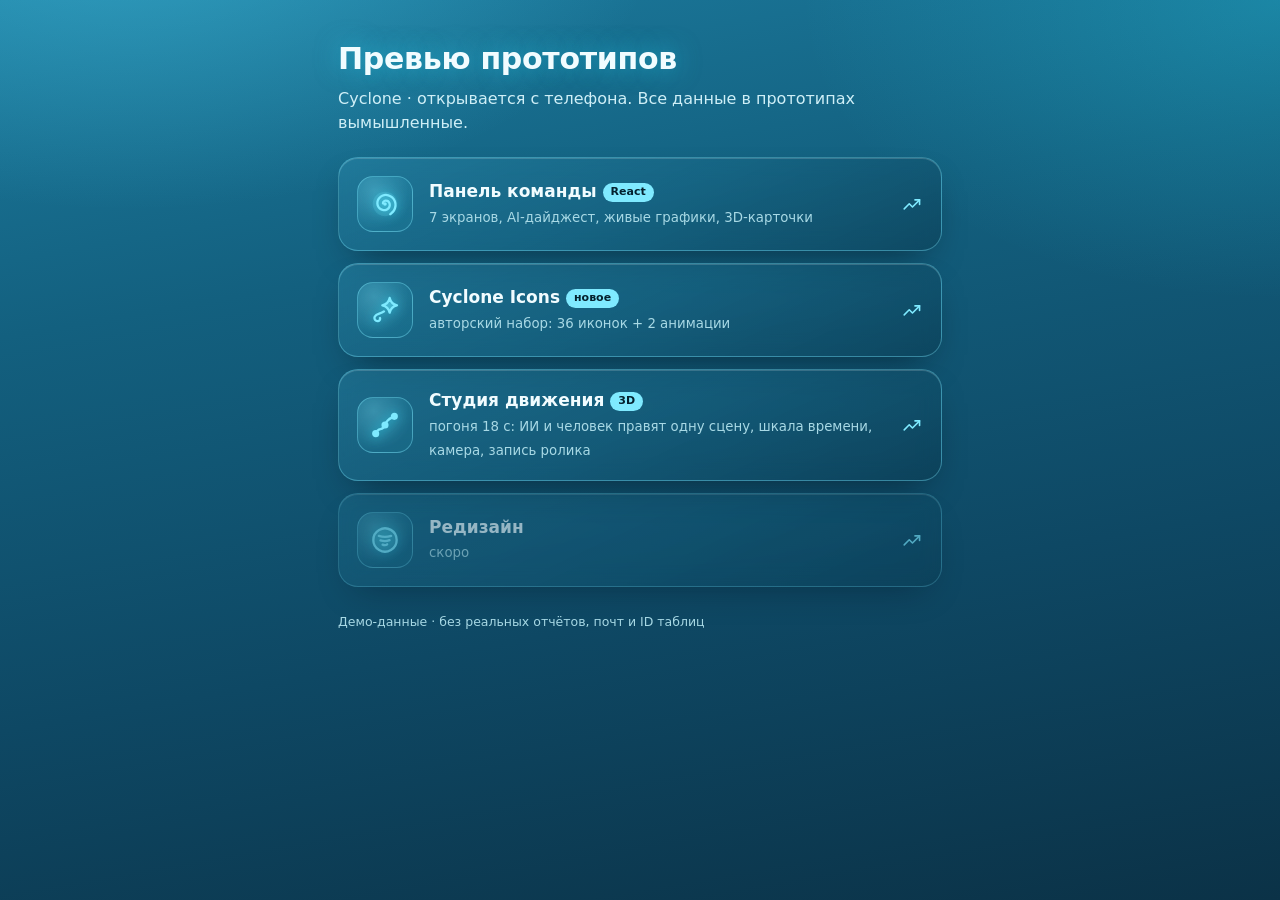
<file: index.html>
<!doctype html><html lang="ru"><head><meta charset="utf-8"><meta name="viewport" content="width=device-width,initial-scale=1,viewport-fit=cover">
<meta name="theme-color" content="#0B3247"><meta name="robots" content="noindex"><link rel="icon" type="image/svg+xml" href="data:image/svg+xml,%3Csvg xmlns='http://www.w3.org/2000/svg' viewBox='0 0 24 24'%3E%3Cdefs%3E%3ClinearGradient id='g' x1='0' y1='0' x2='0' y2='1'%3E%3Cstop offset='0' stop-color='%231C7B9E'/%3E%3Cstop offset='1' stop-color='%230B3247'/%3E%3C/linearGradient%3E%3C/defs%3E%3Crect width='24' height='24' rx='6' fill='url%28%23g%29'/%3E%3Cg class='cy-line' fill='none' stroke='%237FEAFF' stroke-width='2.1' stroke-linecap='round' stroke-linejoin='round'%3E%3Cpath d='M10.5 11.45C10.53 11.31 10.54 10.87 10.68 10.61C10.82 10.34 11.06 10.05 11.35 9.86C11.64 9.67 12.03 9.51 12.42 9.48C12.81 9.45 13.29 9.5 13.69 9.68C14.09 9.85 14.53 10.15 14.83 10.53C15.13 10.91 15.41 11.42 15.51 11.94C15.61 12.46 15.61 13.1 15.45 13.65C15.29 14.21 14.98 14.82 14.55 15.27C14.12 15.72 13.52 16.15 12.88 16.38C12.25 16.6 11.47 16.71 10.76 16.62C10.04 16.52 9.24 16.25 8.61 15.81C7.98 15.38 7.36 14.73 6.97 14.02C6.58 13.31 6.31 12.4 6.28 11.54C6.26 10.68 6.43 9.69 6.82 8.87C7.2 8.05 7.84 7.2 8.59 6.62C9.34 6.03 10.34 5.54 11.32 5.34C12.3 5.15 13.46 5.16 14.47 5.44C15.48 5.72 16.56 6.28 17.37 7.02C18.18 7.75 18.93 8.79 19.34 9.85C19.75 10.92 19.95 12.22 19.84 13.41C19.72 14.59 19.3 15.9 18.64 16.95C17.98 17.99 16.34 19.22 15.88 19.68'/%3E%3Cpath d='M12 12m-1.35 0a1.35 1.35 0 1 0 2.7 0a1.35 1.35 0 1 0 -2.7 0' fill='%237FEAFF' stroke='none'/%3E%3C/g%3E%3C/svg%3E"><title>Cyclone · превью прототипов</title><style>
*{box-sizing:border-box}body{margin:0;min-height:100vh;font:16px/1.5 system-ui,-apple-system,"Segoe UI",Roboto,sans-serif;color:#F1FCFF;
background:radial-gradient(900px 500px at 10% -10%,rgba(76,205,236,.45),transparent 60%),radial-gradient(800px 500px at 100% 0%,rgba(43,223,249,.25),transparent 60%),linear-gradient(170deg,#1C7B9E,#13607F 30%,#0E4864 65%,#0B3247);background-attachment:fixed}
.w{max-width:640px;margin:0 auto;padding:36px 18px 48px}h1{margin:0 0 6px;font-size:30px;letter-spacing:-.01em;text-shadow:0 0 24px rgba(43,223,249,.5)}p{margin:0 0 22px;color:#CFEFF7}
a.c{display:flex;align-items:center;gap:16px;padding:18px;margin:12px 0;border-radius:20px;text-decoration:none;color:inherit;background:linear-gradient(155deg,rgba(64,170,205,.24),rgba(26,104,134,.36) 50%,rgba(9,52,72,.45));
border:1px solid rgba(127,234,255,.35);box-shadow:0 16px 36px -18px rgba(1,16,26,.7),inset 0 1px 0 rgba(255,255,255,.16);backdrop-filter:blur(10px);-webkit-backdrop-filter:blur(10px);transition:transform .25s,box-shadow .25s,border-color .25s}
a.c:hover,a.c:focus-visible{transform:translateY(-3px);border-color:#7FEAFF;box-shadow:0 0 0 1px rgba(127,234,255,.5),0 0 26px rgba(43,223,249,.45)}
.i{display:grid;place-items:center;width:56px;height:56px;flex:none;border-radius:16px;color:#7FEAFF;background:radial-gradient(circle at 30% 25%,rgba(127,234,255,.32),rgba(43,223,249,.05) 70%);border:1px solid rgba(127,234,255,.4)}
svg{width:32px;height:32px;overflow:visible;filter:drop-shadow(0 0 6px rgba(43,223,249,.7))}b{display:block;font-size:17px}small{color:#A8D9E5}.go{margin-left:auto;width:22px;height:22px;color:#7FEAFF;filter:none}
.soon{opacity:.6}.tag{display:inline-block;margin-left:6px;padding:1px 8px;border-radius:999px;font-size:11px;font-weight:700;color:#04212E;background:#7FEAFF;vertical-align:2px}
footer{margin-top:26px;font-size:12.5px;color:#A8D9E5}</style></head><body>
<svg width="0" height="0" style="position:absolute" aria-hidden="true"><symbol id="cy-nav-overview" viewBox="0 0 24 24"><title>Обзор</title><g class="cy-duo"><path d="M21.2 12A9.2 9.2 0 1 1 21.2 11.98Z" fill="currentColor" opacity="0.16"/></g><g class="cy-line" fill="none" stroke="currentColor" stroke-width="1.75" stroke-linecap="round" stroke-linejoin="round"><path d="M10.5 11.45C10.53 11.31 10.54 10.87 10.68 10.61C10.82 10.34 11.06 10.05 11.35 9.86C11.64 9.67 12.03 9.51 12.42 9.48C12.81 9.45 13.29 9.5 13.69 9.68C14.09 9.85 14.53 10.15 14.83 10.53C15.13 10.91 15.41 11.42 15.51 11.94C15.61 12.46 15.61 13.1 15.45 13.65C15.29 14.21 14.98 14.82 14.55 15.27C14.12 15.72 13.52 16.15 12.88 16.38C12.25 16.6 11.47 16.71 10.76 16.62C10.04 16.52 9.24 16.25 8.61 15.81C7.98 15.38 7.36 14.73 6.97 14.02C6.58 13.31 6.31 12.4 6.28 11.54C6.26 10.68 6.43 9.69 6.82 8.87C7.2 8.05 7.84 7.2 8.59 6.62C9.34 6.03 10.34 5.54 11.32 5.34C12.3 5.15 13.46 5.16 14.47 5.44C15.48 5.72 16.56 6.28 17.37 7.02C18.18 7.75 18.93 8.79 19.34 9.85C19.75 10.92 19.95 12.22 19.84 13.41C19.72 14.59 19.3 15.9 18.64 16.95C17.98 17.99 16.34 19.22 15.88 19.68"/><path d="M12 12m-1.35 0a1.35 1.35 0 1 0 2.7 0a1.35 1.35 0 1 0 -2.7 0" fill="currentColor" stroke="none"/></g></symbol><symbol id="cy-nav-ideas" viewBox="0 0 24 24"><title>Идеи дня</title><g class="cy-duo"><path d="M15.5 3Q16.49 7.51 21 8.5Q16.49 9.49 15.5 14Q14.51 9.49 10 8.5Q14.51 7.51 15.5 3Z" fill="currentColor" opacity="0.32"/></g><g class="cy-line" fill="none" stroke="currentColor" stroke-width="1.75" stroke-linecap="round" stroke-linejoin="round"><path d="M15.5 3Q16.49 7.51 21 8.5Q16.49 9.49 15.5 14Q14.51 9.49 10 8.5Q14.51 7.51 15.5 3Z"/><path d="M11.2 13.1C8.6 15.2 5.6 14.6 4.4 16.9C3.5 18.7 4.9 20.6 6.8 20.3C8 20.1 8.6 19 8.2 18"/></g></symbol><symbol id="cy-nav-glm" viewBox="0 0 24 24"><title>GLM и токеномика</title><g class="cy-duo"><path d="M20.75 12A8.75 8.75 0 1 1 20.75 11.98Z" fill="currentColor" opacity="0.16"/></g><g class="cy-line" fill="none" stroke="currentColor" stroke-width="1.75" stroke-linecap="round" stroke-linejoin="round"><path d="M20.75 12A8.75 8.75 0 1 1 20.75 11.98Z"/><path d="M7.4 8.9Q12 10.5 16.6 8.9M8.6 12.3Q12.3 13.5 15.4 12.1M10.2 15.5Q12.4 16.3 13.6 15.2"/></g></symbol><symbol id="cy-metric-trend-up" viewBox="0 0 24 24"><title>Тренд вверх</title><g class="cy-line" fill="none" stroke="currentColor" stroke-width="1.75" stroke-linecap="round" stroke-linejoin="round"><path d="M3.5 17.25L9 11.75L12.5 15.25L20.25 7.5"/><path d="M15.25 7.5H20.25V12.5"/></g></symbol><symbol id="ms-path" viewBox="0 0 24 24"><title>Путь</title><g class="cy-line" fill="none" stroke="currentColor" stroke-width="1.75" stroke-linecap="round" stroke-linejoin="round"><path d="M5 18.5c2-6 5-1 7-6.5s5-5 7-6.5"/><circle cx="5" cy="18.5" r="1.8" fill="currentColor"/><circle cx="12" cy="12" r="1.8" fill="currentColor"/><circle cx="19" cy="5.5" r="1.8" fill="currentColor"/></g></symbol></svg>
<div class="w"><h1>Превью прототипов</h1><p>Cyclone · открывается с телефона. Все данные в прототипах вымышленные.</p>
<a class="c" href="dashboard/"><span class="i"><svg><use href="#cy-nav-overview"/></svg></span><span><b>Панель команды<span class="tag">React</span></b><small>7 экранов, AI-дайджест, живые графики, 3D-карточки</small></span><svg class="go"><use href="#cy-metric-trend-up"/></svg></a>
<a class="c" href="icons/"><span class="i"><svg><use href="#cy-nav-ideas"/></svg></span><span><b>Cyclone Icons<span class="tag">новое</span></b><small>авторский набор: 36 иконок + 2 анимации</small></span><svg class="go"><use href="#cy-metric-trend-up"/></svg></a>
<a class="c" href="motion-studio/"><span class="i"><svg><use href="#ms-path"/></svg></span><span><b>Студия движения<span class="tag">3D</span></b><small>погоня 18 с: ИИ и человек правят одну сцену, шкала времени, камера, запись ролика</small></span><svg class="go"><use href="#cy-metric-trend-up"/></svg></a>
<a class="c soon" href="redesign/"><span class="i"><svg><use href="#cy-nav-glm"/></svg></span><span><b>Редизайн</b><small>скоро</small></span><svg class="go"><use href="#cy-metric-trend-up"/></svg></a>
<footer>Демо-данные · без реальных отчётов, почт и ID таблиц</footer></div></body></html>
</file>
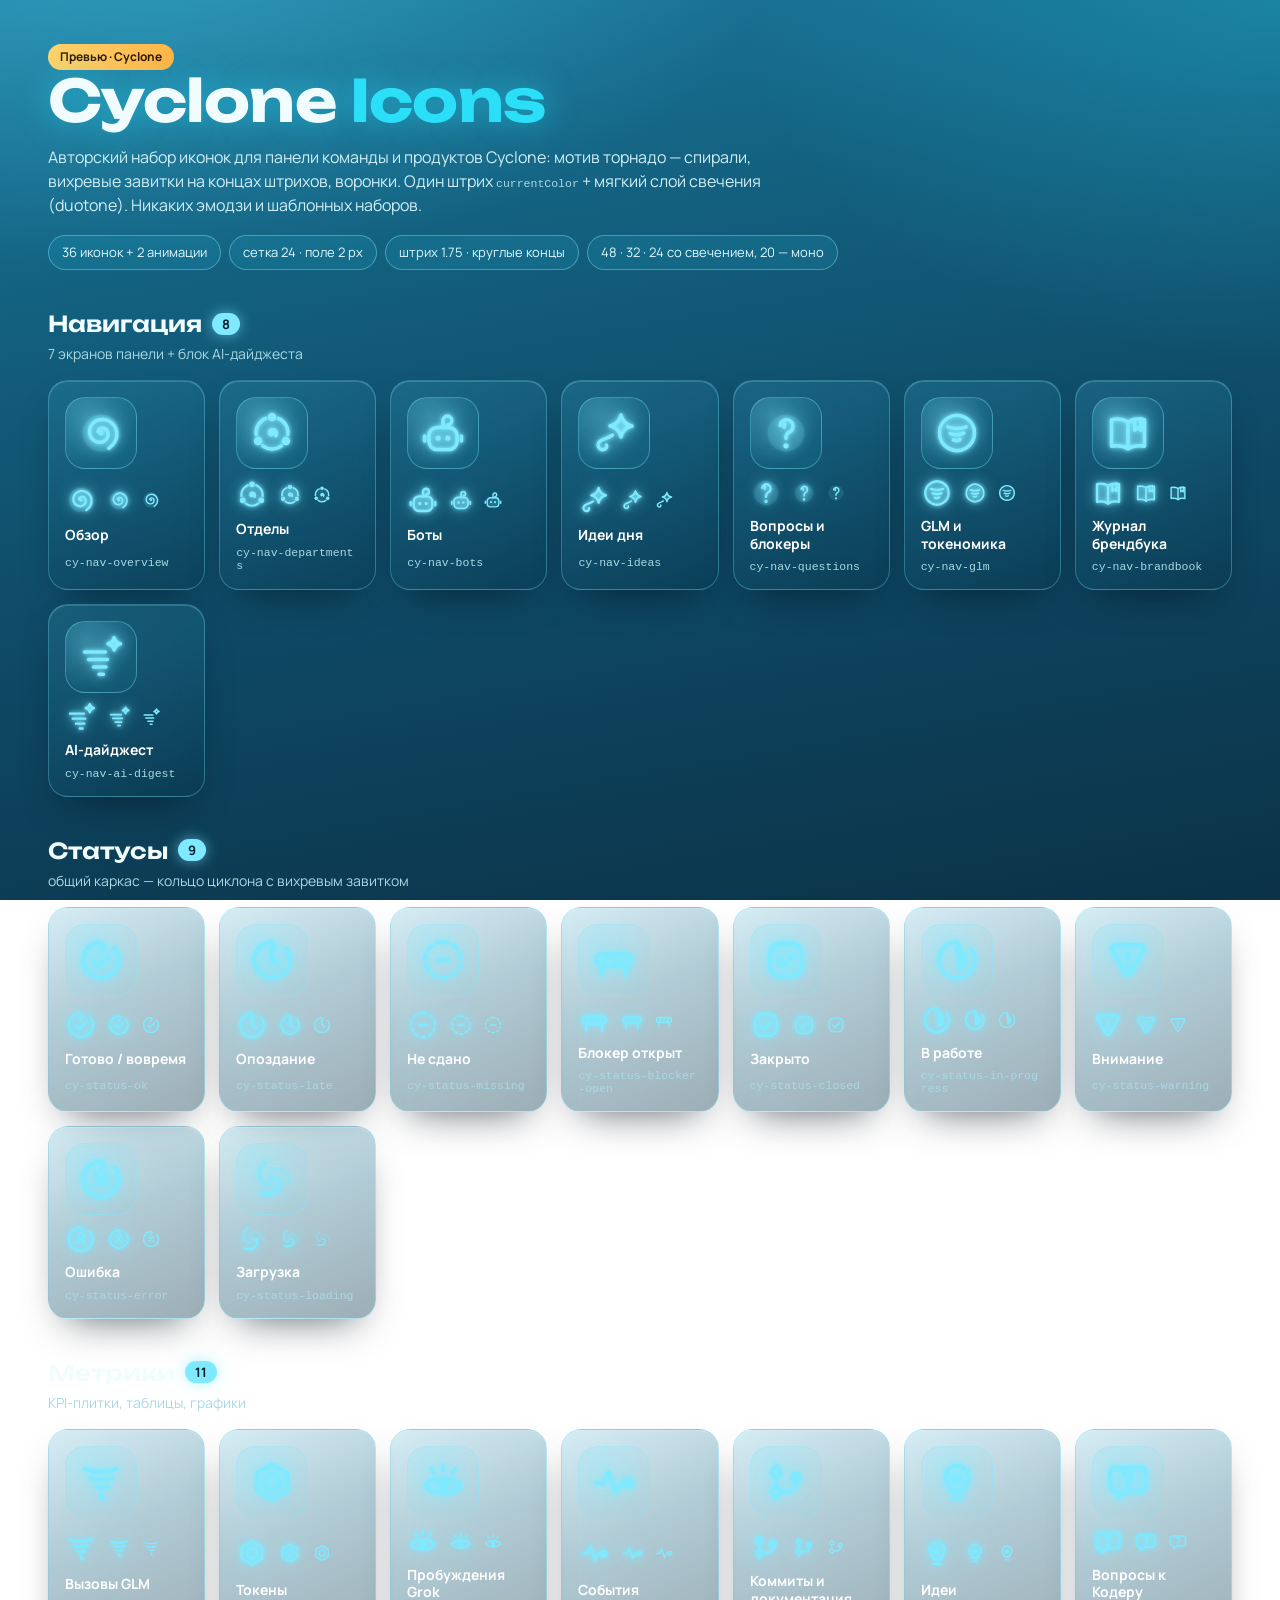
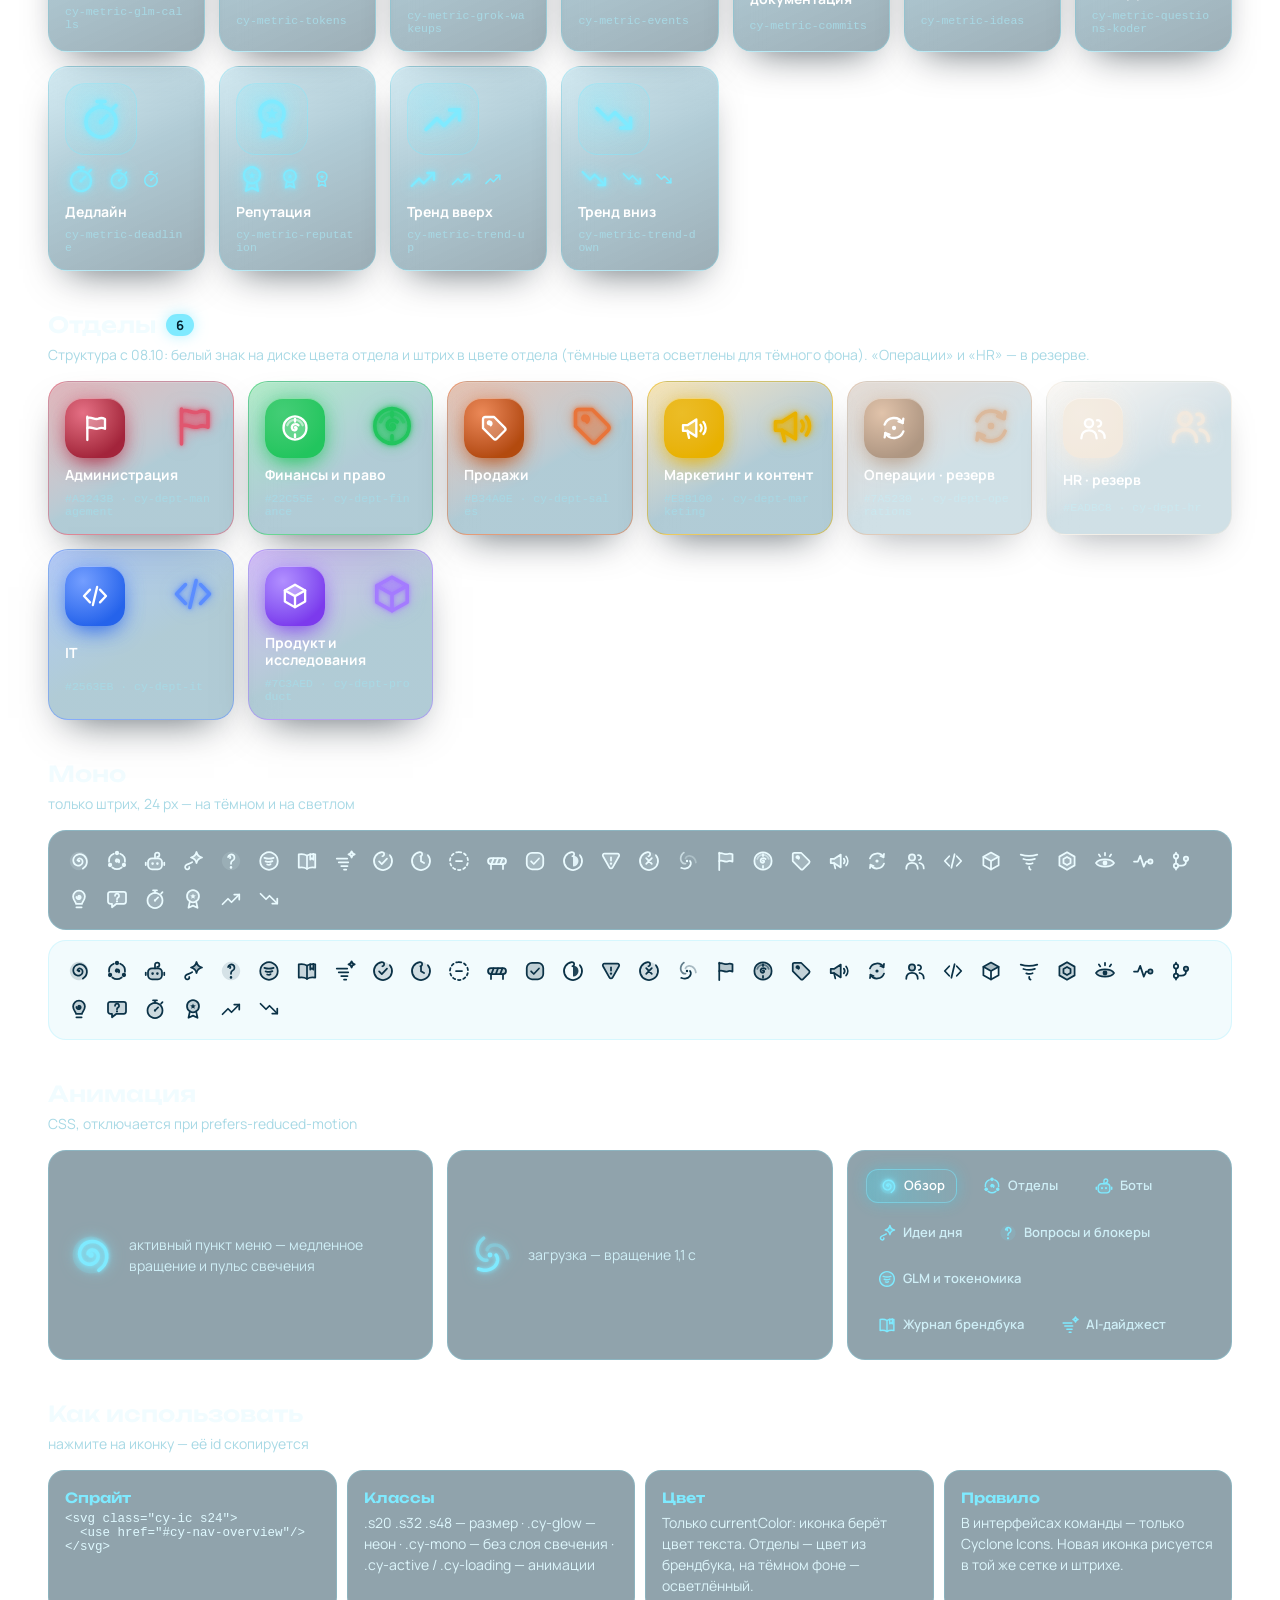
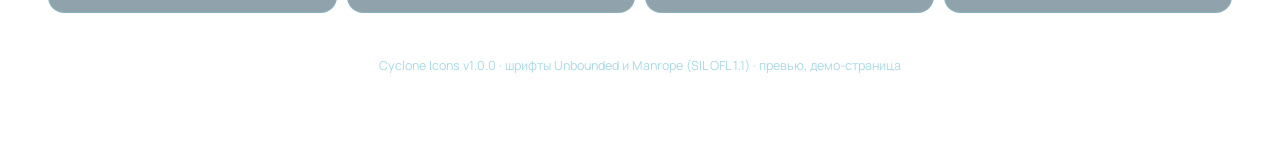
<file: icons/index.html>
<!doctype html><html lang="ru"><head><meta charset="utf-8"><meta name="viewport" content="width=device-width,initial-scale=1,viewport-fit=cover">
<meta name="theme-color" content="#0B3247"><meta name="robots" content="noindex"><link rel="icon" type="image/svg+xml" href="data:image/svg+xml,%3Csvg xmlns='http://www.w3.org/2000/svg' viewBox='0 0 24 24'%3E%3Cdefs%3E%3ClinearGradient id='g' x1='0' y1='0' x2='0' y2='1'%3E%3Cstop offset='0' stop-color='%231C7B9E'/%3E%3Cstop offset='1' stop-color='%230B3247'/%3E%3C/linearGradient%3E%3C/defs%3E%3Crect width='24' height='24' rx='6' fill='url%28%23g%29'/%3E%3Cg class='cy-line' fill='none' stroke='%237FEAFF' stroke-width='2.1' stroke-linecap='round' stroke-linejoin='round'%3E%3Cpath d='M10.5 11.45C10.53 11.31 10.54 10.87 10.68 10.61C10.82 10.34 11.06 10.05 11.35 9.86C11.64 9.67 12.03 9.51 12.42 9.48C12.81 9.45 13.29 9.5 13.69 9.68C14.09 9.85 14.53 10.15 14.83 10.53C15.13 10.91 15.41 11.42 15.51 11.94C15.61 12.46 15.61 13.1 15.45 13.65C15.29 14.21 14.98 14.82 14.55 15.27C14.12 15.72 13.52 16.15 12.88 16.38C12.25 16.6 11.47 16.71 10.76 16.62C10.04 16.52 9.24 16.25 8.61 15.81C7.98 15.38 7.36 14.73 6.97 14.02C6.58 13.31 6.31 12.4 6.28 11.54C6.26 10.68 6.43 9.69 6.82 8.87C7.2 8.05 7.84 7.2 8.59 6.62C9.34 6.03 10.34 5.54 11.32 5.34C12.3 5.15 13.46 5.16 14.47 5.44C15.48 5.72 16.56 6.28 17.37 7.02C18.18 7.75 18.93 8.79 19.34 9.85C19.75 10.92 19.95 12.22 19.84 13.41C19.72 14.59 19.3 15.9 18.64 16.95C17.98 17.99 16.34 19.22 15.88 19.68'/%3E%3Cpath d='M12 12m-1.35 0a1.35 1.35 0 1 0 2.7 0a1.35 1.35 0 1 0 -2.7 0' fill='%237FEAFF' stroke='none'/%3E%3C/g%3E%3C/svg%3E"><title>Cyclone Icons · авторский набор</title><style>
@font-face{font-family:Unbounded;src:url([data-uri]) format("woff2");font-weight:200 900;font-display:swap}
@font-face{font-family:Manrope;src:url([data-uri]) format("woff2");font-weight:200 800;font-display:swap}
*{box-sizing:border-box}html,body{margin:0}
body{font:15px/1.5 Manrope,system-ui,sans-serif;color:#F1FCFF;min-height:100vh;overflow-x:hidden;
background:radial-gradient(1100px 600px at 10% -10%,rgba(76,205,236,.42),transparent 60%),radial-gradient(900px 600px at 100% 0%,rgba(43,223,249,.24),transparent 60%),linear-gradient(170deg,#1C7B9E 0%,#13607F 28%,#0E4864 60%,#0B3247 100%);background-attachment:fixed}
.wrap{max-width:1240px;margin:0 auto;padding:44px 28px 60px}
h1{font:700 clamp(34px,6vw,58px)/1.05 Unbounded,sans-serif;margin:0;letter-spacing:-.01em;text-shadow:0 0 30px rgba(43,223,249,.5)}h1 b{color:#2BDFF9}
.lead{max-width:760px;color:#CFEFF7;font-size:16px;margin:14px 0 18px}
.demo{display:inline-flex;align-items:center;gap:6px;padding:4px 12px;border-radius:999px;font-weight:700;font-size:12px;color:#2A1B00;background:linear-gradient(90deg,#FFD36B,#FFB547)}
.spec{display:flex;flex-wrap:wrap;gap:8px;margin-top:14px}.spec span{padding:7px 13px;border-radius:999px;border:1px solid rgba(127,234,255,.4);background:rgba(43,223,249,.10);font-size:13px;color:#DFF9FF}
section{margin-top:40px}h2{display:flex;align-items:center;gap:10px;margin:0;font:600 22px Unbounded,sans-serif}h2 em{font:700 13px Manrope;font-style:normal;padding:2px 10px;border-radius:999px;color:#04212E;background:#7FEAFF;box-shadow:0 0 14px rgba(127,234,255,.6)}
.sub{margin:6px 0 16px;color:#A8D9E5;font-size:14px}
.cells{display:grid;gap:14px;grid-template-columns:repeat(auto-fill,minmax(150px,1fr))}
.cell,.dcell{all:unset;box-sizing:border-box;cursor:pointer;display:grid;gap:8px;justify-items:start;padding:16px;border-radius:20px;color:#7FEAFF;position:relative;
background:linear-gradient(155deg,rgba(64,170,205,.22),rgba(26,104,134,.34) 45%,rgba(9,52,72,.4));border:1px solid rgba(127,234,255,.3);
box-shadow:0 18px 40px -20px rgba(1,16,26,.7),inset 0 1px 0 rgba(255,255,255,.16);backdrop-filter:blur(14px);-webkit-backdrop-filter:blur(14px);
transition:transform .3s cubic-bezier(.2,.8,.2,1),box-shadow .3s,border-color .3s;animation:rise .6s cubic-bezier(.2,.8,.2,1) both;animation-delay:calc(var(--i)*40ms)}
.cell:hover,.cell:focus-visible,.dcell:hover,.dcell:focus-visible{transform:translateY(-4px);border-color:rgba(127,234,255,.8);box-shadow:0 0 0 1px rgba(127,234,255,.5),0 0 26px rgba(43,223,249,.45)}
@keyframes rise{from{opacity:0;transform:translateY(14px)}}
.big{display:grid;place-items:center;width:72px;height:72px;border-radius:20px;background:radial-gradient(circle at 30% 25%,rgba(127,234,255,.30),rgba(43,223,249,.05) 70%);border:1px solid rgba(127,234,255,.35)}
.sizes{display:flex;align-items:center;gap:10px}.cell b,.dcell b{color:#fff;font-size:14px;line-height:1.25}code{font:11.5px ui-monospace,Menlo,Consolas,monospace;color:#A8D9E5;word-break:break-all}
.dcells{display:grid;gap:14px;grid-template-columns:repeat(auto-fill,minmax(180px,1fr))}
.dcell{background:linear-gradient(150deg,color-mix(in srgb,var(--c) 34%,transparent),rgba(26,104,134,.34) 55%);border-color:color-mix(in srgb,var(--l) 50%,transparent);color:var(--l)}
.dcell:hover{border-color:var(--l);box-shadow:0 0 0 1px var(--l),0 0 26px color-mix(in srgb,var(--l) 50%,transparent)}
.dcell.reserve{opacity:.6}
.disc{display:grid;place-items:center;width:60px;height:60px;border-radius:18px;color:#fff;background:radial-gradient(circle at 30% 25%,color-mix(in srgb,var(--l) 85%,#fff 15%),var(--c) 75%);box-shadow:0 10px 24px -8px var(--c),0 0 20px color-mix(in srgb,var(--l) 45%,transparent),inset 0 1px 0 rgba(255,255,255,.4)}
.tint{position:absolute;right:16px;top:20px}
.mono{display:flex;flex-wrap:wrap;gap:14px;padding:18px;border-radius:18px;background:rgba(9,52,72,.45);border:1px solid rgba(127,234,255,.25);color:#EAFBFF}
.mono.light{background:#F2FBFD;color:#0B3247;margin-top:10px}
.anim{display:grid;gap:14px;grid-template-columns:repeat(auto-fit,minmax(260px,1fr))}.anim>div{display:flex;align-items:center;gap:14px;padding:18px;border-radius:18px;background:rgba(9,52,72,.45);border:1px solid rgba(127,234,255,.25);color:#7FEAFF}
.anim span.t{color:#CFEFF7;font-size:14px}.navd{display:flex;flex-wrap:wrap;gap:6px}.nd{display:inline-flex;align-items:center;gap:6px;padding:6px 11px;border-radius:12px;font-size:13px;font-weight:600;color:#CFEFF7}.nd .cy-ic{color:#7FEAFF}
.nd.on{color:#fff;background:linear-gradient(90deg,rgba(43,223,249,.28),rgba(43,223,249,.06));border:1px solid rgba(127,234,255,.5);box-shadow:0 0 16px rgba(43,223,249,.3)}
.rules{display:grid;gap:10px;grid-template-columns:repeat(auto-fit,minmax(240px,1fr))}.rules div{padding:16px;border-radius:16px;background:rgba(9,52,72,.45);border:1px solid rgba(127,234,255,.22);font-size:14px;color:#DDF6FC}.rules b{display:block;color:#7FEAFF;margin-bottom:4px;font-family:Unbounded;font-weight:600;font-size:14px}
pre{margin:0;white-space:pre-wrap;font:12.5px ui-monospace,Menlo,Consolas,monospace;color:#DFF9FF}
.toast{position:fixed;left:50%;bottom:24px;transform:translateX(-50%) translateY(30px);opacity:0;padding:10px 16px;border-radius:12px;background:rgba(7,35,51,.94);border:1px solid #7FEAFF;color:#fff;font-size:13px;transition:.3s;pointer-events:none;z-index:9}.toast.on{opacity:1;transform:translateX(-50%)}
footer{margin-top:44px;color:#A8D9E5;font-size:12.5px;text-align:center}
.cy-ic{width:24px;height:24px;flex:none;overflow:visible}.cy-ic.s20{width:20px;height:20px}.cy-ic.s32{width:32px;height:32px}.cy-ic.s48{width:48px;height:48px}
.cy-mono .cy-duo{display:none}.cy-glow{filter:drop-shadow(0 0 2px currentColor) drop-shadow(0 0 7px color-mix(in srgb,currentColor 55%,transparent))}
@keyframes cy-spin{to{transform:rotate(360deg)}}@keyframes cy-pulse{0%,100%{filter:drop-shadow(0 0 2px currentColor) drop-shadow(0 0 5px color-mix(in srgb,currentColor 40%,transparent))}50%{filter:drop-shadow(0 0 3px currentColor) drop-shadow(0 0 12px color-mix(in srgb,currentColor 75%,transparent))}}
.cy-loading{animation:cy-spin 1.1s linear infinite;transform-origin:50% 50%}.cy-active{animation:cy-pulse 2.6s ease-in-out infinite}.cy-active .cy-line{transform-origin:12px 12px;transform-box:view-box;animation:cy-spin 14s linear infinite}
@media (max-width:600px){.wrap{padding:28px 16px 48px}.cells{grid-template-columns:repeat(2,minmax(0,1fr));gap:10px}.dcells{grid-template-columns:repeat(2,minmax(0,1fr));gap:10px}.cell,.dcell{padding:12px}.big{width:60px;height:60px}.tint{display:none}body{background-attachment:scroll}.cell,.dcell{backdrop-filter:blur(8px);-webkit-backdrop-filter:blur(8px)}}
@media (prefers-reduced-motion:reduce){*{animation:none!important;transition:none!important}}
</style></head><body><svg xmlns="http://www.w3.org/2000/svg" width="0" height="0" style="position:absolute">
<symbol id="cy-nav-overview" viewBox="0 0 24 24"><title>Обзор</title><g class="cy-duo"><path d="M21.2 12A9.2 9.2 0 1 1 21.2 11.98Z" fill="currentColor" opacity="0.16"/></g><g class="cy-line" fill="none" stroke="currentColor" stroke-width="1.75" stroke-linecap="round" stroke-linejoin="round"><path d="M10.5 11.45C10.53 11.31 10.54 10.87 10.68 10.61C10.82 10.34 11.06 10.05 11.35 9.86C11.64 9.67 12.03 9.51 12.42 9.48C12.81 9.45 13.29 9.5 13.69 9.68C14.09 9.85 14.53 10.15 14.83 10.53C15.13 10.91 15.41 11.42 15.51 11.94C15.61 12.46 15.61 13.1 15.45 13.65C15.29 14.21 14.98 14.82 14.55 15.27C14.12 15.72 13.52 16.15 12.88 16.38C12.25 16.6 11.47 16.71 10.76 16.62C10.04 16.52 9.24 16.25 8.61 15.81C7.98 15.38 7.36 14.73 6.97 14.02C6.58 13.31 6.31 12.4 6.28 11.54C6.26 10.68 6.43 9.69 6.82 8.87C7.2 8.05 7.84 7.2 8.59 6.62C9.34 6.03 10.34 5.54 11.32 5.34C12.3 5.15 13.46 5.16 14.47 5.44C15.48 5.72 16.56 6.28 17.37 7.02C18.18 7.75 18.93 8.79 19.34 9.85C19.75 10.92 19.95 12.22 19.84 13.41C19.72 14.59 19.3 15.9 18.64 16.95C17.98 17.99 16.34 19.22 15.88 19.68"/><path d="M12 12m-1.35 0a1.35 1.35 0 1 0 2.7 0a1.35 1.35 0 1 0 -2.7 0" fill="currentColor" stroke="none"/></g></symbol>
<symbol id="cy-nav-departments" viewBox="0 0 24 24"><title>Отделы</title><g class="cy-duo"><path d="M20 12A8 8 0 1 1 20 11.99Z" fill="currentColor" opacity="0.12"/></g><g class="cy-line" fill="none" stroke="currentColor" stroke-width="1.75" stroke-linecap="round" stroke-linejoin="round"><path d="M15.25 4.69A8 8 0 0 1 19.96 12.84"/><path d="M16.7 18.47A8 8 0 0 1 7.3 18.47"/><path d="M4.04 12.84A8 8 0 0 1 8.75 4.69"/><path d="M12 4m-2.15 0a2.15 2.15 0 1 0 4.3 0a2.15 2.15 0 1 0 -4.3 0" fill="currentColor" stroke="none"/><path d="M18.93 16m-2.15 0a2.15 2.15 0 1 0 4.3 0a2.15 2.15 0 1 0 -4.3 0" fill="currentColor" stroke="none"/><path d="M5.07 16m-2.15 0a2.15 2.15 0 1 0 4.3 0a2.15 2.15 0 1 0 -4.3 0" fill="currentColor" stroke="none"/><path d="M12.3 12C12.32 12.04 12.39 12.13 12.4 12.21C12.4 12.3 12.39 12.41 12.33 12.5C12.28 12.59 12.18 12.69 12.07 12.75C11.95 12.8 11.79 12.84 11.65 12.83C11.5 12.81 11.32 12.76 11.18 12.65C11.04 12.55 10.9 12.39 10.82 12.21C10.74 12.04 10.69 11.8 10.72 11.58C10.74 11.37 10.82 11.11 10.96 10.92C11.1 10.72 11.32 10.52 11.56 10.41C11.8 10.3 12.11 10.22 12.4 10.25C12.69 10.27 13.02 10.36 13.28 10.53C13.54 10.7 13.81 10.97 13.97 11.26C14.12 11.56 14.23 11.94 14.23 12.3C14.23 12.66 13.99 13.23 13.94 13.41"/></g></symbol>
<symbol id="cy-nav-bots" viewBox="0 0 24 24"><title>Боты</title><g class="cy-duo"><path d="M9 9.25H15A4 4 0 0 1 19 13.25V16.25A4 4 0 0 1 15 20.25H9A4 4 0 0 1 5 16.25V13.25A4 4 0 0 1 9 9.25Z" fill="currentColor" opacity="0.2"/></g><g class="cy-line" fill="none" stroke="currentColor" stroke-width="1.75" stroke-linecap="round" stroke-linejoin="round"><path d="M9 9.25H15A4 4 0 0 1 19 13.25V16.25A4 4 0 0 1 15 20.25H9A4 4 0 0 1 5 16.25V13.25A4 4 0 0 1 9 9.25Z"/><path d="M12 9.25V5.75A2.2 2.2 0 1 1 14.2 7.95"/><path d="M2.75 13.5V16M21.25 13.5V16"/><path d="M9.6 14.6m-1.3 0a1.3 1.3 0 1 0 2.6 0a1.3 1.3 0 1 0 -2.6 0" fill="currentColor" stroke="none"/><path d="M14.4 14.6m-1.3 0a1.3 1.3 0 1 0 2.6 0a1.3 1.3 0 1 0 -2.6 0" fill="currentColor" stroke="none"/></g></symbol>
<symbol id="cy-nav-ideas" viewBox="0 0 24 24"><title>Идеи дня</title><g class="cy-duo"><path d="M15.5 3Q16.49 7.51 21 8.5Q16.49 9.49 15.5 14Q14.51 9.49 10 8.5Q14.51 7.51 15.5 3Z" fill="currentColor" opacity="0.32"/></g><g class="cy-line" fill="none" stroke="currentColor" stroke-width="1.75" stroke-linecap="round" stroke-linejoin="round"><path d="M15.5 3Q16.49 7.51 21 8.5Q16.49 9.49 15.5 14Q14.51 9.49 10 8.5Q14.51 7.51 15.5 3Z"/><path d="M11.2 13.1C8.6 15.2 5.6 14.6 4.4 16.9C3.5 18.7 4.9 20.6 6.8 20.3C8 20.1 8.6 19 8.2 18"/></g></symbol>
<symbol id="cy-nav-questions" viewBox="0 0 24 24"><title>Вопросы и блокеры</title><g class="cy-duo"><path d="M21.2 12A9.2 9.2 0 1 1 21.2 11.98Z" fill="currentColor" opacity="0.12"/></g><g class="cy-line" fill="none" stroke="currentColor" stroke-width="1.75" stroke-linecap="round" stroke-linejoin="round"><path d="M11 9.1A1.15 1.15 0 1 0 9.1 8.2A3.2 3.2 0 1 1 13.6 11.55C12.6 12.1 12 12.8 12 14.2V14.8"/><path d="M12 18.4m-1.3 0a1.3 1.3 0 1 0 2.6 0a1.3 1.3 0 1 0 -2.6 0" fill="currentColor" stroke="none"/></g></symbol>
<symbol id="cy-nav-glm" viewBox="0 0 24 24"><title>GLM и токеномика</title><g class="cy-duo"><path d="M20.75 12A8.75 8.75 0 1 1 20.75 11.98Z" fill="currentColor" opacity="0.16"/></g><g class="cy-line" fill="none" stroke="currentColor" stroke-width="1.75" stroke-linecap="round" stroke-linejoin="round"><path d="M20.75 12A8.75 8.75 0 1 1 20.75 11.98Z"/><path d="M7.4 8.9Q12 10.5 16.6 8.9M8.6 12.3Q12.3 13.5 15.4 12.1M10.2 15.5Q12.4 16.3 13.6 15.2"/></g></symbol>
<symbol id="cy-nav-brandbook" viewBox="0 0 24 24"><title>Журнал брендбука</title><g class="cy-duo"><path d="M12 6.6C9.7 5 6.9 4.7 3.75 5.3V18.6C6.9 18 9.7 18.3 12 19.9C14.3 18.3 17.1 18 20.25 18.6V5.3C17.1 4.7 14.3 5 12 6.6Z" fill="currentColor" opacity="0.18"/></g><g class="cy-line" fill="none" stroke="currentColor" stroke-width="1.75" stroke-linecap="round" stroke-linejoin="round"><path d="M12 6.6C9.7 5 6.9 4.7 3.75 5.3V18.6C6.9 18 9.7 18.3 12 19.9C14.3 18.3 17.1 18 20.25 18.6V5.3C17.1 4.7 14.3 5 12 6.6Z"/><path d="M12 6.6V19.9"/><path d="M15.25 5.1V10.6L16.85 9.3L18.45 10.6V4.9"/></g></symbol>
<symbol id="cy-nav-ai-digest" viewBox="0 0 24 24"><title>AI-дайджест</title><g class="cy-duo"><path d="M18.6 2.3Q19.16 4.84 21.7 5.4Q19.16 5.96 18.6 8.5Q18.04 5.96 15.5 5.4Q18.04 4.84 18.6 2.3Z" fill="currentColor" opacity="0.35"/></g><g class="cy-line" fill="none" stroke="currentColor" stroke-width="1.75" stroke-linecap="round" stroke-linejoin="round"><path d="M18.6 2.3Q19.16 4.84 21.7 5.4Q19.16 5.96 18.6 8.5Q18.04 5.96 15.5 5.4Q18.04 4.84 18.6 2.3Z"/><path d="M3.75 9.5H14.25M5.75 13.25H15.25M8.25 17H14.5M11 20.6H13.25"/></g></symbol>
<symbol id="cy-status-ok" viewBox="0 0 24 24"><title>Готово / вовремя</title><g class="cy-duo"><path d="M21 12A9 9 0 1 1 21 11.98Z" fill="currentColor" opacity="0.14"/></g><g class="cy-line" fill="none" stroke="currentColor" stroke-width="1.75" stroke-linecap="round" stroke-linejoin="round"><path d="M18.89 6.21A9 9 0 1 1 10.75 3.09A2.1 2.1 0 0 1 11.33 7.25"/><path d="M8.1 12.4L10.8 15.1L16 9.6"/></g></symbol>
<symbol id="cy-status-late" viewBox="0 0 24 24"><title>Опоздание</title><g class="cy-duo"><path d="M21 12A9 9 0 1 1 21 11.98Z" fill="currentColor" opacity="0.14"/></g><g class="cy-line" fill="none" stroke="currentColor" stroke-width="1.75" stroke-linecap="round" stroke-linejoin="round"><path d="M18.89 6.21A9 9 0 1 1 10.75 3.09A2.1 2.1 0 0 1 11.33 7.25"/><path d="M12 7.6V12.2L15.1 14.1"/></g></symbol>
<symbol id="cy-status-missing" viewBox="0 0 24 24"><title>Не сдано</title><g class="cy-line" fill="none" stroke="currentColor" stroke-width="1.75" stroke-linecap="round" stroke-linejoin="round"><path d="M12 3A9 9 0 1 1 11.98 3" stroke-dasharray="2.4 2.9"/><path d="M9 12H15"/></g></symbol>
<symbol id="cy-status-blocker-open" viewBox="0 0 24 24"><title>Блокер открыт</title><g class="cy-duo"><path d="M6 9H18A3 3 0 0 1 21 12A3 3 0 0 1 18 15H6A3 3 0 0 1 3 12A3 3 0 0 1 6 9Z" fill="currentColor" opacity="0.22"/></g><g class="cy-line" fill="none" stroke="currentColor" stroke-width="1.75" stroke-linecap="round" stroke-linejoin="round"><path d="M6 9H18A3 3 0 0 1 21 12A3 3 0 0 1 18 15H6A3 3 0 0 1 3 12A3 3 0 0 1 6 9Z"/><path d="M8.6 9.4L6.6 14.6M13 9.4L11 14.6M17.4 9.4L15.4 14.6"/><path d="M6 15V20M18 15V20"/></g></symbol>
<symbol id="cy-status-closed" viewBox="0 0 24 24"><title>Закрыто</title><g class="cy-duo"><path d="M9 3.75H15A5.25 5.25 0 0 1 20.25 9V15A5.25 5.25 0 0 1 15 20.25H9A5.25 5.25 0 0 1 3.75 15V9A5.25 5.25 0 0 1 9 3.75Z" fill="currentColor" opacity="0.22"/></g><g class="cy-line" fill="none" stroke="currentColor" stroke-width="1.75" stroke-linecap="round" stroke-linejoin="round"><path d="M9 3.75H15A5.25 5.25 0 0 1 20.25 9V15A5.25 5.25 0 0 1 15 20.25H9A5.25 5.25 0 0 1 3.75 15V9A5.25 5.25 0 0 1 9 3.75Z"/><path d="M8.1 12.3L10.8 15L16 9.5"/></g></symbol>
<symbol id="cy-status-in-progress" viewBox="0 0 24 24"><title>В работе</title><g class="cy-line" fill="none" stroke="currentColor" stroke-width="1.75" stroke-linecap="round" stroke-linejoin="round"><path d="M18.89 6.21A9 9 0 1 1 10.75 3.09A2.1 2.1 0 0 1 11.33 7.25"/><path d="M12 12V6.5A5.5 5.5 0 0 1 12 17.5Z" fill="currentColor" stroke="none" opacity="0.9"/></g></symbol>
<symbol id="cy-status-warning" viewBox="0 0 24 24"><title>Внимание</title><g class="cy-duo"><path d="M5.6 4.5H18.4A1.8 1.8 0 0 1 19.95 7.2L13.55 18.6A1.8 1.8 0 0 1 10.45 18.6L4.05 7.2A1.8 1.8 0 0 1 5.6 4.5Z" fill="currentColor" opacity="0.2"/></g><g class="cy-line" fill="none" stroke="currentColor" stroke-width="1.75" stroke-linecap="round" stroke-linejoin="round"><path d="M5.6 4.5H18.4A1.8 1.8 0 0 1 19.95 7.2L13.55 18.6A1.8 1.8 0 0 1 10.45 18.6L4.05 7.2A1.8 1.8 0 0 1 5.6 4.5Z"/><path d="M12 8.3V11.6"/><path d="M12 14.6m-1.2 0a1.2 1.2 0 1 0 2.4 0a1.2 1.2 0 1 0 -2.4 0" fill="currentColor" stroke="none"/></g></symbol>
<symbol id="cy-status-error" viewBox="0 0 24 24"><title>Ошибка</title><g class="cy-duo"><path d="M21 12A9 9 0 1 1 21 11.98Z" fill="currentColor" opacity="0.14"/></g><g class="cy-line" fill="none" stroke="currentColor" stroke-width="1.75" stroke-linecap="round" stroke-linejoin="round"><path d="M18.89 6.21A9 9 0 1 1 10.75 3.09A2.1 2.1 0 0 1 11.33 7.25"/><path d="M9.2 9.2L14.8 14.8M14.8 9.2L9.2 14.8"/></g></symbol>
<symbol id="cy-status-loading" viewBox="0 0 24 24"><title>Загрузка</title><g class="cy-line" fill="none" stroke="currentColor" stroke-width="1.75" stroke-linecap="round" stroke-linejoin="round"><path d="M15 12C15.08 12.13 15.38 12.5 15.51 12.81C15.64 13.11 15.74 13.47 15.78 13.84C15.82 14.2 15.81 14.61 15.74 15.01C15.66 15.41 15.53 15.84 15.34 16.25C15.14 16.65 14.88 17.06 14.55 17.43C14.23 17.8 13.84 18.15 13.4 18.45C12.96 18.75 12.45 19.01 11.91 19.2C11.37 19.39 10.77 19.53 10.16 19.58C9.54 19.63 8.88 19.62 8.23 19.51C7.58 19.4 6.59 19.03 6.26 18.93" opacity="1"/><path d="M10.5 14.6C10.34 14.6 9.88 14.68 9.55 14.63C9.22 14.59 8.86 14.5 8.52 14.35C8.18 14.2 7.83 13.99 7.52 13.73C7.21 13.47 6.9 13.14 6.65 12.77C6.4 12.39 6.18 11.96 6.02 11.5C5.86 11.03 5.75 10.52 5.71 9.99C5.68 9.46 5.7 8.88 5.81 8.32C5.92 7.76 6.1 7.17 6.36 6.61C6.62 6.06 6.96 5.49 7.38 4.98C7.8 4.48 8.62 3.8 8.86 3.56" opacity="0.62"/><path d="M10.5 9.4C10.57 9.26 10.74 8.82 10.95 8.56C11.15 8.29 11.4 8.03 11.7 7.81C12 7.59 12.36 7.39 12.74 7.26C13.13 7.12 13.56 7.02 14.01 6.99C14.46 6.96 14.94 6.98 15.42 7.07C15.9 7.17 16.41 7.33 16.89 7.56C17.36 7.8 17.85 8.1 18.28 8.48C18.71 8.85 19.13 9.3 19.49 9.81C19.84 10.31 20.15 10.89 20.39 11.51C20.62 12.12 20.79 13.17 20.87 13.5" opacity="0.32"/><path d="M12 12m-1.2 0a1.2 1.2 0 1 0 2.4 0a1.2 1.2 0 1 0 -2.4 0" fill="currentColor" stroke="none"/></g></symbol>
<symbol id="cy-dept-management" viewBox="0 0 24 24"><title>Управление</title><g class="cy-duo"><path d="M6.25 4.6C9.2 3.1 11.7 6.2 14.6 5C16.4 4.2 17.8 4.4 19.5 5.2V12.6C17.8 11.8 16.4 11.6 14.6 12.4C11.7 13.6 9.2 10.5 6.25 12" fill="currentColor" opacity="0.26"/></g><g class="cy-line" fill="none" stroke="currentColor" stroke-width="1.75" stroke-linecap="round" stroke-linejoin="round"><path d="M6.25 4.6C9.2 3.1 11.7 6.2 14.6 5C16.4 4.2 17.8 4.4 19.5 5.2V12.6C17.8 11.8 16.4 11.6 14.6 12.4C11.7 13.6 9.2 10.5 6.25 12"/><path d="M6.25 21V3.5"/></g></symbol>
<symbol id="cy-dept-finance" viewBox="0 0 24 24"><title>Финансы</title><g class="cy-duo"><path d="M20.6 12A8.6 8.6 0 1 1 20.6 11.98Z" fill="currentColor" opacity="0.24"/></g><g class="cy-line" fill="none" stroke="currentColor" stroke-width="1.75" stroke-linecap="round" stroke-linejoin="round"><path d="M20.6 12A8.6 8.6 0 1 1 20.6 11.98Z"/><path d="M6.27 9.91A6.1 6.1 0 0 1 17.73 9.91" opacity="0.55"/><path d="M11.88 11.67C11.91 11.64 11.96 11.53 12.04 11.49C12.11 11.44 12.21 11.4 12.32 11.4C12.42 11.4 12.55 11.42 12.66 11.48C12.77 11.54 12.89 11.64 12.98 11.76C13.06 11.88 13.13 12.04 13.15 12.2C13.17 12.37 13.17 12.57 13.11 12.75C13.05 12.92 12.94 13.12 12.79 13.27C12.65 13.42 12.45 13.56 12.23 13.64C12.02 13.73 11.75 13.77 11.5 13.75C11.25 13.73 10.96 13.66 10.72 13.52C10.48 13.39 10.24 13.18 10.07 12.94C9.89 12.7 9.75 12.39 9.68 12.08C9.62 11.77 9.62 11.4 9.7 11.07C9.78 10.74 9.94 10.38 10.16 10.1C10.39 9.81 10.7 9.54 11.04 9.36C11.38 9.18 11.8 9.06 12.21 9.04C12.61 9.01 13.07 9.08 13.47 9.23C13.87 9.39 14.41 9.85 14.6 9.97"/><path d="M12 5.15V7.1M12 16.9V18.85"/></g></symbol>
<symbol id="cy-dept-sales" viewBox="0 0 24 24"><title>Продажи</title><g class="cy-duo"><path d="M3.75 12.1V5.4A1.65 1.65 0 0 1 5.4 3.75H12.1L20.05 11.7A1.7 1.7 0 0 1 20.05 14.1L14.1 20.05A1.7 1.7 0 0 1 11.7 20.05Z" fill="currentColor" opacity="0.2"/></g><g class="cy-line" fill="none" stroke="currentColor" stroke-width="1.75" stroke-linecap="round" stroke-linejoin="round"><path d="M3.75 12.1V5.4A1.65 1.65 0 0 1 5.4 3.75H12.1L20.05 11.7A1.7 1.7 0 0 1 20.05 14.1L14.1 20.05A1.7 1.7 0 0 1 11.7 20.05Z"/><path d="M8.6 8.4C8.61 8.43 8.68 8.5 8.68 8.56C8.68 8.62 8.67 8.71 8.63 8.78C8.58 8.85 8.5 8.93 8.41 8.96C8.32 9 8.19 9.03 8.08 9C7.96 8.98 7.82 8.92 7.72 8.83C7.62 8.74 7.51 8.59 7.47 8.44C7.43 8.29 7.42 8.09 7.46 7.92C7.51 7.75 7.61 7.56 7.75 7.42C7.9 7.29 8.1 7.16 8.31 7.11C8.52 7.06 8.79 7.06 9.01 7.13C9.24 7.19 9.49 7.34 9.66 7.53C9.84 7.71 9.99 7.98 10.05 8.25C10.11 8.52 10.11 8.85 10.02 9.14C9.93 9.42 9.6 9.8 9.52 9.94"/></g></symbol>
<symbol id="cy-dept-marketing" viewBox="0 0 24 24"><title>Маркетинг</title><g class="cy-duo"><path d="M3.75 9.9V14.1H7L13.75 18.4V5.6L7 9.9Z" fill="currentColor" opacity="0.24"/></g><g class="cy-line" fill="none" stroke="currentColor" stroke-width="1.75" stroke-linecap="round" stroke-linejoin="round"><path d="M3.75 9.9V14.1H7L13.75 18.4V5.6L7 9.9Z"/><path d="M7 14.1L8.3 19.4"/><path d="M16.82 9.6A3.9 3.9 0 0 1 16.82 14.4M19.11 7.5A7 7 0 0 1 19.11 16.5"/></g></symbol>
<symbol id="cy-dept-operations" viewBox="0 0 24 24"><title>Операции</title><g class="cy-duo"><path d="M19.5 12A7.5 7.5 0 1 1 19.5 11.99Z" fill="currentColor" opacity="0.12"/></g><g class="cy-line" fill="none" stroke="currentColor" stroke-width="1.75" stroke-linecap="round" stroke-linejoin="round"><path d="M4.95 9.43A7.5 7.5 0 0 1 18.5 8.25"/><path d="M15.39 7.04L18.5 8.25L19 4.96"/><path d="M19.05 14.57A7.5 7.5 0 0 1 5.5 15.75"/><path d="M8.61 16.96L5.5 15.75L5 19.04"/><path d="M12 12m-1.6 0a1.6 1.6 0 1 0 3.2 0a1.6 1.6 0 1 0 -3.2 0" fill="currentColor" stroke="none"/></g></symbol>
<symbol id="cy-dept-hr" viewBox="0 0 24 24"><title>HR</title><g class="cy-duo"><path d="M9 8.5m-3.1 0a3.1 3.1 0 1 0 6.2 0a3.1 3.1 0 1 0 -6.2 0" fill="currentColor" opacity="0.26"/></g><g class="cy-line" fill="none" stroke="currentColor" stroke-width="1.75" stroke-linecap="round" stroke-linejoin="round"><path d="M9 8.5m-3.1 0a3.1 3.1 0 1 0 6.2 0a3.1 3.1 0 1 0 -6.2 0"/><path d="M3.25 19.75C3.25 15.9 5.7 13.75 9 13.75C12.3 13.75 14.75 15.9 14.75 19.75"/><path d="M15 6.2A2.45 2.45 0 1 1 15.9 11"/><path d="M16.6 14C19 14.4 20.75 16.3 20.75 19.4"/></g></symbol>
<symbol id="cy-dept-it" viewBox="0 0 24 24"><title>IT</title><g class="cy-line" fill="none" stroke="currentColor" stroke-width="1.75" stroke-linecap="round" stroke-linejoin="round"><path d="M8.25 7.25L3.75 12L8.25 16.75M15.75 7.25L20.25 12L15.75 16.75"/><path d="M13.6 5.25L10.4 18.75"/></g></symbol>
<symbol id="cy-dept-product" viewBox="0 0 24 24"><title>Продукт</title><g class="cy-duo"><path d="M12 3.6L19.6 7.85L12 12.1L4.4 7.85Z" fill="currentColor" opacity="0.3"/></g><g class="cy-line" fill="none" stroke="currentColor" stroke-width="1.75" stroke-linecap="round" stroke-linejoin="round"><path d="M12 3.6L19.6 7.85V16.15L12 20.4L4.4 16.15V7.85Z"/><path d="M4.4 7.85L12 12.1L19.6 7.85M12 12.1V20.4"/></g></symbol>
<symbol id="cy-metric-glm-calls" viewBox="0 0 24 24"><title>Вызовы GLM</title><g class="cy-line" fill="none" stroke="currentColor" stroke-width="1.75" stroke-linecap="round" stroke-linejoin="round"><path d="M3.75 5.6Q12 8.2 20.25 5.6M6.4 10Q12.4 11.9 17.9 9.9M9.3 14.3Q13.1 15.5 15.6 14.2"/><path d="M12.2 17.9C12 19.3 12.5 20.3 13.6 20.6"/></g></symbol>
<symbol id="cy-metric-tokens" viewBox="0 0 24 24"><title>Токены</title><g class="cy-duo"><path d="M12 3.25L19.58 7.63L19.58 16.38L12 20.75L4.42 16.38L4.42 7.62Z" fill="currentColor" opacity="0.18"/></g><g class="cy-line" fill="none" stroke="currentColor" stroke-width="1.75" stroke-linecap="round" stroke-linejoin="round"><path d="M12 3.25L19.58 7.63L19.58 16.38L12 20.75L4.42 16.38L4.42 7.62Z"/><path d="M12 7.9L15.55 9.95L15.55 14.05L12 16.1L8.45 14.05L8.45 9.95Z"/></g></symbol>
<symbol id="cy-metric-grok-wakeups" viewBox="0 0 24 24"><title>Пробуждения Grok</title><g class="cy-duo"><path d="M3 14C6 9.2 18 9.2 21 14C18 18.8 6 18.8 3 14Z" fill="currentColor" opacity="0.18"/></g><g class="cy-line" fill="none" stroke="currentColor" stroke-width="1.75" stroke-linecap="round" stroke-linejoin="round"><path d="M3 14C6 9.2 18 9.2 21 14C18 18.8 6 18.8 3 14Z"/><path d="M12 14m-2.4 0a2.4 2.4 0 1 0 4.8 0a2.4 2.4 0 1 0 -4.8 0" fill="currentColor" stroke="none"/><path d="M12 3.75V6.25M5.9 5.4L7.3 7.4M18.1 5.4L16.7 7.4"/></g></symbol>
<symbol id="cy-metric-events" viewBox="0 0 24 24"><title>События</title><g class="cy-duo"><path d="M19.4 12.5m-2.1 0a2.1 2.1 0 1 0 4.2 0a2.1 2.1 0 1 0 -4.2 0" fill="currentColor" opacity="0.35"/></g><g class="cy-line" fill="none" stroke="currentColor" stroke-width="1.75" stroke-linecap="round" stroke-linejoin="round"><path d="M3 12.5H6.9L9.2 6.9L12.8 17.6L15.1 12.5H16.9"/><path d="M19.4 12.5m-2.1 0a2.1 2.1 0 1 0 4.2 0a2.1 2.1 0 1 0 -4.2 0"/></g></symbol>
<symbol id="cy-metric-commits" viewBox="0 0 24 24"><title>Коммиты и документация</title><g class="cy-duo"><path d="M17 9.8m-2.2 0a2.2 2.2 0 1 0 4.4 0a2.2 2.2 0 1 0 -4.4 0" fill="currentColor" opacity="0.4"/></g><g class="cy-line" fill="none" stroke="currentColor" stroke-width="1.75" stroke-linecap="round" stroke-linejoin="round"><path d="M7 3.5V5.1M7 9.5V14.5M7 18.9V20.5"/><path d="M7 7.3m-2.2 0a2.2 2.2 0 1 0 4.4 0a2.2 2.2 0 1 0 -4.4 0"/><path d="M7 16.7m-2.2 0a2.2 2.2 0 1 0 4.4 0a2.2 2.2 0 1 0 -4.4 0"/><path d="M17 9.8m-2.2 0a2.2 2.2 0 1 0 4.4 0a2.2 2.2 0 1 0 -4.4 0"/><path d="M17 12V12.6C17 15.2 15 16.7 12.4 16.7H9.2"/></g></symbol>
<symbol id="cy-metric-ideas" viewBox="0 0 24 24"><title>Идеи</title><g class="cy-duo"><path d="M9.1 16.9C9.1 14.9 6.1 13.4 6.1 9.6A5.9 5.9 0 0 1 17.9 9.6C17.9 13.4 14.9 14.9 14.9 16.9Z" fill="currentColor" opacity="0.2"/></g><g class="cy-line" fill="none" stroke="currentColor" stroke-width="1.75" stroke-linecap="round" stroke-linejoin="round"><path d="M9.1 16.9C9.1 14.9 6.1 13.4 6.1 9.6A5.9 5.9 0 0 1 17.9 9.6C17.9 13.4 14.9 14.9 14.9 16.9Z"/><path d="M9.4 20.25H14.6"/><path d="M12 10.3C11.97 10.32 11.87 10.39 11.79 10.39C11.71 10.4 11.6 10.38 11.51 10.33C11.43 10.27 11.33 10.18 11.27 10.07C11.22 9.96 11.18 9.81 11.19 9.67C11.21 9.52 11.26 9.35 11.35 9.21C11.45 9.08 11.6 8.94 11.77 8.86C11.94 8.78 12.17 8.73 12.38 8.75C12.59 8.77 12.83 8.84 13.03 8.97C13.22 9.11 13.41 9.31 13.53 9.54C13.64 9.76 13.72 10.06 13.7 10.34C13.69 10.61 13.61 10.94 13.45 11.19C13.3 11.45 13.05 11.71 12.77 11.87C12.5 12.03 12.13 12.15 11.79 12.16C11.44 12.17 11.04 12.09 10.72 11.92C10.39 11.76 10.05 11.48 9.83 11.16C9.61 10.84 9.47 10.19 9.4 10"/></g></symbol>
<symbol id="cy-metric-questions-koder" viewBox="0 0 24 24"><title>Вопросы к Кодеру</title><g class="cy-duo"><path d="M5.25 4.75H18.75A2.25 2.25 0 0 1 21 7V14.5A2.25 2.25 0 0 1 18.75 16.75H11.5L7 20.25V16.75H5.25A2.25 2.25 0 0 1 3 14.5V7A2.25 2.25 0 0 1 5.25 4.75Z" fill="currentColor" opacity="0.18"/></g><g class="cy-line" fill="none" stroke="currentColor" stroke-width="1.75" stroke-linecap="round" stroke-linejoin="round"><path d="M5.25 4.75H18.75A2.25 2.25 0 0 1 21 7V14.5A2.25 2.25 0 0 1 18.75 16.75H11.5L7 20.25V16.75H5.25A2.25 2.25 0 0 1 3 14.5V7A2.25 2.25 0 0 1 5.25 4.75Z"/><path d="M10 8.8A2.05 2.05 0 1 1 12.95 10.6C12.35 10.9 12 11.3 12 12V12.2"/><path d="M12 14.4m-1.05 0a1.05 1.05 0 1 0 2.1 0a1.05 1.05 0 1 0 -2.1 0" fill="currentColor" stroke="none"/></g></symbol>
<symbol id="cy-metric-deadline" viewBox="0 0 24 24"><title>Дедлайн</title><g class="cy-duo"><path d="M19.5 13.5A7.5 7.5 0 1 1 19.5 13.49Z" fill="currentColor" opacity="0.16"/></g><g class="cy-line" fill="none" stroke="currentColor" stroke-width="1.75" stroke-linecap="round" stroke-linejoin="round"><path d="M19.5 13.5A7.5 7.5 0 1 1 19.5 13.49Z"/><path d="M10 3.25H14M12 3.25V6M18.1 6.6L19.5 5.2"/><path d="M12 13.5L15.1 10.4"/><path d="M12 13.5m-1.15 0a1.15 1.15 0 1 0 2.3 0a1.15 1.15 0 1 0 -2.3 0" fill="currentColor" stroke="none"/></g></symbol>
<symbol id="cy-metric-reputation" viewBox="0 0 24 24"><title>Репутация</title><g class="cy-duo"><path d="M18 9.25A6 6 0 1 1 18 9.24Z" fill="currentColor" opacity="0.2"/></g><g class="cy-line" fill="none" stroke="currentColor" stroke-width="1.75" stroke-linecap="round" stroke-linejoin="round"><path d="M18 9.25A6 6 0 1 1 18 9.24Z"/><path d="M8.9 14.4L7.5 20.75L12 18.6L16.5 20.75L15.1 14.4"/><path d="M12 6.4L12.76 8.35L14.85 8.47L13.24 9.8L13.76 11.83L12 10.7L10.24 11.83L10.76 9.8L9.15 8.47L11.24 8.35Z" fill="currentColor" stroke="none"/></g></symbol>
<symbol id="cy-metric-trend-up" viewBox="0 0 24 24"><title>Тренд вверх</title><g class="cy-line" fill="none" stroke="currentColor" stroke-width="1.75" stroke-linecap="round" stroke-linejoin="round"><path d="M3.5 17.25L9 11.75L12.5 15.25L20.25 7.5"/><path d="M15.25 7.5H20.25V12.5"/></g></symbol>
<symbol id="cy-metric-trend-down" viewBox="0 0 24 24"><title>Тренд вниз</title><g class="cy-line" fill="none" stroke="currentColor" stroke-width="1.75" stroke-linecap="round" stroke-linejoin="round"><path d="M3.5 6.75L9 12.25L12.5 8.75L20.25 16.5"/><path d="M15.25 16.5H20.25V11.5"/></g></symbol>
</svg>
<div class="wrap">
<span class="demo">Превью · Cyclone</span>
<h1>Cyclone <b>Icons</b></h1>
<p class="lead">Авторский набор иконок для панели команды и продуктов Cyclone: мотив торнадо — спирали, вихревые завитки на концах штрихов, воронки. Один штрих <code>currentColor</code> + мягкий слой свечения (duotone). Никаких эмодзи и шаблонных наборов.</p>
<div class="spec"><span>36 иконок + 2 анимации</span><span>сетка 24 · поле 2 px</span><span>штрих 1.75 · круглые концы</span><span>48 · 32 · 24 со свечением, 20 — моно</span></div>
<section><h2>Навигация<em>8</em></h2><p class="sub">7 экранов панели + блок AI-дайджеста</p><div class="cells"><button class="cell" type="button" data-id="cy-nav-overview" style="--i:0"><span class="big"><svg class="cy-ic s48 cy-glow" aria-hidden="true"><use href="#cy-nav-overview"/></svg></span>
      <span class="sizes"><svg class="cy-ic s32 cy-glow" aria-hidden="true"><use href="#cy-nav-overview"/></svg><svg class="cy-ic s24 cy-glow" aria-hidden="true"><use href="#cy-nav-overview"/></svg><svg class="cy-ic s20 cy-mono" aria-hidden="true"><use href="#cy-nav-overview"/></svg></span>
      <b>Обзор</b><code>cy-nav-overview</code></button><button class="cell" type="button" data-id="cy-nav-departments" style="--i:1"><span class="big"><svg class="cy-ic s48 cy-glow" aria-hidden="true"><use href="#cy-nav-departments"/></svg></span>
      <span class="sizes"><svg class="cy-ic s32 cy-glow" aria-hidden="true"><use href="#cy-nav-departments"/></svg><svg class="cy-ic s24 cy-glow" aria-hidden="true"><use href="#cy-nav-departments"/></svg><svg class="cy-ic s20 cy-mono" aria-hidden="true"><use href="#cy-nav-departments"/></svg></span>
      <b>Отделы</b><code>cy-nav-departments</code></button><button class="cell" type="button" data-id="cy-nav-bots" style="--i:2"><span class="big"><svg class="cy-ic s48 cy-glow" aria-hidden="true"><use href="#cy-nav-bots"/></svg></span>
      <span class="sizes"><svg class="cy-ic s32 cy-glow" aria-hidden="true"><use href="#cy-nav-bots"/></svg><svg class="cy-ic s24 cy-glow" aria-hidden="true"><use href="#cy-nav-bots"/></svg><svg class="cy-ic s20 cy-mono" aria-hidden="true"><use href="#cy-nav-bots"/></svg></span>
      <b>Боты</b><code>cy-nav-bots</code></button><button class="cell" type="button" data-id="cy-nav-ideas" style="--i:3"><span class="big"><svg class="cy-ic s48 cy-glow" aria-hidden="true"><use href="#cy-nav-ideas"/></svg></span>
      <span class="sizes"><svg class="cy-ic s32 cy-glow" aria-hidden="true"><use href="#cy-nav-ideas"/></svg><svg class="cy-ic s24 cy-glow" aria-hidden="true"><use href="#cy-nav-ideas"/></svg><svg class="cy-ic s20 cy-mono" aria-hidden="true"><use href="#cy-nav-ideas"/></svg></span>
      <b>Идеи дня</b><code>cy-nav-ideas</code></button><button class="cell" type="button" data-id="cy-nav-questions" style="--i:4"><span class="big"><svg class="cy-ic s48 cy-glow" aria-hidden="true"><use href="#cy-nav-questions"/></svg></span>
      <span class="sizes"><svg class="cy-ic s32 cy-glow" aria-hidden="true"><use href="#cy-nav-questions"/></svg><svg class="cy-ic s24 cy-glow" aria-hidden="true"><use href="#cy-nav-questions"/></svg><svg class="cy-ic s20 cy-mono" aria-hidden="true"><use href="#cy-nav-questions"/></svg></span>
      <b>Вопросы и блокеры</b><code>cy-nav-questions</code></button><button class="cell" type="button" data-id="cy-nav-glm" style="--i:5"><span class="big"><svg class="cy-ic s48 cy-glow" aria-hidden="true"><use href="#cy-nav-glm"/></svg></span>
      <span class="sizes"><svg class="cy-ic s32 cy-glow" aria-hidden="true"><use href="#cy-nav-glm"/></svg><svg class="cy-ic s24 cy-glow" aria-hidden="true"><use href="#cy-nav-glm"/></svg><svg class="cy-ic s20 cy-mono" aria-hidden="true"><use href="#cy-nav-glm"/></svg></span>
      <b>GLM и токеномика</b><code>cy-nav-glm</code></button><button class="cell" type="button" data-id="cy-nav-brandbook" style="--i:6"><span class="big"><svg class="cy-ic s48 cy-glow" aria-hidden="true"><use href="#cy-nav-brandbook"/></svg></span>
      <span class="sizes"><svg class="cy-ic s32 cy-glow" aria-hidden="true"><use href="#cy-nav-brandbook"/></svg><svg class="cy-ic s24 cy-glow" aria-hidden="true"><use href="#cy-nav-brandbook"/></svg><svg class="cy-ic s20 cy-mono" aria-hidden="true"><use href="#cy-nav-brandbook"/></svg></span>
      <b>Журнал брендбука</b><code>cy-nav-brandbook</code></button><button class="cell" type="button" data-id="cy-nav-ai-digest" style="--i:7"><span class="big"><svg class="cy-ic s48 cy-glow" aria-hidden="true"><use href="#cy-nav-ai-digest"/></svg></span>
      <span class="sizes"><svg class="cy-ic s32 cy-glow" aria-hidden="true"><use href="#cy-nav-ai-digest"/></svg><svg class="cy-ic s24 cy-glow" aria-hidden="true"><use href="#cy-nav-ai-digest"/></svg><svg class="cy-ic s20 cy-mono" aria-hidden="true"><use href="#cy-nav-ai-digest"/></svg></span>
      <b>AI-дайджест</b><code>cy-nav-ai-digest</code></button></div></section><section><h2>Статусы<em>9</em></h2><p class="sub">общий каркас — кольцо циклона с вихревым завитком</p><div class="cells"><button class="cell" type="button" data-id="cy-status-ok" style="--i:0"><span class="big"><svg class="cy-ic s48 cy-glow" aria-hidden="true"><use href="#cy-status-ok"/></svg></span>
      <span class="sizes"><svg class="cy-ic s32 cy-glow" aria-hidden="true"><use href="#cy-status-ok"/></svg><svg class="cy-ic s24 cy-glow" aria-hidden="true"><use href="#cy-status-ok"/></svg><svg class="cy-ic s20 cy-mono" aria-hidden="true"><use href="#cy-status-ok"/></svg></span>
      <b>Готово / вовремя</b><code>cy-status-ok</code></button><button class="cell" type="button" data-id="cy-status-late" style="--i:1"><span class="big"><svg class="cy-ic s48 cy-glow" aria-hidden="true"><use href="#cy-status-late"/></svg></span>
      <span class="sizes"><svg class="cy-ic s32 cy-glow" aria-hidden="true"><use href="#cy-status-late"/></svg><svg class="cy-ic s24 cy-glow" aria-hidden="true"><use href="#cy-status-late"/></svg><svg class="cy-ic s20 cy-mono" aria-hidden="true"><use href="#cy-status-late"/></svg></span>
      <b>Опоздание</b><code>cy-status-late</code></button><button class="cell" type="button" data-id="cy-status-missing" style="--i:2"><span class="big"><svg class="cy-ic s48 cy-glow" aria-hidden="true"><use href="#cy-status-missing"/></svg></span>
      <span class="sizes"><svg class="cy-ic s32 cy-glow" aria-hidden="true"><use href="#cy-status-missing"/></svg><svg class="cy-ic s24 cy-glow" aria-hidden="true"><use href="#cy-status-missing"/></svg><svg class="cy-ic s20 cy-mono" aria-hidden="true"><use href="#cy-status-missing"/></svg></span>
      <b>Не сдано</b><code>cy-status-missing</code></button><button class="cell" type="button" data-id="cy-status-blocker-open" style="--i:3"><span class="big"><svg class="cy-ic s48 cy-glow" aria-hidden="true"><use href="#cy-status-blocker-open"/></svg></span>
      <span class="sizes"><svg class="cy-ic s32 cy-glow" aria-hidden="true"><use href="#cy-status-blocker-open"/></svg><svg class="cy-ic s24 cy-glow" aria-hidden="true"><use href="#cy-status-blocker-open"/></svg><svg class="cy-ic s20 cy-mono" aria-hidden="true"><use href="#cy-status-blocker-open"/></svg></span>
      <b>Блокер открыт</b><code>cy-status-blocker-open</code></button><button class="cell" type="button" data-id="cy-status-closed" style="--i:4"><span class="big"><svg class="cy-ic s48 cy-glow" aria-hidden="true"><use href="#cy-status-closed"/></svg></span>
      <span class="sizes"><svg class="cy-ic s32 cy-glow" aria-hidden="true"><use href="#cy-status-closed"/></svg><svg class="cy-ic s24 cy-glow" aria-hidden="true"><use href="#cy-status-closed"/></svg><svg class="cy-ic s20 cy-mono" aria-hidden="true"><use href="#cy-status-closed"/></svg></span>
      <b>Закрыто</b><code>cy-status-closed</code></button><button class="cell" type="button" data-id="cy-status-in-progress" style="--i:5"><span class="big"><svg class="cy-ic s48 cy-glow" aria-hidden="true"><use href="#cy-status-in-progress"/></svg></span>
      <span class="sizes"><svg class="cy-ic s32 cy-glow" aria-hidden="true"><use href="#cy-status-in-progress"/></svg><svg class="cy-ic s24 cy-glow" aria-hidden="true"><use href="#cy-status-in-progress"/></svg><svg class="cy-ic s20 cy-mono" aria-hidden="true"><use href="#cy-status-in-progress"/></svg></span>
      <b>В работе</b><code>cy-status-in-progress</code></button><button class="cell" type="button" data-id="cy-status-warning" style="--i:6"><span class="big"><svg class="cy-ic s48 cy-glow" aria-hidden="true"><use href="#cy-status-warning"/></svg></span>
      <span class="sizes"><svg class="cy-ic s32 cy-glow" aria-hidden="true"><use href="#cy-status-warning"/></svg><svg class="cy-ic s24 cy-glow" aria-hidden="true"><use href="#cy-status-warning"/></svg><svg class="cy-ic s20 cy-mono" aria-hidden="true"><use href="#cy-status-warning"/></svg></span>
      <b>Внимание</b><code>cy-status-warning</code></button><button class="cell" type="button" data-id="cy-status-error" style="--i:7"><span class="big"><svg class="cy-ic s48 cy-glow" aria-hidden="true"><use href="#cy-status-error"/></svg></span>
      <span class="sizes"><svg class="cy-ic s32 cy-glow" aria-hidden="true"><use href="#cy-status-error"/></svg><svg class="cy-ic s24 cy-glow" aria-hidden="true"><use href="#cy-status-error"/></svg><svg class="cy-ic s20 cy-mono" aria-hidden="true"><use href="#cy-status-error"/></svg></span>
      <b>Ошибка</b><code>cy-status-error</code></button><button class="cell" type="button" data-id="cy-status-loading" style="--i:8"><span class="big"><svg class="cy-ic s48 cy-glow" aria-hidden="true"><use href="#cy-status-loading"/></svg></span>
      <span class="sizes"><svg class="cy-ic s32 cy-glow" aria-hidden="true"><use href="#cy-status-loading"/></svg><svg class="cy-ic s24 cy-glow" aria-hidden="true"><use href="#cy-status-loading"/></svg><svg class="cy-ic s20 cy-mono" aria-hidden="true"><use href="#cy-status-loading"/></svg></span>
      <b>Загрузка</b><code>cy-status-loading</code></button></div></section><section><h2>Метрики<em>11</em></h2><p class="sub">KPI-плитки, таблицы, графики</p><div class="cells"><button class="cell" type="button" data-id="cy-metric-glm-calls" style="--i:0"><span class="big"><svg class="cy-ic s48 cy-glow" aria-hidden="true"><use href="#cy-metric-glm-calls"/></svg></span>
      <span class="sizes"><svg class="cy-ic s32 cy-glow" aria-hidden="true"><use href="#cy-metric-glm-calls"/></svg><svg class="cy-ic s24 cy-glow" aria-hidden="true"><use href="#cy-metric-glm-calls"/></svg><svg class="cy-ic s20 cy-mono" aria-hidden="true"><use href="#cy-metric-glm-calls"/></svg></span>
      <b>Вызовы GLM</b><code>cy-metric-glm-calls</code></button><button class="cell" type="button" data-id="cy-metric-tokens" style="--i:1"><span class="big"><svg class="cy-ic s48 cy-glow" aria-hidden="true"><use href="#cy-metric-tokens"/></svg></span>
      <span class="sizes"><svg class="cy-ic s32 cy-glow" aria-hidden="true"><use href="#cy-metric-tokens"/></svg><svg class="cy-ic s24 cy-glow" aria-hidden="true"><use href="#cy-metric-tokens"/></svg><svg class="cy-ic s20 cy-mono" aria-hidden="true"><use href="#cy-metric-tokens"/></svg></span>
      <b>Токены</b><code>cy-metric-tokens</code></button><button class="cell" type="button" data-id="cy-metric-grok-wakeups" style="--i:2"><span class="big"><svg class="cy-ic s48 cy-glow" aria-hidden="true"><use href="#cy-metric-grok-wakeups"/></svg></span>
      <span class="sizes"><svg class="cy-ic s32 cy-glow" aria-hidden="true"><use href="#cy-metric-grok-wakeups"/></svg><svg class="cy-ic s24 cy-glow" aria-hidden="true"><use href="#cy-metric-grok-wakeups"/></svg><svg class="cy-ic s20 cy-mono" aria-hidden="true"><use href="#cy-metric-grok-wakeups"/></svg></span>
      <b>Пробуждения Grok</b><code>cy-metric-grok-wakeups</code></button><button class="cell" type="button" data-id="cy-metric-events" style="--i:3"><span class="big"><svg class="cy-ic s48 cy-glow" aria-hidden="true"><use href="#cy-metric-events"/></svg></span>
      <span class="sizes"><svg class="cy-ic s32 cy-glow" aria-hidden="true"><use href="#cy-metric-events"/></svg><svg class="cy-ic s24 cy-glow" aria-hidden="true"><use href="#cy-metric-events"/></svg><svg class="cy-ic s20 cy-mono" aria-hidden="true"><use href="#cy-metric-events"/></svg></span>
      <b>События</b><code>cy-metric-events</code></button><button class="cell" type="button" data-id="cy-metric-commits" style="--i:4"><span class="big"><svg class="cy-ic s48 cy-glow" aria-hidden="true"><use href="#cy-metric-commits"/></svg></span>
      <span class="sizes"><svg class="cy-ic s32 cy-glow" aria-hidden="true"><use href="#cy-metric-commits"/></svg><svg class="cy-ic s24 cy-glow" aria-hidden="true"><use href="#cy-metric-commits"/></svg><svg class="cy-ic s20 cy-mono" aria-hidden="true"><use href="#cy-metric-commits"/></svg></span>
      <b>Коммиты и документация</b><code>cy-metric-commits</code></button><button class="cell" type="button" data-id="cy-metric-ideas" style="--i:5"><span class="big"><svg class="cy-ic s48 cy-glow" aria-hidden="true"><use href="#cy-metric-ideas"/></svg></span>
      <span class="sizes"><svg class="cy-ic s32 cy-glow" aria-hidden="true"><use href="#cy-metric-ideas"/></svg><svg class="cy-ic s24 cy-glow" aria-hidden="true"><use href="#cy-metric-ideas"/></svg><svg class="cy-ic s20 cy-mono" aria-hidden="true"><use href="#cy-metric-ideas"/></svg></span>
      <b>Идеи</b><code>cy-metric-ideas</code></button><button class="cell" type="button" data-id="cy-metric-questions-koder" style="--i:6"><span class="big"><svg class="cy-ic s48 cy-glow" aria-hidden="true"><use href="#cy-metric-questions-koder"/></svg></span>
      <span class="sizes"><svg class="cy-ic s32 cy-glow" aria-hidden="true"><use href="#cy-metric-questions-koder"/></svg><svg class="cy-ic s24 cy-glow" aria-hidden="true"><use href="#cy-metric-questions-koder"/></svg><svg class="cy-ic s20 cy-mono" aria-hidden="true"><use href="#cy-metric-questions-koder"/></svg></span>
      <b>Вопросы к Кодеру</b><code>cy-metric-questions-koder</code></button><button class="cell" type="button" data-id="cy-metric-deadline" style="--i:7"><span class="big"><svg class="cy-ic s48 cy-glow" aria-hidden="true"><use href="#cy-metric-deadline"/></svg></span>
      <span class="sizes"><svg class="cy-ic s32 cy-glow" aria-hidden="true"><use href="#cy-metric-deadline"/></svg><svg class="cy-ic s24 cy-glow" aria-hidden="true"><use href="#cy-metric-deadline"/></svg><svg class="cy-ic s20 cy-mono" aria-hidden="true"><use href="#cy-metric-deadline"/></svg></span>
      <b>Дедлайн</b><code>cy-metric-deadline</code></button><button class="cell" type="button" data-id="cy-metric-reputation" style="--i:8"><span class="big"><svg class="cy-ic s48 cy-glow" aria-hidden="true"><use href="#cy-metric-reputation"/></svg></span>
      <span class="sizes"><svg class="cy-ic s32 cy-glow" aria-hidden="true"><use href="#cy-metric-reputation"/></svg><svg class="cy-ic s24 cy-glow" aria-hidden="true"><use href="#cy-metric-reputation"/></svg><svg class="cy-ic s20 cy-mono" aria-hidden="true"><use href="#cy-metric-reputation"/></svg></span>
      <b>Репутация</b><code>cy-metric-reputation</code></button><button class="cell" type="button" data-id="cy-metric-trend-up" style="--i:9"><span class="big"><svg class="cy-ic s48 cy-glow" aria-hidden="true"><use href="#cy-metric-trend-up"/></svg></span>
      <span class="sizes"><svg class="cy-ic s32 cy-glow" aria-hidden="true"><use href="#cy-metric-trend-up"/></svg><svg class="cy-ic s24 cy-glow" aria-hidden="true"><use href="#cy-metric-trend-up"/></svg><svg class="cy-ic s20 cy-mono" aria-hidden="true"><use href="#cy-metric-trend-up"/></svg></span>
      <b>Тренд вверх</b><code>cy-metric-trend-up</code></button><button class="cell" type="button" data-id="cy-metric-trend-down" style="--i:10"><span class="big"><svg class="cy-ic s48 cy-glow" aria-hidden="true"><use href="#cy-metric-trend-down"/></svg></span>
      <span class="sizes"><svg class="cy-ic s32 cy-glow" aria-hidden="true"><use href="#cy-metric-trend-down"/></svg><svg class="cy-ic s24 cy-glow" aria-hidden="true"><use href="#cy-metric-trend-down"/></svg><svg class="cy-ic s20 cy-mono" aria-hidden="true"><use href="#cy-metric-trend-down"/></svg></span>
      <b>Тренд вниз</b><code>cy-metric-trend-down</code></button></div></section>
<section><h2>Отделы<em>6</em></h2><p class="sub">Структура с 08.10: белый знак на диске цвета отдела и штрих в цвете отдела (тёмные цвета осветлены для тёмного фона). «Операции» и «HR» — в резерве.</p><div class="dcells"><button class="dcell" type="button" data-id="cy-dept-management" style="--c:#A3243B;--l:#E0566F;--i:0">
      <span class="disc"><svg class="cy-ic s32 " aria-hidden="true"><use href="#cy-dept-management"/></svg></span><span class="tint"><svg class="cy-ic s48 cy-glow" aria-hidden="true"><use href="#cy-dept-management"/></svg></span>
      <b>Администрация</b><code>#A3243B · cy-dept-management</code></button><button class="dcell" type="button" data-id="cy-dept-finance" style="--c:#22C55E;--l:#22C55E;--i:1">
      <span class="disc"><svg class="cy-ic s32 " aria-hidden="true"><use href="#cy-dept-finance"/></svg></span><span class="tint"><svg class="cy-ic s48 cy-glow" aria-hidden="true"><use href="#cy-dept-finance"/></svg></span>
      <b>Финансы и право</b><code>#22C55E · cy-dept-finance</code></button><button class="dcell" type="button" data-id="cy-dept-sales" style="--c:#B34A0E;--l:#E8743A;--i:2">
      <span class="disc"><svg class="cy-ic s32 " aria-hidden="true"><use href="#cy-dept-sales"/></svg></span><span class="tint"><svg class="cy-ic s48 cy-glow" aria-hidden="true"><use href="#cy-dept-sales"/></svg></span>
      <b>Продажи</b><code>#B34A0E · cy-dept-sales</code></button><button class="dcell" type="button" data-id="cy-dept-marketing" style="--c:#E8B100;--l:#E8B100;--i:3">
      <span class="disc"><svg class="cy-ic s32 " aria-hidden="true"><use href="#cy-dept-marketing"/></svg></span><span class="tint"><svg class="cy-ic s48 cy-glow" aria-hidden="true"><use href="#cy-dept-marketing"/></svg></span>
      <b>Маркетинг и контент</b><code>#E8B100 · cy-dept-marketing</code></button><button class="dcell reserve" type="button" data-id="cy-dept-operations" style="--c:#7A5230;--l:#C48A5A;--i:4">
      <span class="disc"><svg class="cy-ic s32 " aria-hidden="true"><use href="#cy-dept-operations"/></svg></span><span class="tint"><svg class="cy-ic s48 cy-glow" aria-hidden="true"><use href="#cy-dept-operations"/></svg></span>
      <b>Операции · резерв</b><code>#7A5230 · cy-dept-operations</code></button><button class="dcell reserve" type="button" data-id="cy-dept-hr" style="--c:#EADBC8;--l:#EADBC8;--i:5">
      <span class="disc"><svg class="cy-ic s32 " aria-hidden="true"><use href="#cy-dept-hr"/></svg></span><span class="tint"><svg class="cy-ic s48 cy-glow" aria-hidden="true"><use href="#cy-dept-hr"/></svg></span>
      <b>HR · резерв</b><code>#EADBC8 · cy-dept-hr</code></button><button class="dcell" type="button" data-id="cy-dept-it" style="--c:#2563EB;--l:#5B8DFF;--i:6">
      <span class="disc"><svg class="cy-ic s32 " aria-hidden="true"><use href="#cy-dept-it"/></svg></span><span class="tint"><svg class="cy-ic s48 cy-glow" aria-hidden="true"><use href="#cy-dept-it"/></svg></span>
      <b>IT</b><code>#2563EB · cy-dept-it</code></button><button class="dcell" type="button" data-id="cy-dept-product" style="--c:#7C3AED;--l:#A47BFF;--i:7">
      <span class="disc"><svg class="cy-ic s32 " aria-hidden="true"><use href="#cy-dept-product"/></svg></span><span class="tint"><svg class="cy-ic s48 cy-glow" aria-hidden="true"><use href="#cy-dept-product"/></svg></span>
      <b>Продукт и исследования</b><code>#7C3AED · cy-dept-product</code></button></div></section>
<section><h2>Моно</h2><p class="sub">только штрих, 24 px — на тёмном и на светлом</p><div class="mono"><svg class="cy-ic s24 cy-mono" aria-hidden="true"><use href="#cy-nav-overview"/></svg><svg class="cy-ic s24 cy-mono" aria-hidden="true"><use href="#cy-nav-departments"/></svg><svg class="cy-ic s24 cy-mono" aria-hidden="true"><use href="#cy-nav-bots"/></svg><svg class="cy-ic s24 cy-mono" aria-hidden="true"><use href="#cy-nav-ideas"/></svg><svg class="cy-ic s24 cy-mono" aria-hidden="true"><use href="#cy-nav-questions"/></svg><svg class="cy-ic s24 cy-mono" aria-hidden="true"><use href="#cy-nav-glm"/></svg><svg class="cy-ic s24 cy-mono" aria-hidden="true"><use href="#cy-nav-brandbook"/></svg><svg class="cy-ic s24 cy-mono" aria-hidden="true"><use href="#cy-nav-ai-digest"/></svg><svg class="cy-ic s24 cy-mono" aria-hidden="true"><use href="#cy-status-ok"/></svg><svg class="cy-ic s24 cy-mono" aria-hidden="true"><use href="#cy-status-late"/></svg><svg class="cy-ic s24 cy-mono" aria-hidden="true"><use href="#cy-status-missing"/></svg><svg class="cy-ic s24 cy-mono" aria-hidden="true"><use href="#cy-status-blocker-open"/></svg><svg class="cy-ic s24 cy-mono" aria-hidden="true"><use href="#cy-status-closed"/></svg><svg class="cy-ic s24 cy-mono" aria-hidden="true"><use href="#cy-status-in-progress"/></svg><svg class="cy-ic s24 cy-mono" aria-hidden="true"><use href="#cy-status-warning"/></svg><svg class="cy-ic s24 cy-mono" aria-hidden="true"><use href="#cy-status-error"/></svg><svg class="cy-ic s24 cy-mono" aria-hidden="true"><use href="#cy-status-loading"/></svg><svg class="cy-ic s24 cy-mono" aria-hidden="true"><use href="#cy-dept-management"/></svg><svg class="cy-ic s24 cy-mono" aria-hidden="true"><use href="#cy-dept-finance"/></svg><svg class="cy-ic s24 cy-mono" aria-hidden="true"><use href="#cy-dept-sales"/></svg><svg class="cy-ic s24 cy-mono" aria-hidden="true"><use href="#cy-dept-marketing"/></svg><svg class="cy-ic s24 cy-mono" aria-hidden="true"><use href="#cy-dept-operations"/></svg><svg class="cy-ic s24 cy-mono" aria-hidden="true"><use href="#cy-dept-hr"/></svg><svg class="cy-ic s24 cy-mono" aria-hidden="true"><use href="#cy-dept-it"/></svg><svg class="cy-ic s24 cy-mono" aria-hidden="true"><use href="#cy-dept-product"/></svg><svg class="cy-ic s24 cy-mono" aria-hidden="true"><use href="#cy-metric-glm-calls"/></svg><svg class="cy-ic s24 cy-mono" aria-hidden="true"><use href="#cy-metric-tokens"/></svg><svg class="cy-ic s24 cy-mono" aria-hidden="true"><use href="#cy-metric-grok-wakeups"/></svg><svg class="cy-ic s24 cy-mono" aria-hidden="true"><use href="#cy-metric-events"/></svg><svg class="cy-ic s24 cy-mono" aria-hidden="true"><use href="#cy-metric-commits"/></svg><svg class="cy-ic s24 cy-mono" aria-hidden="true"><use href="#cy-metric-ideas"/></svg><svg class="cy-ic s24 cy-mono" aria-hidden="true"><use href="#cy-metric-questions-koder"/></svg><svg class="cy-ic s24 cy-mono" aria-hidden="true"><use href="#cy-metric-deadline"/></svg><svg class="cy-ic s24 cy-mono" aria-hidden="true"><use href="#cy-metric-reputation"/></svg><svg class="cy-ic s24 cy-mono" aria-hidden="true"><use href="#cy-metric-trend-up"/></svg><svg class="cy-ic s24 cy-mono" aria-hidden="true"><use href="#cy-metric-trend-down"/></svg></div><div class="mono light"><svg class="cy-ic s24 cy-mono" aria-hidden="true"><use href="#cy-nav-overview"/></svg><svg class="cy-ic s24 cy-mono" aria-hidden="true"><use href="#cy-nav-departments"/></svg><svg class="cy-ic s24 cy-mono" aria-hidden="true"><use href="#cy-nav-bots"/></svg><svg class="cy-ic s24 cy-mono" aria-hidden="true"><use href="#cy-nav-ideas"/></svg><svg class="cy-ic s24 cy-mono" aria-hidden="true"><use href="#cy-nav-questions"/></svg><svg class="cy-ic s24 cy-mono" aria-hidden="true"><use href="#cy-nav-glm"/></svg><svg class="cy-ic s24 cy-mono" aria-hidden="true"><use href="#cy-nav-brandbook"/></svg><svg class="cy-ic s24 cy-mono" aria-hidden="true"><use href="#cy-nav-ai-digest"/></svg><svg class="cy-ic s24 cy-mono" aria-hidden="true"><use href="#cy-status-ok"/></svg><svg class="cy-ic s24 cy-mono" aria-hidden="true"><use href="#cy-status-late"/></svg><svg class="cy-ic s24 cy-mono" aria-hidden="true"><use href="#cy-status-missing"/></svg><svg class="cy-ic s24 cy-mono" aria-hidden="true"><use href="#cy-status-blocker-open"/></svg><svg class="cy-ic s24 cy-mono" aria-hidden="true"><use href="#cy-status-closed"/></svg><svg class="cy-ic s24 cy-mono" aria-hidden="true"><use href="#cy-status-in-progress"/></svg><svg class="cy-ic s24 cy-mono" aria-hidden="true"><use href="#cy-status-warning"/></svg><svg class="cy-ic s24 cy-mono" aria-hidden="true"><use href="#cy-status-error"/></svg><svg class="cy-ic s24 cy-mono" aria-hidden="true"><use href="#cy-status-loading"/></svg><svg class="cy-ic s24 cy-mono" aria-hidden="true"><use href="#cy-dept-management"/></svg><svg class="cy-ic s24 cy-mono" aria-hidden="true"><use href="#cy-dept-finance"/></svg><svg class="cy-ic s24 cy-mono" aria-hidden="true"><use href="#cy-dept-sales"/></svg><svg class="cy-ic s24 cy-mono" aria-hidden="true"><use href="#cy-dept-marketing"/></svg><svg class="cy-ic s24 cy-mono" aria-hidden="true"><use href="#cy-dept-operations"/></svg><svg class="cy-ic s24 cy-mono" aria-hidden="true"><use href="#cy-dept-hr"/></svg><svg class="cy-ic s24 cy-mono" aria-hidden="true"><use href="#cy-dept-it"/></svg><svg class="cy-ic s24 cy-mono" aria-hidden="true"><use href="#cy-dept-product"/></svg><svg class="cy-ic s24 cy-mono" aria-hidden="true"><use href="#cy-metric-glm-calls"/></svg><svg class="cy-ic s24 cy-mono" aria-hidden="true"><use href="#cy-metric-tokens"/></svg><svg class="cy-ic s24 cy-mono" aria-hidden="true"><use href="#cy-metric-grok-wakeups"/></svg><svg class="cy-ic s24 cy-mono" aria-hidden="true"><use href="#cy-metric-events"/></svg><svg class="cy-ic s24 cy-mono" aria-hidden="true"><use href="#cy-metric-commits"/></svg><svg class="cy-ic s24 cy-mono" aria-hidden="true"><use href="#cy-metric-ideas"/></svg><svg class="cy-ic s24 cy-mono" aria-hidden="true"><use href="#cy-metric-questions-koder"/></svg><svg class="cy-ic s24 cy-mono" aria-hidden="true"><use href="#cy-metric-deadline"/></svg><svg class="cy-ic s24 cy-mono" aria-hidden="true"><use href="#cy-metric-reputation"/></svg><svg class="cy-ic s24 cy-mono" aria-hidden="true"><use href="#cy-metric-trend-up"/></svg><svg class="cy-ic s24 cy-mono" aria-hidden="true"><use href="#cy-metric-trend-down"/></svg></div></section>
<section><h2>Анимация</h2><p class="sub">CSS, отключается при prefers-reduced-motion</p><div class="anim">
<div><svg class="cy-ic s48 cy-glow cy-active" aria-hidden="true"><use href="#cy-nav-overview"/></svg><span class="t">активный пункт меню — медленное вращение и пульс свечения</span></div>
<div><svg class="cy-ic s48 cy-glow cy-loading" aria-hidden="true"><use href="#cy-status-loading"/></svg><span class="t">загрузка — вращение 1,1 с</span></div>
<div class="navd"><span class="nd on"><svg class="cy-ic s20 cy-glow cy-active" aria-hidden="true"><use href="#cy-nav-overview"/></svg>Обзор</span><span class="nd"><svg class="cy-ic s20 " aria-hidden="true"><use href="#cy-nav-departments"/></svg>Отделы</span><span class="nd"><svg class="cy-ic s20 " aria-hidden="true"><use href="#cy-nav-bots"/></svg>Боты</span><span class="nd"><svg class="cy-ic s20 " aria-hidden="true"><use href="#cy-nav-ideas"/></svg>Идеи дня</span><span class="nd"><svg class="cy-ic s20 " aria-hidden="true"><use href="#cy-nav-questions"/></svg>Вопросы и блокеры</span><span class="nd"><svg class="cy-ic s20 " aria-hidden="true"><use href="#cy-nav-glm"/></svg>GLM и токеномика</span><span class="nd"><svg class="cy-ic s20 " aria-hidden="true"><use href="#cy-nav-brandbook"/></svg>Журнал брендбука</span><span class="nd"><svg class="cy-ic s20 " aria-hidden="true"><use href="#cy-nav-ai-digest"/></svg>AI-дайджест</span></div></div></section>
<section><h2>Как использовать</h2><p class="sub">нажмите на иконку — её id скопируется</p><div class="rules">
<div><b>Спрайт</b><pre>&lt;svg class="cy-ic s24"&gt;
  &lt;use href="#cy-nav-overview"/&gt;
&lt;/svg&gt;</pre></div>
<div><b>Классы</b>.s20 .s32 .s48 — размер · .cy-glow — неон · .cy-mono — без слоя свечения · .cy-active / .cy-loading — анимации</div>
<div><b>Цвет</b>Только currentColor: иконка берёт цвет текста. Отделы — цвет из брендбука, на тёмном фоне — осветлённый.</div>
<div><b>Правило</b>В интерфейсах команды — только Cyclone Icons. Новая иконка рисуется в той же сетке и штрихе.</div>
</div></section>
<footer>Cyclone Icons v1.0.0 · шрифты Unbounded и Manrope (SIL OFL 1.1) · превью, демо-страница</footer></div>
<div class="toast" id="t"></div>
<script>document.addEventListener('click',function(e){var b=e.target.closest('[data-id]');if(!b)return;var id=b.getAttribute('data-id'),t=document.getElementById('t');
function show(m){t.textContent=m;t.classList.add('on');clearTimeout(t._h);t._h=setTimeout(function(){t.classList.remove('on')},1600)}
if(navigator.clipboard&&navigator.clipboard.writeText)navigator.clipboard.writeText(id).then(function(){show('Скопировано: '+id)},function(){show(id)});else show(id);});</script>
</body></html>
</file>
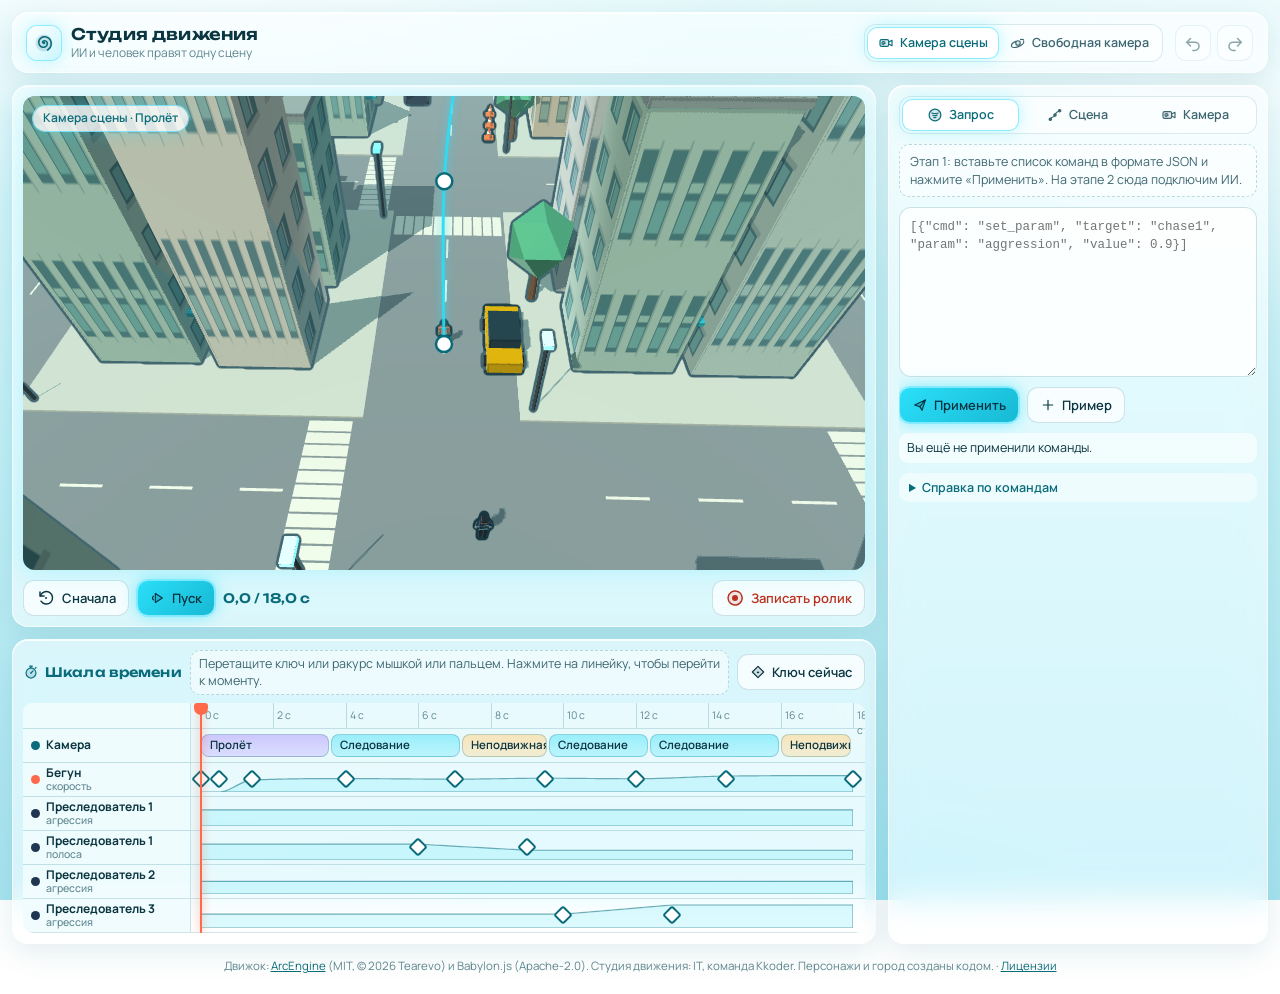
<file: motion-studio/index.html>
<!DOCTYPE html>
<html lang="ru">
<head>
<meta charset="utf-8">
<meta name="viewport" content="width=device-width, initial-scale=1, viewport-fit=cover">
<meta name="theme-color" content="#bfeef5">
<title>Студия движения — погоня</title>
<link rel="icon" href="data:,">
<link rel="stylesheet" href="studio/css/fonts.css">
<link rel="stylesheet" href="studio/css/studio.css">
<!-- Движок: ArcEngine (MIT, © 2026 Tearevo) на Babylon.js 9.26 (Apache-2.0). Студия: IT, команда Kkoder. -->
<script src="libs/simplex-noise.js"></script>
<script src="libs/babylon.js"></script>
<script src="libs/babylonjs.loaders.min.js"></script>
</head>
<body>
<div id="sprites"></div>
<div class="app" id="app">
  <header class="top glass">
    <div class="brand">
      <div class="logo" aria-hidden="true"><svg class="cy-ic"><use href="#cy-nav-overview"/></svg></div>
      <div><h1 data-t="appTitle">Студия движения</h1><div class="sub" data-t="appSub"></div></div>
    </div>
    <div class="spacer"></div>
    <div class="group view"><div class="seg" role="group" aria-label="Камера">
      <button type="button" id="vScene" class="on"><svg class="cy-ic s16" aria-hidden="true"><use href="#ms-camera"/></svg><span data-t="viewScene"></span></button>
      <button type="button" id="vFree"><svg class="cy-ic s16" aria-hidden="true"><use href="#ms-orbit"/></svg><span data-t="viewFree"></span></button>
    </div></div>
    <div class="group">
      <button type="button" class="btn icon" id="undo" title="Отменить" aria-label="Отменить"><svg class="cy-ic" aria-hidden="true"><use href="#ms-undo"/></svg></button>
      <button type="button" class="btn icon" id="redo" title="Вернуть" aria-label="Вернуть"><svg class="cy-ic" aria-hidden="true"><use href="#ms-redo"/></svg></button>
    </div>
  </header>

  <section class="stage glass" aria-label="Сцена">
    <div class="viewport" id="viewport">
      <canvas id="world3d" aria-label="Трёхмерная сцена погони"></canvas>
      <svg id="overlay" aria-hidden="false"></svg>
      <div class="vp-badge" id="badge"></div>
      <div class="loading" id="loading"><div><div data-t="loading"></div><div class="bar"><i></i></div></div></div>
    </div>
    <div class="transport">
      <button type="button" class="btn" id="restart"><svg class="cy-ic" aria-hidden="true"><use href="#ms-restart"/></svg><span data-t="restart"></span></button>
      <button type="button" class="btn primary" id="play"><svg class="cy-ic" aria-hidden="true"><use href="#ms-play"/></svg><span data-t="play"></span></button>
      <span class="time" id="time" aria-live="off">0,0 / 18,0 с</span>
      <span class="spacer"></span>
      <button type="button" class="btn rec" id="record"><svg class="cy-ic" aria-hidden="true"><use href="#ms-record"/></svg><span class="lbl-long" data-t="record"></span><span class="lbl-short" data-t="recordShort"></span></button>
      <a class="btn" id="download" hidden download="pogonya.webm"><svg class="cy-ic" aria-hidden="true"><use href="#ms-download"/></svg><span data-t="download"></span></a>
    </div>
  </section>

  <section class="tl glass" id="timeline" aria-label="Шкала времени">
    <div class="tl-head">
      <h2><svg class="cy-ic s16" aria-hidden="true"><use href="#cy-metric-deadline"/></svg><span data-t="timelineTitle"></span></h2>
      <div class="hint" data-t="timelineHint"></div>
      <button type="button" class="btn" id="addKey"><svg class="cy-ic s16" aria-hidden="true"><use href="#ms-key"/></svg><span data-t="addKey"></span></button>
    </div>
    <div class="tl-body"></div>
  </section>

  <aside class="side glass" aria-label="Панель">
    <div class="tabs"><div class="seg" role="tablist">
      <button type="button" role="tab" data-tab="prompt" class="on"><svg class="cy-ic s16" aria-hidden="true"><use href="#cy-nav-glm"/></svg><span data-t="tabPrompt"></span></button>
      <button type="button" role="tab" data-tab="scene"><svg class="cy-ic s16" aria-hidden="true"><use href="#ms-path"/></svg><span data-t="tabScene"></span></button>
      <button type="button" role="tab" data-tab="camera"><svg class="cy-ic s16" aria-hidden="true"><use href="#ms-camera"/></svg><span data-t="tabCamera"></span></button>
    </div></div>
    <div class="pane on" id="pane-prompt" role="tabpanel"></div>
    <div class="pane" id="pane-scene" role="tabpanel"></div>
    <div class="pane" id="pane-camera" role="tabpanel"></div>
  </aside>
  <footer class="foot">Движок: <a href="https://github.com/xaidan777/ArcEngine" target="_blank" rel="noopener">ArcEngine</a> (MIT, © 2026 Tearevo) и Babylon.js (Apache-2.0). Студия движения: IT, команда Kkoder. Персонажи и город созданы кодом. · <a href="licenses.html">Лицензии</a></footer>
</div>

<script src="studio/js/StudioConstants.js"></script>
<script src="js/World3D.js"></script>
<script src="js/Terrain3D.js"></script>
<script src="js/CameraControl.js"></script>
<script src="js/Gltf3D.js"></script>
<script src="studio/js/sprites.js"></script>
<script src="studio/js/embedded-models.js"></script>
<script src="studio/scenes/chase.js"></script>
<script src="studio/js/text.js"></script>
<script src="studio/js/scene.js"></script>
<script src="studio/js/sim.js"></script>
<script src="studio/js/stage.js"></script>
<script src="studio/js/timeline.js"></script>
<script src="studio/js/overlay.js"></script>
<script src="studio/js/recorder.js"></script>
<script src="studio/js/app.js"></script>
</body>
</html>
</file>
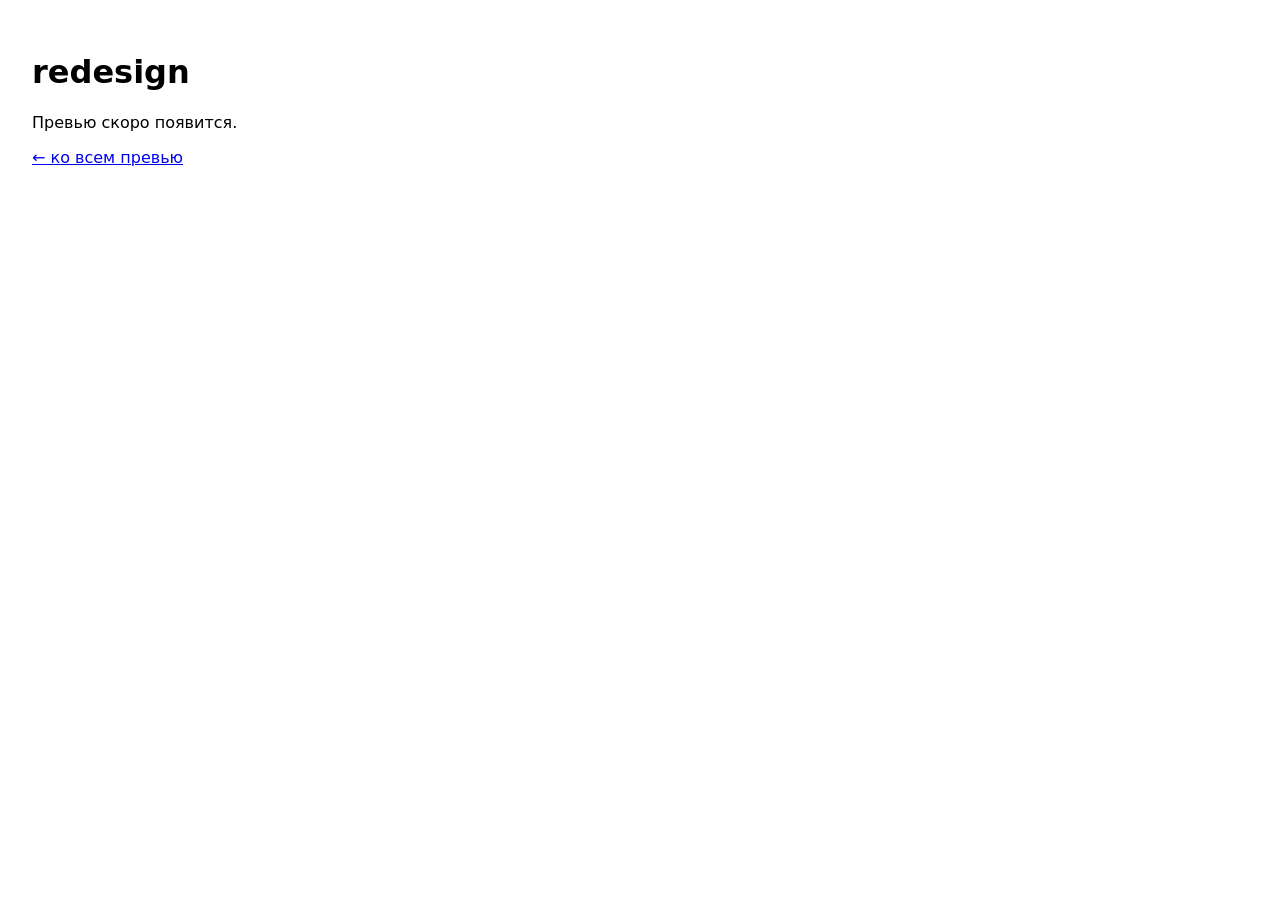
<file: redesign/index.html>
<!doctype html><html lang="ru"><head><meta charset="utf-8"><meta name="viewport" content="width=device-width,initial-scale=1"><link rel="icon" type="image/svg+xml" href="data:image/svg+xml,%3Csvg xmlns='http://www.w3.org/2000/svg' viewBox='0 0 24 24'%3E%3Cdefs%3E%3ClinearGradient id='g' x1='0' y1='0' x2='0' y2='1'%3E%3Cstop offset='0' stop-color='%231C7B9E'/%3E%3Cstop offset='1' stop-color='%230B3247'/%3E%3C/linearGradient%3E%3C/defs%3E%3Crect width='24' height='24' rx='6' fill='url%28%23g%29'/%3E%3Cg class='cy-line' fill='none' stroke='%237FEAFF' stroke-width='2.1' stroke-linecap='round' stroke-linejoin='round'%3E%3Cpath d='M10.5 11.45C10.53 11.31 10.54 10.87 10.68 10.61C10.82 10.34 11.06 10.05 11.35 9.86C11.64 9.67 12.03 9.51 12.42 9.48C12.81 9.45 13.29 9.5 13.69 9.68C14.09 9.85 14.53 10.15 14.83 10.53C15.13 10.91 15.41 11.42 15.51 11.94C15.61 12.46 15.61 13.1 15.45 13.65C15.29 14.21 14.98 14.82 14.55 15.27C14.12 15.72 13.52 16.15 12.88 16.38C12.25 16.6 11.47 16.71 10.76 16.62C10.04 16.52 9.24 16.25 8.61 15.81C7.98 15.38 7.36 14.73 6.97 14.02C6.58 13.31 6.31 12.4 6.28 11.54C6.26 10.68 6.43 9.69 6.82 8.87C7.2 8.05 7.84 7.2 8.59 6.62C9.34 6.03 10.34 5.54 11.32 5.34C12.3 5.15 13.46 5.16 14.47 5.44C15.48 5.72 16.56 6.28 17.37 7.02C18.18 7.75 18.93 8.79 19.34 9.85C19.75 10.92 19.95 12.22 19.84 13.41C19.72 14.59 19.3 15.9 18.64 16.95C17.98 17.99 16.34 19.22 15.88 19.68'/%3E%3Cpath d='M12 12m-1.35 0a1.35 1.35 0 1 0 2.7 0a1.35 1.35 0 1 0 -2.7 0' fill='%237FEAFF' stroke='none'/%3E%3C/g%3E%3C/svg%3E"><title>redesign · скоро</title></head><body style="font-family:system-ui;padding:24px"><h1>redesign</h1><p>Превью скоро появится.</p><p><a href="../">← ко всем превью</a></p></body></html>
</file>
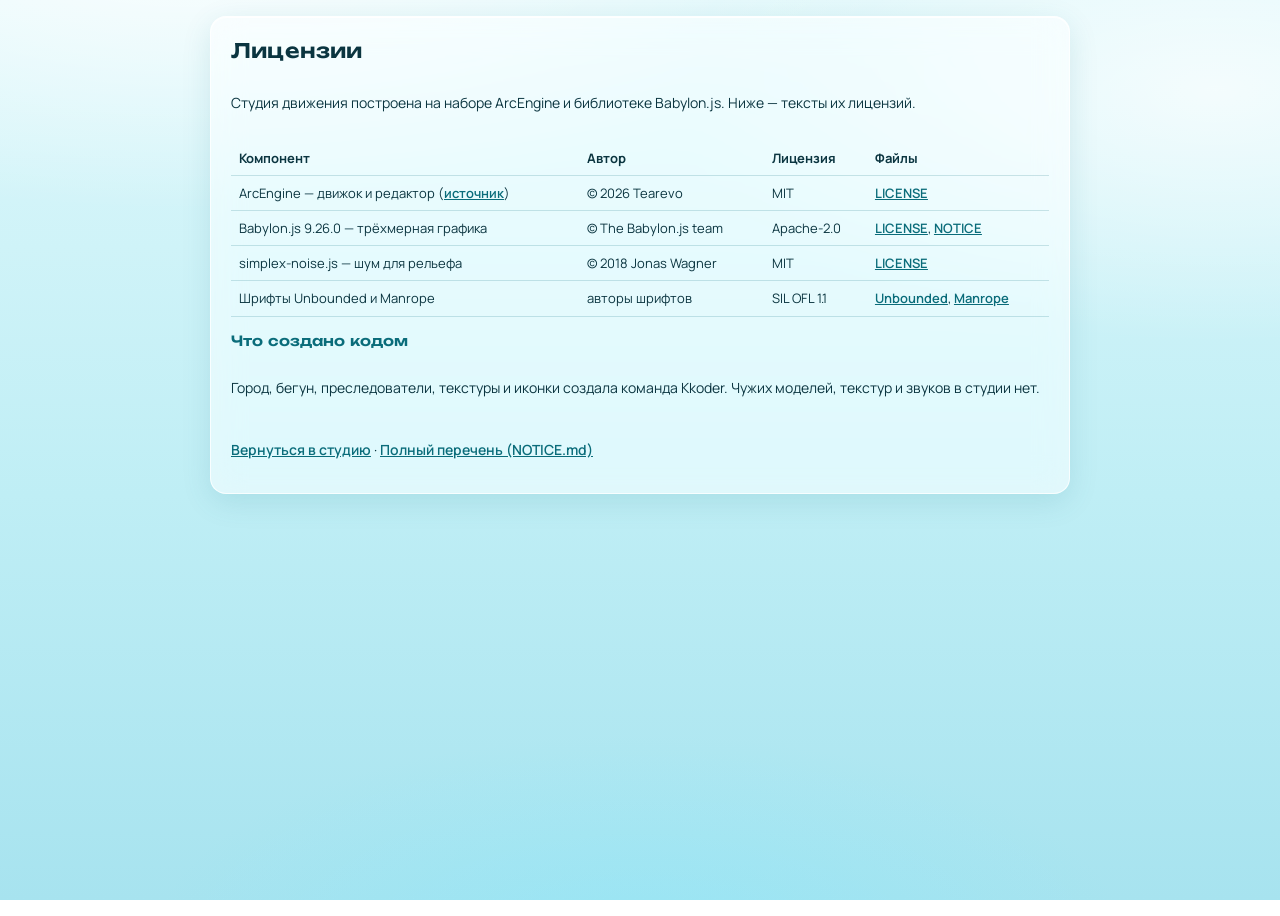
<file: motion-studio/licenses.html>
<!DOCTYPE html>
<html lang="ru">
<head>
<meta charset="utf-8">
<meta name="viewport" content="width=device-width, initial-scale=1">
<title>Студия движения — лицензии</title>
<link rel="icon" href="data:,">
<link rel="stylesheet" href="studio/css/fonts.css">
<link rel="stylesheet" href="studio/css/studio.css">
<style>
  .lic { max-width: 860px; margin: 16px auto; padding: 20px; display: flex; flex-direction: column; gap: 14px; }
  .lic h1 { font-size: 20px; } .lic h2 { font-size: 14px; color: var(--deep); }
  .lic table { width: 100%; border-collapse: collapse; font-size: 13px; }
  .lic th, .lic td { text-align: left; padding: 8px; border-bottom: 1px solid var(--line); vertical-align: top; }
  .lic a { color: var(--deep); font-weight: 600; overflow-wrap: anywhere; }
  .lic .tw { overflow-x: auto; }
  @media (max-width: 640px) { .lic { margin: 8px; padding: 14px; } .lic th:nth-child(2), .lic td:nth-child(2) { display: none; } }
</style>
</head>
<body>
<main class="lic glass">
  <h1>Лицензии</h1>
  <p>Студия движения построена на наборе ArcEngine и библиотеке Babylon.js. Ниже — тексты их лицензий.</p>
  <div class="tw"><table>
    <thead><tr><th>Компонент</th><th>Автор</th><th>Лицензия</th><th>Файлы</th></tr></thead>
    <tbody>
      <tr><td>ArcEngine — движок и редактор (<a href="https://github.com/xaidan777/ArcEngine" target="_blank" rel="noopener">источник</a>)</td><td>© 2026 Tearevo</td><td>MIT</td><td><a href="LICENSES/arcengine-LICENSE.txt">LICENSE</a></td></tr>
      <tr><td>Babylon.js 9.26.0 — трёхмерная графика</td><td>© The Babylon.js team</td><td>Apache-2.0</td><td><a href="LICENSES/babylonjs-LICENSE.txt">LICENSE</a>, <a href="LICENSES/babylonjs-NOTICE.txt">NOTICE</a></td></tr>
      <tr><td>simplex-noise.js — шум для рельефа</td><td>© 2018 Jonas Wagner</td><td>MIT</td><td><a href="LICENSES/simplex-noise-LICENSE.txt">LICENSE</a></td></tr>
      <tr><td>Шрифты Unbounded и Manrope</td><td>авторы шрифтов</td><td>SIL OFL 1.1</td><td><a href="LICENSES/OFL-Unbounded.txt">Unbounded</a>, <a href="LICENSES/OFL-Manrope.txt">Manrope</a></td></tr>
    </tbody>
  </table></div>
  <h2>Что создано кодом</h2>
  <p>Город, бегун, преследователи, текстуры и иконки создала команда Kkoder. Чужих моделей, текстур и звуков в студии нет.</p>
  <p><a href="studio.html">Вернуться в студию</a> · <a href="NOTICE.md">Полный перечень (NOTICE.md)</a></p>
</main>
</body>
</html>
</file>
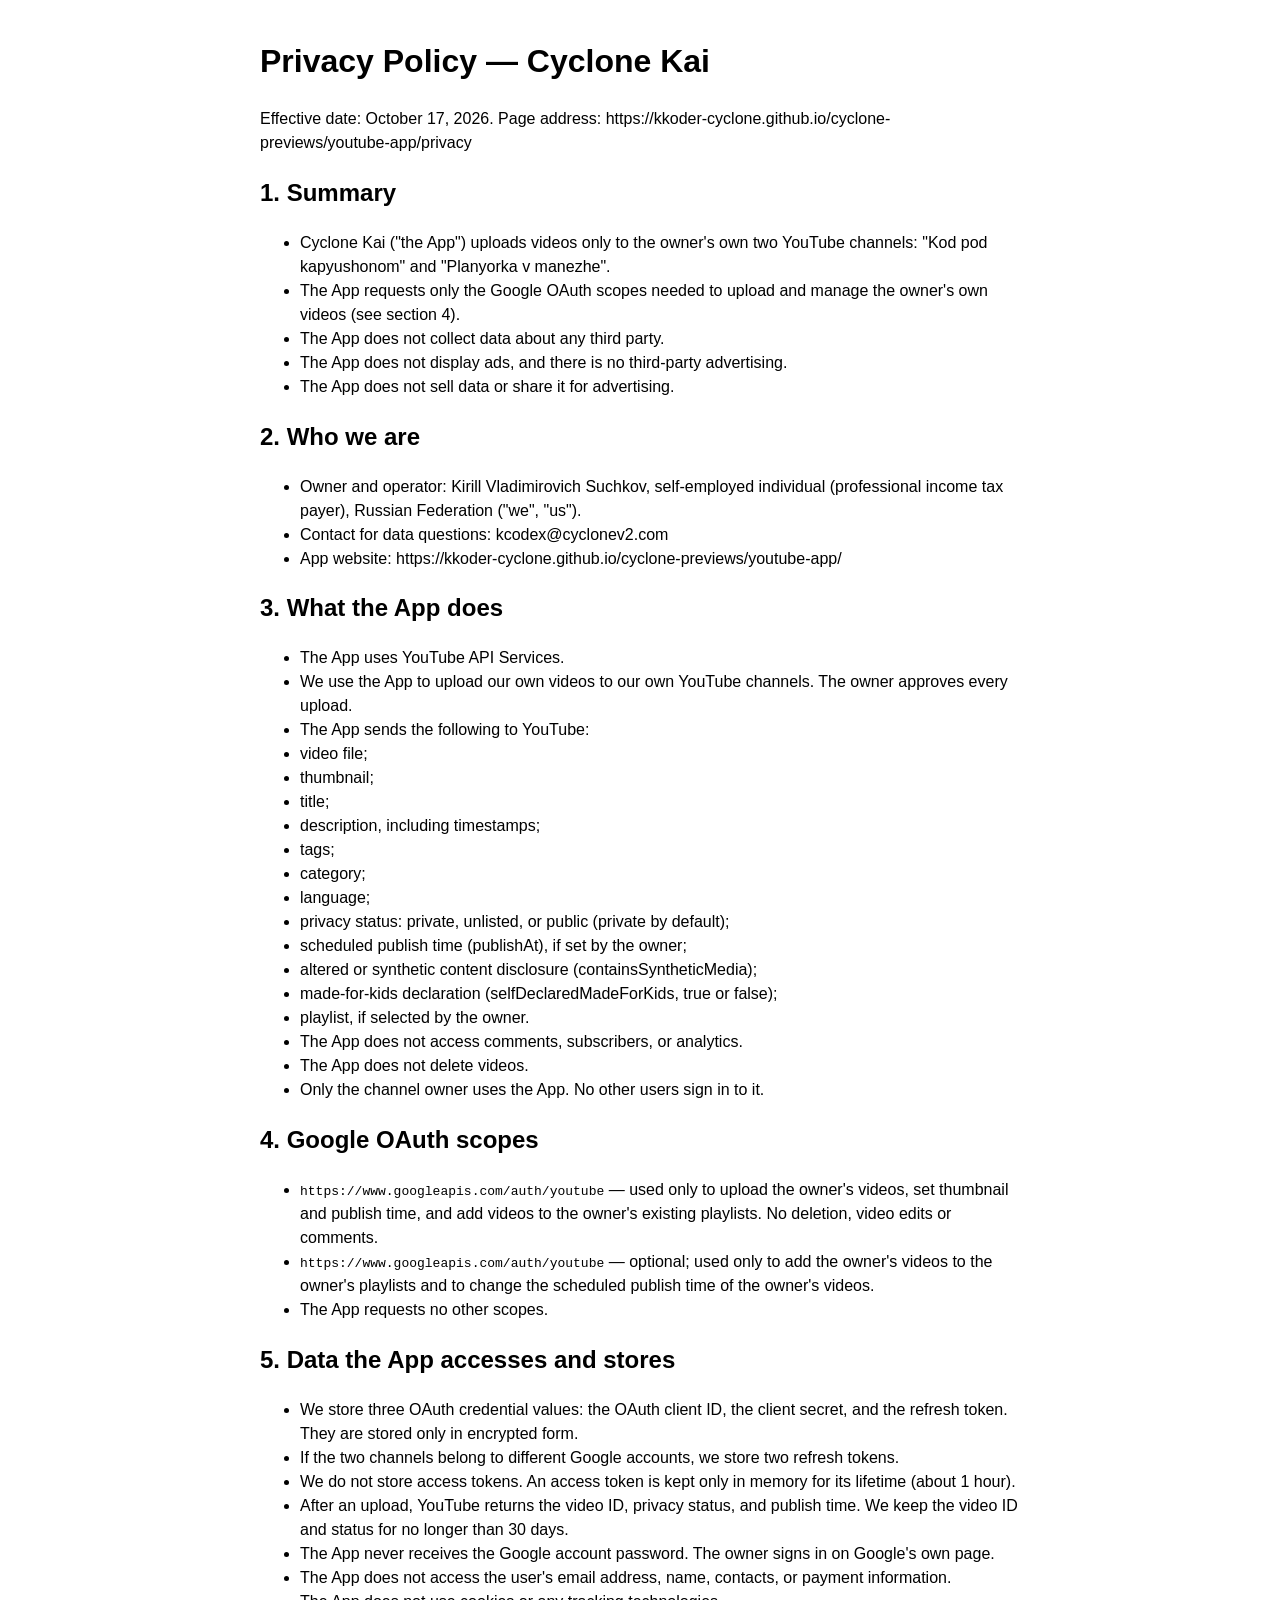
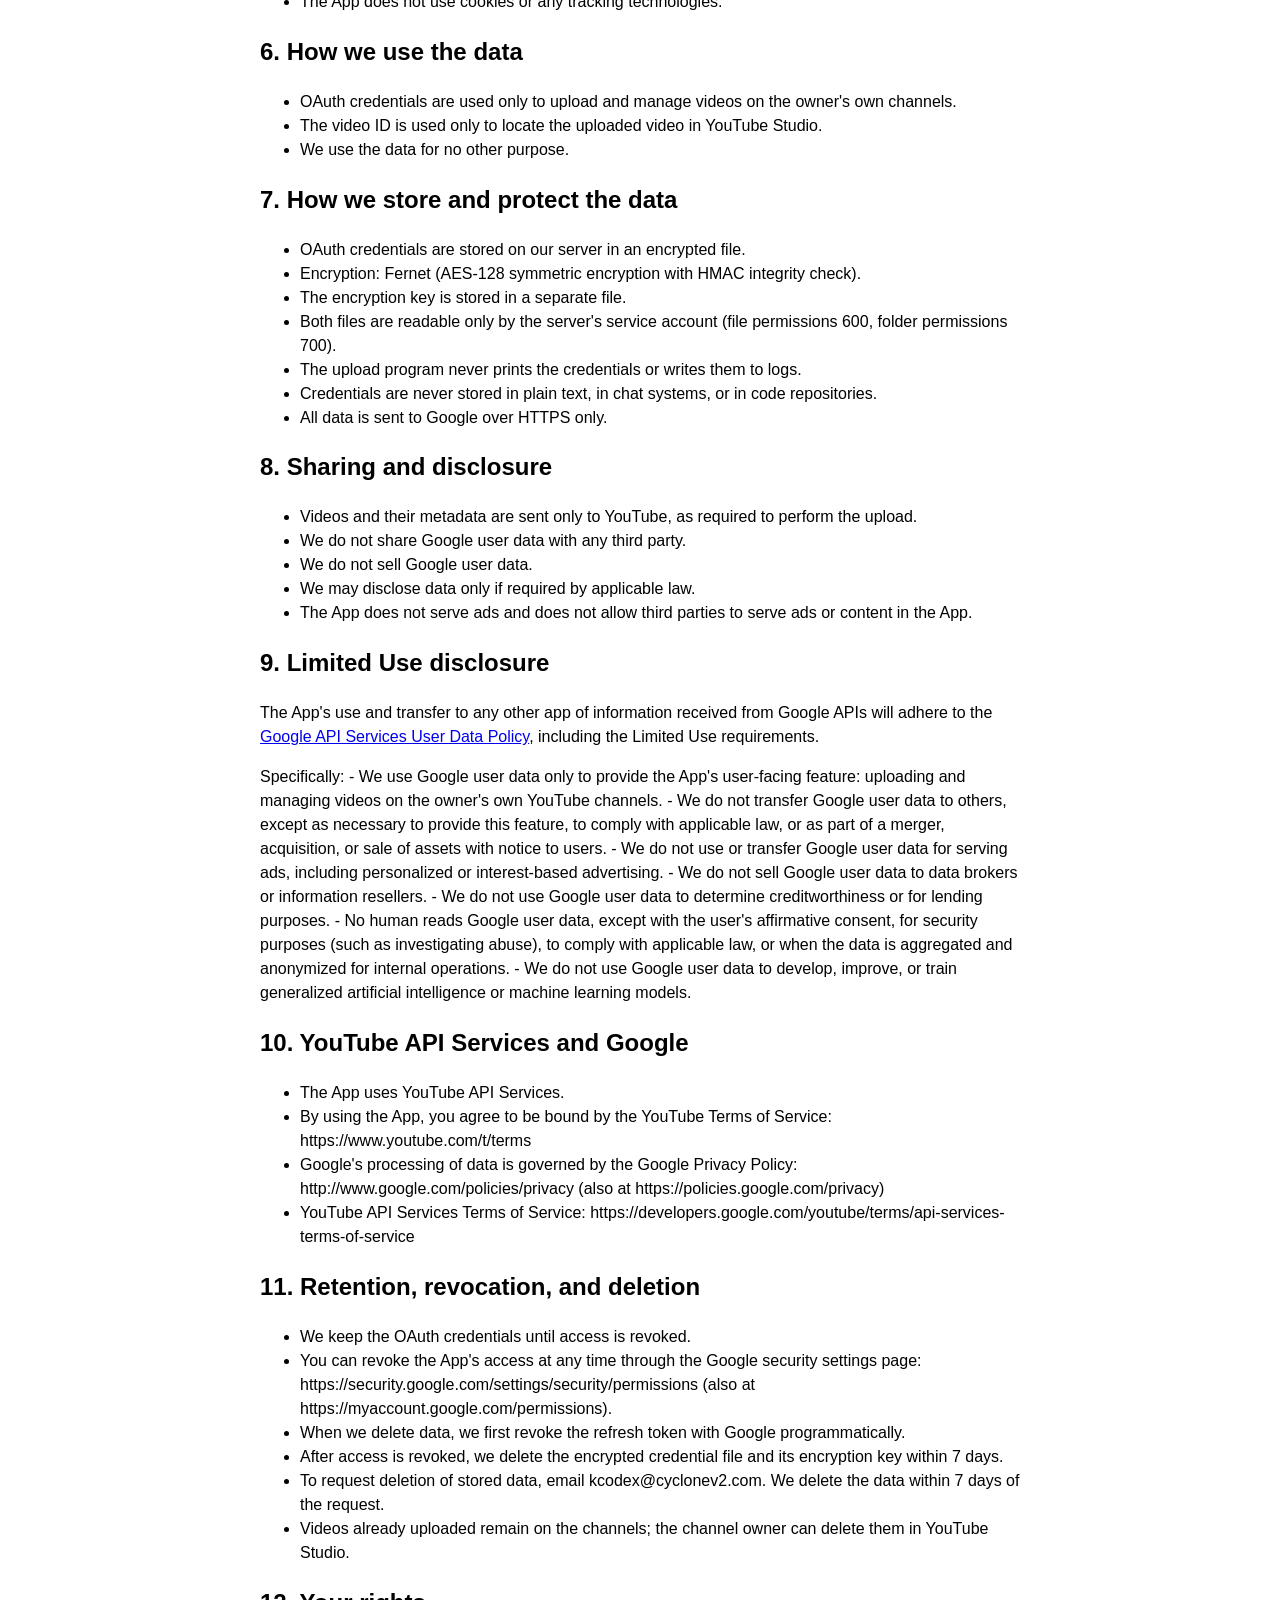
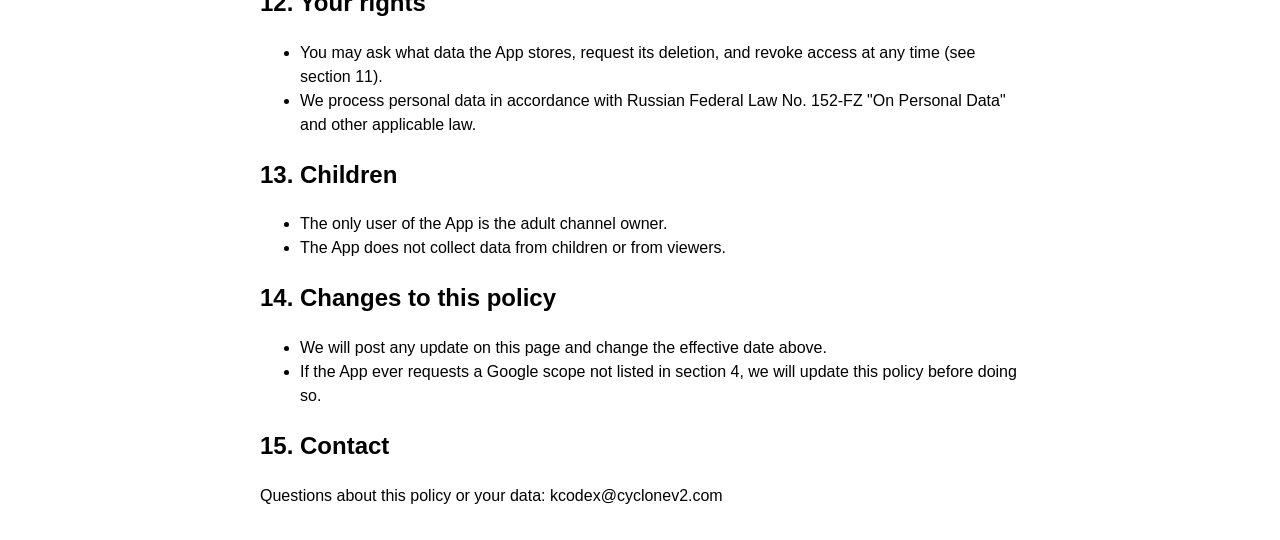
<file: youtube-app/privacy-en.html>
<!doctype html><meta charset="utf-8"><meta name="viewport" content="width=device-width"><title>Cyclone Kai</title><body style="max-width:760px;margin:auto;padding:16px;font-family:sans-serif;line-height:1.5"><h1>Privacy Policy — Cyclone Kai</h1>
<p>Effective date: October 17, 2026.
Page address: https://kkoder-cyclone.github.io/cyclone-previews/youtube-app/privacy</p>
<h2>1. Summary</h2>
<ul>
<li>Cyclone Kai ("the App") uploads videos only to the owner's own two YouTube channels: "Kod pod kapyushonom" and "Planyorka v manezhe".</li>
<li>The App requests only the Google OAuth scopes needed to upload and manage the owner's own videos (see section 4).</li>
<li>The App does not collect data about any third party.</li>
<li>The App does not display ads, and there is no third-party advertising.</li>
<li>The App does not sell data or share it for advertising.</li>
</ul>
<h2>2. Who we are</h2>
<ul>
<li>Owner and operator: Kirill Vladimirovich Suchkov, self-employed individual (professional income tax payer), Russian Federation ("we", "us").</li>
<li>Contact for data questions: kcodex@cyclonev2.com</li>
<li>App website: https://kkoder-cyclone.github.io/cyclone-previews/youtube-app/</li>
</ul>
<h2>3. What the App does</h2>
<ul>
<li>The App uses YouTube API Services.</li>
<li>We use the App to upload our own videos to our own YouTube channels. The owner approves every upload.</li>
<li>The App sends the following to YouTube:</li>
<li>video file;</li>
<li>thumbnail;</li>
<li>title;</li>
<li>description, including timestamps;</li>
<li>tags;</li>
<li>category;</li>
<li>language;</li>
<li>privacy status: private, unlisted, or public (private by default);</li>
<li>scheduled publish time (publishAt), if set by the owner;</li>
<li>altered or synthetic content disclosure (containsSyntheticMedia);</li>
<li>made-for-kids declaration (selfDeclaredMadeForKids, true or false);</li>
<li>playlist, if selected by the owner.</li>
<li>The App does not access comments, subscribers, or analytics.</li>
<li>The App does not delete videos.</li>
<li>Only the channel owner uses the App. No other users sign in to it.</li>
</ul>
<h2>4. Google OAuth scopes</h2>
<ul>
<li><code>https://www.googleapis.com/auth/youtube</code> — used only to upload the owner's videos, set thumbnail and publish time, and add videos to the owner's existing playlists. No deletion, video edits or comments.</li>
<li><code>https://www.googleapis.com/auth/youtube</code> — optional; used only to add the owner's videos to the owner's playlists and to change the scheduled publish time of the owner's videos.</li>
<li>The App requests no other scopes.</li>
</ul>
<h2>5. Data the App accesses and stores</h2>
<ul>
<li>We store three OAuth credential values: the OAuth client ID, the client secret, and the refresh token. They are stored only in encrypted form.</li>
<li>If the two channels belong to different Google accounts, we store two refresh tokens.</li>
<li>We do not store access tokens. An access token is kept only in memory for its lifetime (about 1 hour).</li>
<li>After an upload, YouTube returns the video ID, privacy status, and publish time. We keep the video ID and status for no longer than 30 days.</li>
<li>The App never receives the Google account password. The owner signs in on Google's own page.</li>
<li>The App does not access the user's email address, name, contacts, or payment information.</li>
<li>The App does not use cookies or any tracking technologies.</li>
</ul>
<h2>6. How we use the data</h2>
<ul>
<li>OAuth credentials are used only to upload and manage videos on the owner's own channels.</li>
<li>The video ID is used only to locate the uploaded video in YouTube Studio.</li>
<li>We use the data for no other purpose.</li>
</ul>
<h2>7. How we store and protect the data</h2>
<ul>
<li>OAuth credentials are stored on our server in an encrypted file.</li>
<li>Encryption: Fernet (AES-128 symmetric encryption with HMAC integrity check).</li>
<li>The encryption key is stored in a separate file.</li>
<li>Both files are readable only by the server's service account (file permissions 600, folder permissions 700).</li>
<li>The upload program never prints the credentials or writes them to logs.</li>
<li>Credentials are never stored in plain text, in chat systems, or in code repositories.</li>
<li>All data is sent to Google over HTTPS only.</li>
</ul>
<h2>8. Sharing and disclosure</h2>
<ul>
<li>Videos and their metadata are sent only to YouTube, as required to perform the upload.</li>
<li>We do not share Google user data with any third party.</li>
<li>We do not sell Google user data.</li>
<li>We may disclose data only if required by applicable law.</li>
<li>The App does not serve ads and does not allow third parties to serve ads or content in the App.</li>
</ul>
<h2>9. Limited Use disclosure</h2>
<p>The App's use and transfer to any other app of information received from Google APIs will adhere to the <a href="https://developers.google.com/terms/api-services-user-data-policy">Google API Services User Data Policy</a>, including the Limited Use requirements.</p>
<p>Specifically:
- We use Google user data only to provide the App's user-facing feature: uploading and managing videos on the owner's own YouTube channels.
- We do not transfer Google user data to others, except as necessary to provide this feature, to comply with applicable law, or as part of a merger, acquisition, or sale of assets with notice to users.
- We do not use or transfer Google user data for serving ads, including personalized or interest-based advertising.
- We do not sell Google user data to data brokers or information resellers.
- We do not use Google user data to determine creditworthiness or for lending purposes.
- No human reads Google user data, except with the user's affirmative consent, for security purposes (such as investigating abuse), to comply with applicable law, or when the data is aggregated and anonymized for internal operations.
- We do not use Google user data to develop, improve, or train generalized artificial intelligence or machine learning models.</p>
<h2>10. YouTube API Services and Google</h2>
<ul>
<li>The App uses YouTube API Services.</li>
<li>By using the App, you agree to be bound by the YouTube Terms of Service: https://www.youtube.com/t/terms</li>
<li>Google's processing of data is governed by the Google Privacy Policy: http://www.google.com/policies/privacy (also at https://policies.google.com/privacy)</li>
<li>YouTube API Services Terms of Service: https://developers.google.com/youtube/terms/api-services-terms-of-service</li>
</ul>
<h2>11. Retention, revocation, and deletion</h2>
<ul>
<li>We keep the OAuth credentials until access is revoked.</li>
<li>You can revoke the App's access at any time through the Google security settings page: https://security.google.com/settings/security/permissions (also at https://myaccount.google.com/permissions).</li>
<li>When we delete data, we first revoke the refresh token with Google programmatically.</li>
<li>After access is revoked, we delete the encrypted credential file and its encryption key within 7 days.</li>
<li>To request deletion of stored data, email kcodex@cyclonev2.com. We delete the data within 7 days of the request.</li>
<li>Videos already uploaded remain on the channels; the channel owner can delete them in YouTube Studio.</li>
</ul>
<h2>12. Your rights</h2>
<ul>
<li>You may ask what data the App stores, request its deletion, and revoke access at any time (see section 11).</li>
<li>We process personal data in accordance with Russian Federal Law No. 152-FZ "On Personal Data" and other applicable law.</li>
</ul>
<h2>13. Children</h2>
<ul>
<li>The only user of the App is the adult channel owner.</li>
<li>The App does not collect data from children or from viewers.</li>
</ul>
<h2>14. Changes to this policy</h2>
<ul>
<li>We will post any update on this page and change the effective date above.</li>
<li>If the App ever requests a Google scope not listed in section 4, we will update this policy before doing so.</li>
</ul>
<h2>15. Contact</h2>
<p>Questions about this policy or your data: kcodex@cyclonev2.com</p></body>
</file>
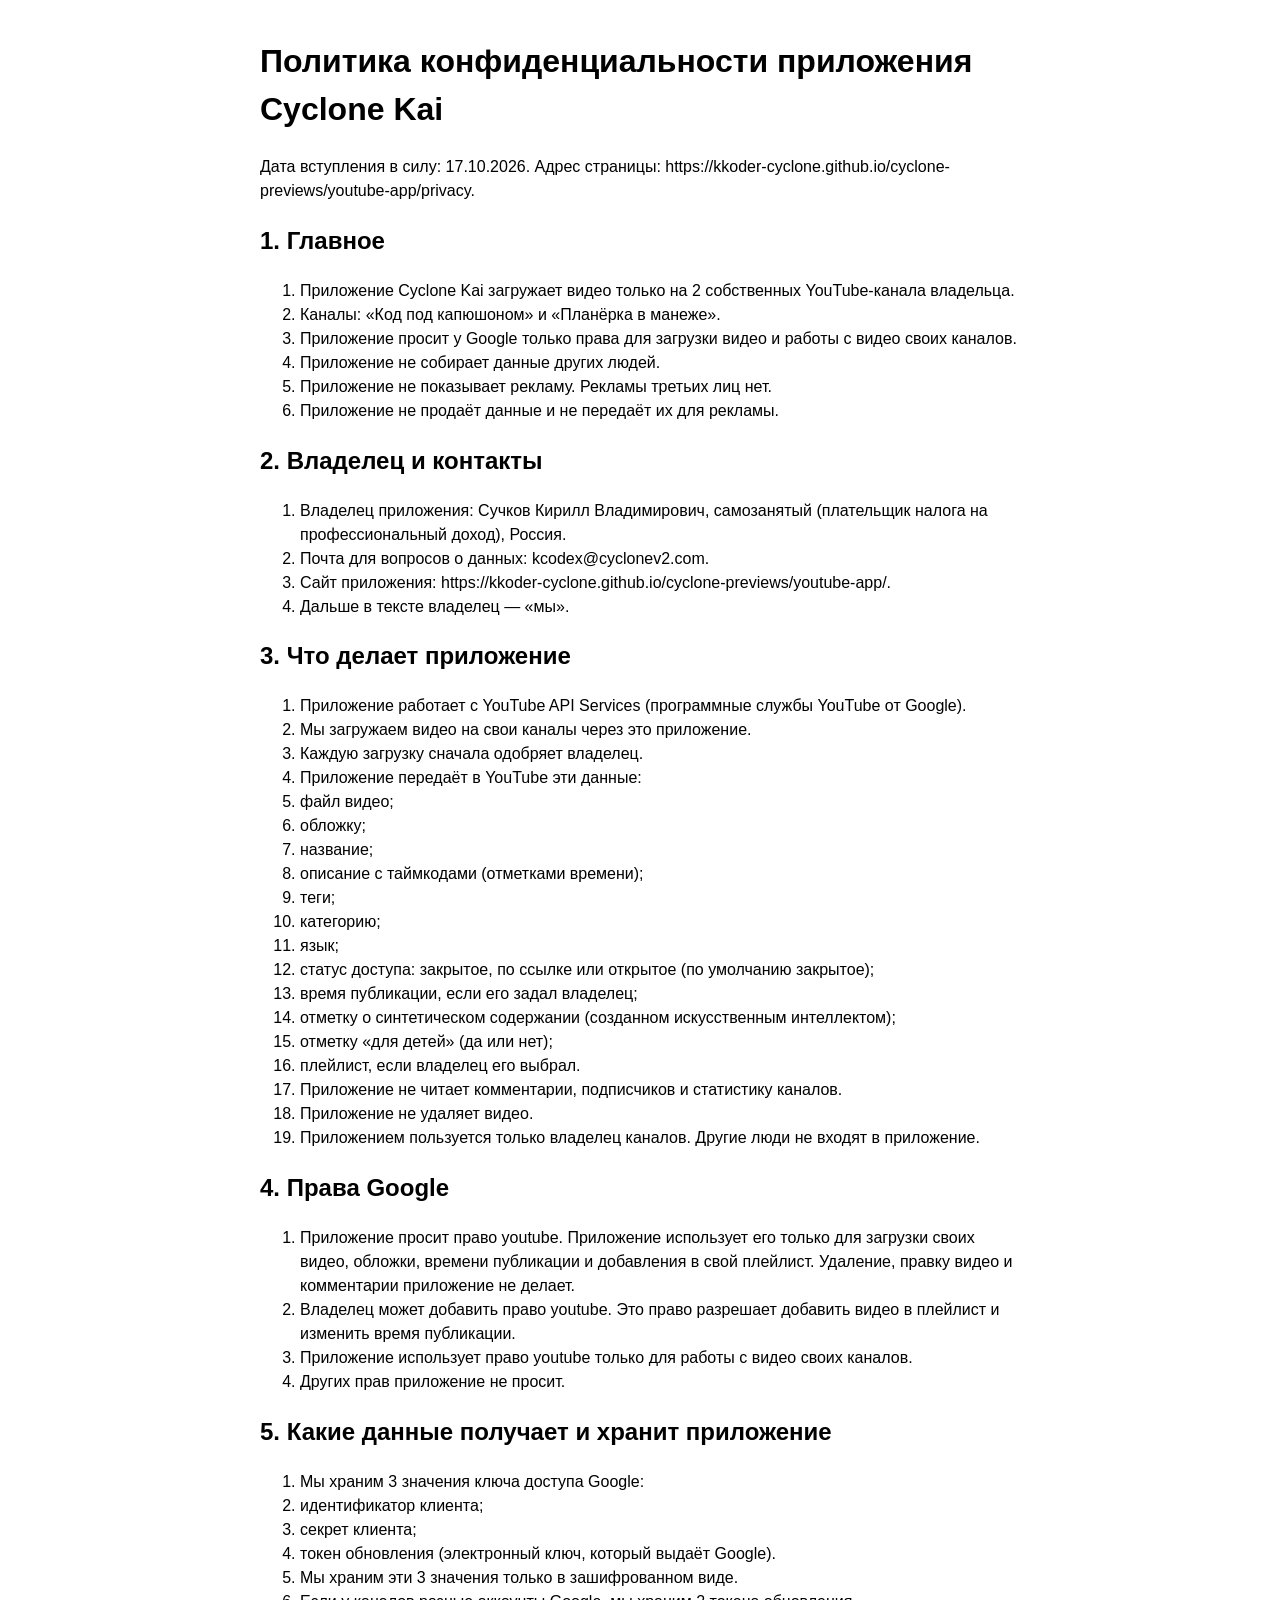
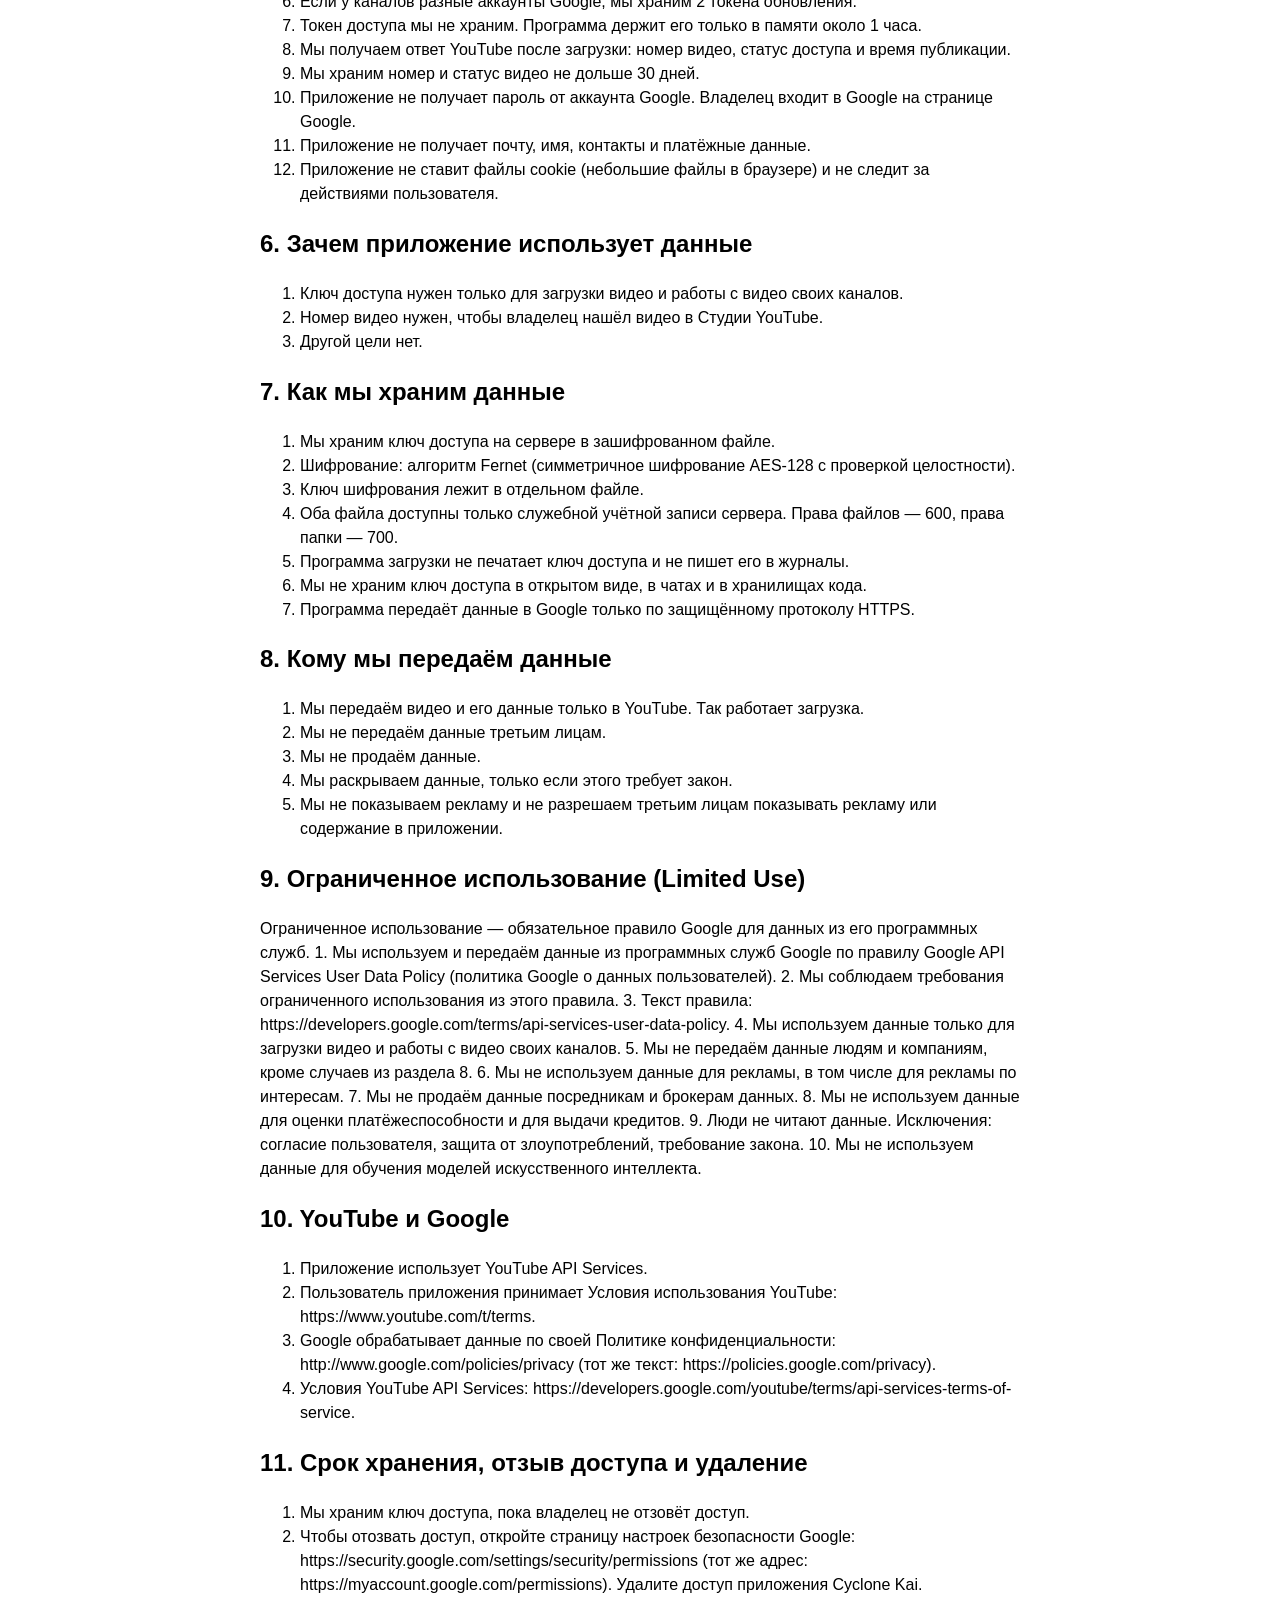
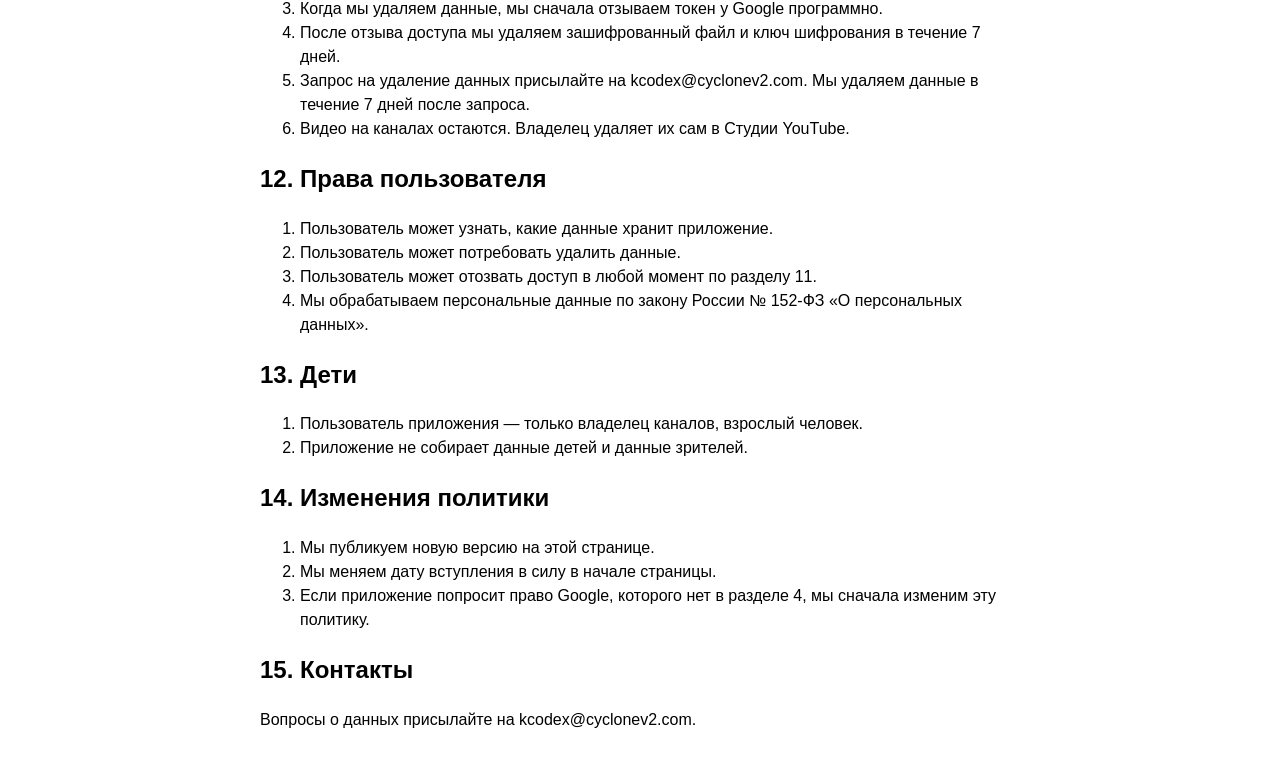
<file: youtube-app/privacy.html>
<!doctype html><meta charset="utf-8"><meta name="viewport" content="width=device-width"><title>Cyclone Kai</title><body style="max-width:760px;margin:auto;padding:16px;font-family:sans-serif;line-height:1.5"><h1>Политика конфиденциальности приложения Cyclone Kai</h1>
<p>Дата вступления в силу: 17.10.2026.
Адрес страницы: https://kkoder-cyclone.github.io/cyclone-previews/youtube-app/privacy.</p>
<h2>1. Главное</h2>
<ol>
<li>Приложение Cyclone Kai загружает видео только на 2 собственных YouTube-канала владельца.</li>
<li>Каналы: «Код под капюшоном» и «Планёрка в манеже».</li>
<li>Приложение просит у Google только права для загрузки видео и работы с видео своих каналов.</li>
<li>Приложение не собирает данные других людей.</li>
<li>Приложение не показывает рекламу. Рекламы третьих лиц нет.</li>
<li>Приложение не продаёт данные и не передаёт их для рекламы.</li>
</ol>
<h2>2. Владелец и контакты</h2>
<ol>
<li>Владелец приложения: Сучков Кирилл Владимирович, самозанятый (плательщик налога на профессиональный доход), Россия.</li>
<li>Почта для вопросов о данных: kcodex@cyclonev2.com.</li>
<li>Сайт приложения: https://kkoder-cyclone.github.io/cyclone-previews/youtube-app/.</li>
<li>Дальше в тексте владелец — «мы».</li>
</ol>
<h2>3. Что делает приложение</h2>
<ol>
<li>Приложение работает с YouTube API Services (программные службы YouTube от Google).</li>
<li>Мы загружаем видео на свои каналы через это приложение.</li>
<li>Каждую загрузку сначала одобряет владелец.</li>
<li>Приложение передаёт в YouTube эти данные:</li>
<li>файл видео;</li>
<li>обложку;</li>
<li>название;</li>
<li>описание с таймкодами (отметками времени);</li>
<li>теги;</li>
<li>категорию;</li>
<li>язык;</li>
<li>статус доступа: закрытое, по ссылке или открытое (по умолчанию закрытое);</li>
<li>время публикации, если его задал владелец;</li>
<li>отметку о синтетическом содержании (созданном искусственным интеллектом);</li>
<li>отметку «для детей» (да или нет);</li>
<li>плейлист, если владелец его выбрал.</li>
<li>Приложение не читает комментарии, подписчиков и статистику каналов.</li>
<li>Приложение не удаляет видео.</li>
<li>Приложением пользуется только владелец каналов. Другие люди не входят в приложение.</li>
</ol>
<h2>4. Права Google</h2>
<ol>
<li>Приложение просит право youtube. Приложение использует его только для загрузки своих видео, обложки, времени публикации и добавления в свой плейлист. Удаление, правку видео и комментарии приложение не делает.</li>
<li>Владелец может добавить право youtube. Это право разрешает добавить видео в плейлист и изменить время публикации.</li>
<li>Приложение использует право youtube только для работы с видео своих каналов.</li>
<li>Других прав приложение не просит.</li>
</ol>
<h2>5. Какие данные получает и хранит приложение</h2>
<ol>
<li>Мы храним 3 значения ключа доступа Google:</li>
<li>идентификатор клиента;</li>
<li>секрет клиента;</li>
<li>токен обновления (электронный ключ, который выдаёт Google).</li>
<li>Мы храним эти 3 значения только в зашифрованном виде.</li>
<li>Если у каналов разные аккаунты Google, мы храним 2 токена обновления.</li>
<li>Токен доступа мы не храним. Программа держит его только в памяти около 1 часа.</li>
<li>Мы получаем ответ YouTube после загрузки: номер видео, статус доступа и время публикации.</li>
<li>Мы храним номер и статус видео не дольше 30 дней.</li>
<li>Приложение не получает пароль от аккаунта Google. Владелец входит в Google на странице Google.</li>
<li>Приложение не получает почту, имя, контакты и платёжные данные.</li>
<li>Приложение не ставит файлы cookie (небольшие файлы в браузере) и не следит за действиями пользователя.</li>
</ol>
<h2>6. Зачем приложение использует данные</h2>
<ol>
<li>Ключ доступа нужен только для загрузки видео и работы с видео своих каналов.</li>
<li>Номер видео нужен, чтобы владелец нашёл видео в Студии YouTube.</li>
<li>Другой цели нет.</li>
</ol>
<h2>7. Как мы храним данные</h2>
<ol>
<li>Мы храним ключ доступа на сервере в зашифрованном файле.</li>
<li>Шифрование: алгоритм Fernet (симметричное шифрование AES-128 с проверкой целостности).</li>
<li>Ключ шифрования лежит в отдельном файле.</li>
<li>Оба файла доступны только служебной учётной записи сервера. Права файлов — 600, права папки — 700.</li>
<li>Программа загрузки не печатает ключ доступа и не пишет его в журналы.</li>
<li>Мы не храним ключ доступа в открытом виде, в чатах и в хранилищах кода.</li>
<li>Программа передаёт данные в Google только по защищённому протоколу HTTPS.</li>
</ol>
<h2>8. Кому мы передаём данные</h2>
<ol>
<li>Мы передаём видео и его данные только в YouTube. Так работает загрузка.</li>
<li>Мы не передаём данные третьим лицам.</li>
<li>Мы не продаём данные.</li>
<li>Мы раскрываем данные, только если этого требует закон.</li>
<li>Мы не показываем рекламу и не разрешаем третьим лицам показывать рекламу или содержание в приложении.</li>
</ol>
<h2>9. Ограниченное использование (Limited Use)</h2>
<p>Ограниченное использование — обязательное правило Google для данных из его программных служб.
1. Мы используем и передаём данные из программных служб Google по правилу Google API Services User Data Policy (политика Google о данных пользователей).
2. Мы соблюдаем требования ограниченного использования из этого правила.
3. Текст правила: https://developers.google.com/terms/api-services-user-data-policy.
4. Мы используем данные только для загрузки видео и работы с видео своих каналов.
5. Мы не передаём данные людям и компаниям, кроме случаев из раздела 8.
6. Мы не используем данные для рекламы, в том числе для рекламы по интересам.
7. Мы не продаём данные посредникам и брокерам данных.
8. Мы не используем данные для оценки платёжеспособности и для выдачи кредитов.
9. Люди не читают данные. Исключения: согласие пользователя, защита от злоупотреблений, требование закона.
10. Мы не используем данные для обучения моделей искусственного интеллекта.</p>
<h2>10. YouTube и Google</h2>
<ol>
<li>Приложение использует YouTube API Services.</li>
<li>Пользователь приложения принимает Условия использования YouTube: https://www.youtube.com/t/terms.</li>
<li>Google обрабатывает данные по своей Политике конфиденциальности: http://www.google.com/policies/privacy (тот же текст: https://policies.google.com/privacy).</li>
<li>Условия YouTube API Services: https://developers.google.com/youtube/terms/api-services-terms-of-service.</li>
</ol>
<h2>11. Срок хранения, отзыв доступа и удаление</h2>
<ol>
<li>Мы храним ключ доступа, пока владелец не отзовёт доступ.</li>
<li>Чтобы отозвать доступ, откройте страницу настроек безопасности Google: https://security.google.com/settings/security/permissions (тот же адрес: https://myaccount.google.com/permissions). Удалите доступ приложения Cyclone Kai.</li>
<li>Когда мы удаляем данные, мы сначала отзываем токен у Google программно.</li>
<li>После отзыва доступа мы удаляем зашифрованный файл и ключ шифрования в течение 7 дней.</li>
<li>Запрос на удаление данных присылайте на kcodex@cyclonev2.com. Мы удаляем данные в течение 7 дней после запроса.</li>
<li>Видео на каналах остаются. Владелец удаляет их сам в Студии YouTube.</li>
</ol>
<h2>12. Права пользователя</h2>
<ol>
<li>Пользователь может узнать, какие данные хранит приложение.</li>
<li>Пользователь может потребовать удалить данные.</li>
<li>Пользователь может отозвать доступ в любой момент по разделу 11.</li>
<li>Мы обрабатываем персональные данные по закону России № 152-ФЗ «О персональных данных».</li>
</ol>
<h2>13. Дети</h2>
<ol>
<li>Пользователь приложения — только владелец каналов, взрослый человек.</li>
<li>Приложение не собирает данные детей и данные зрителей.</li>
</ol>
<h2>14. Изменения политики</h2>
<ol>
<li>Мы публикуем новую версию на этой странице.</li>
<li>Мы меняем дату вступления в силу в начале страницы.</li>
<li>Если приложение попросит право Google, которого нет в разделе 4, мы сначала изменим эту политику.</li>
</ol>
<h2>15. Контакты</h2>
<p>Вопросы о данных присылайте на kcodex@cyclonev2.com.</p></body>
</file>
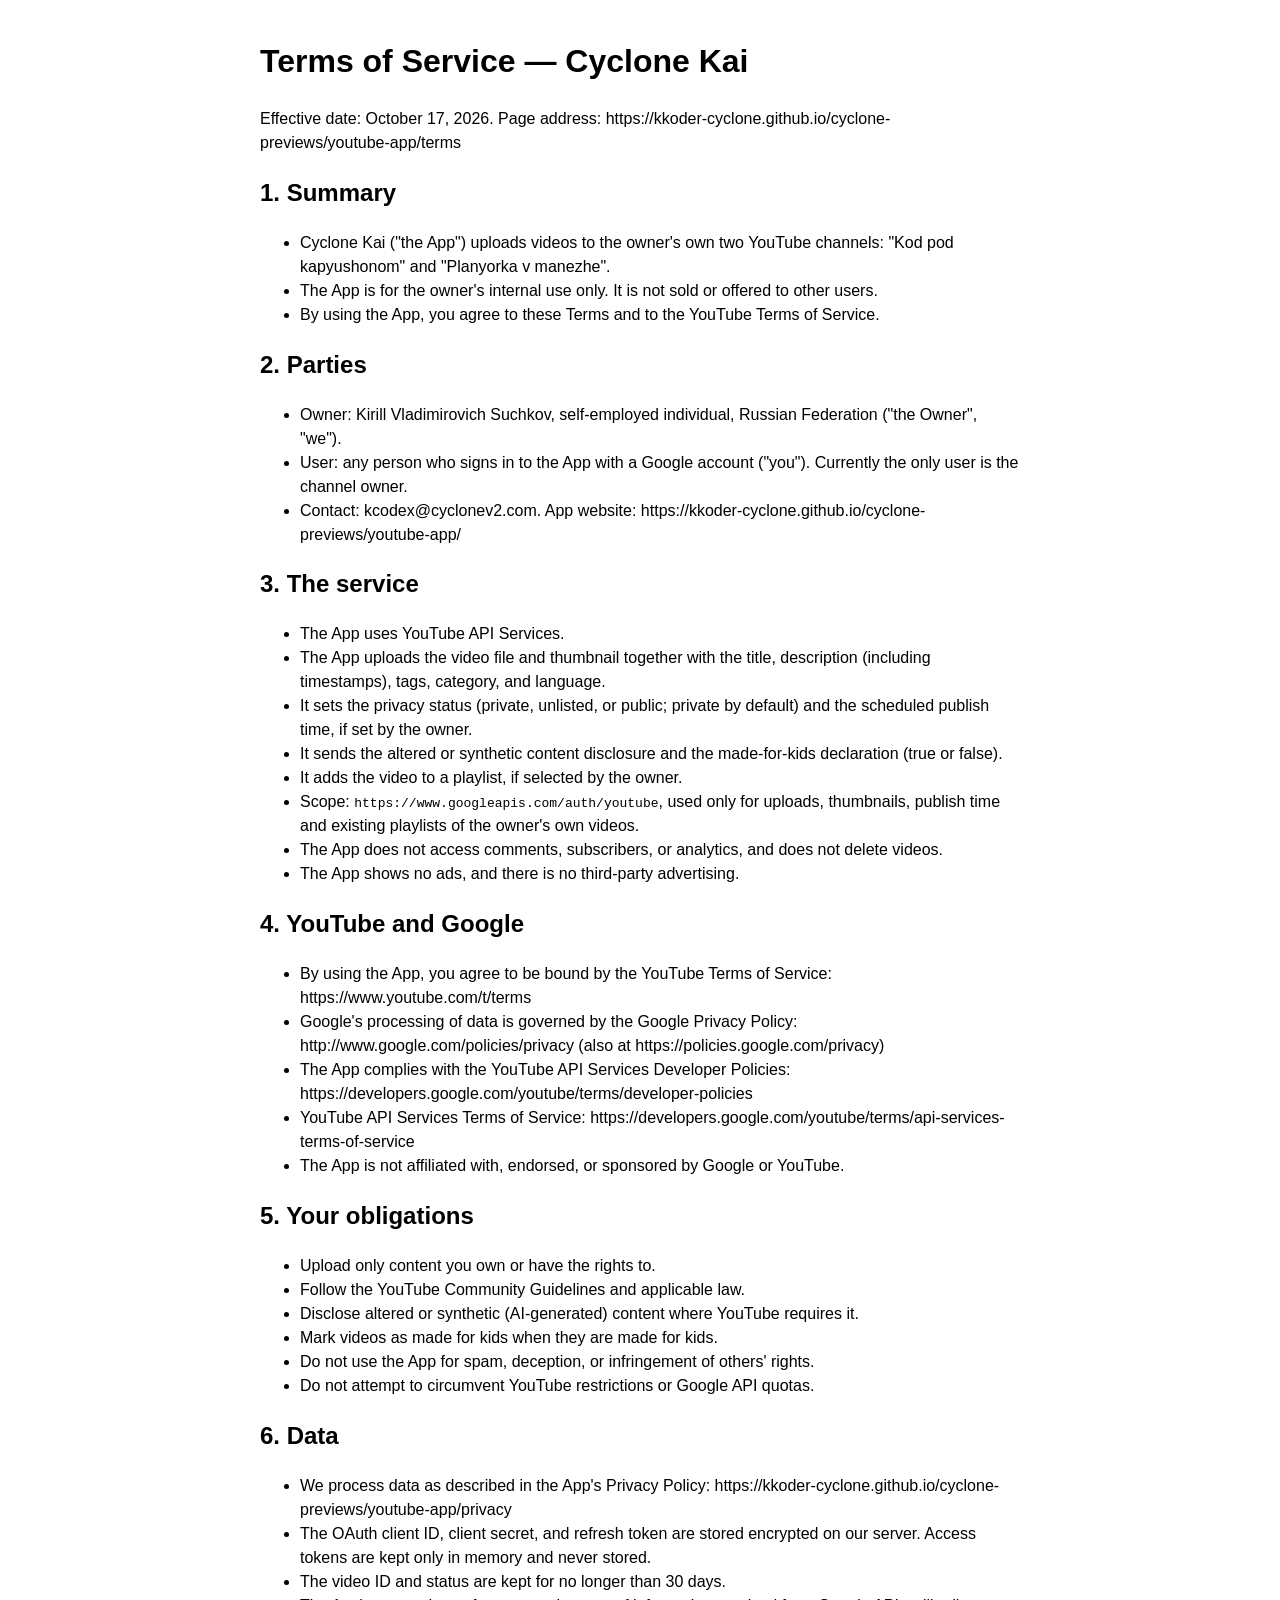
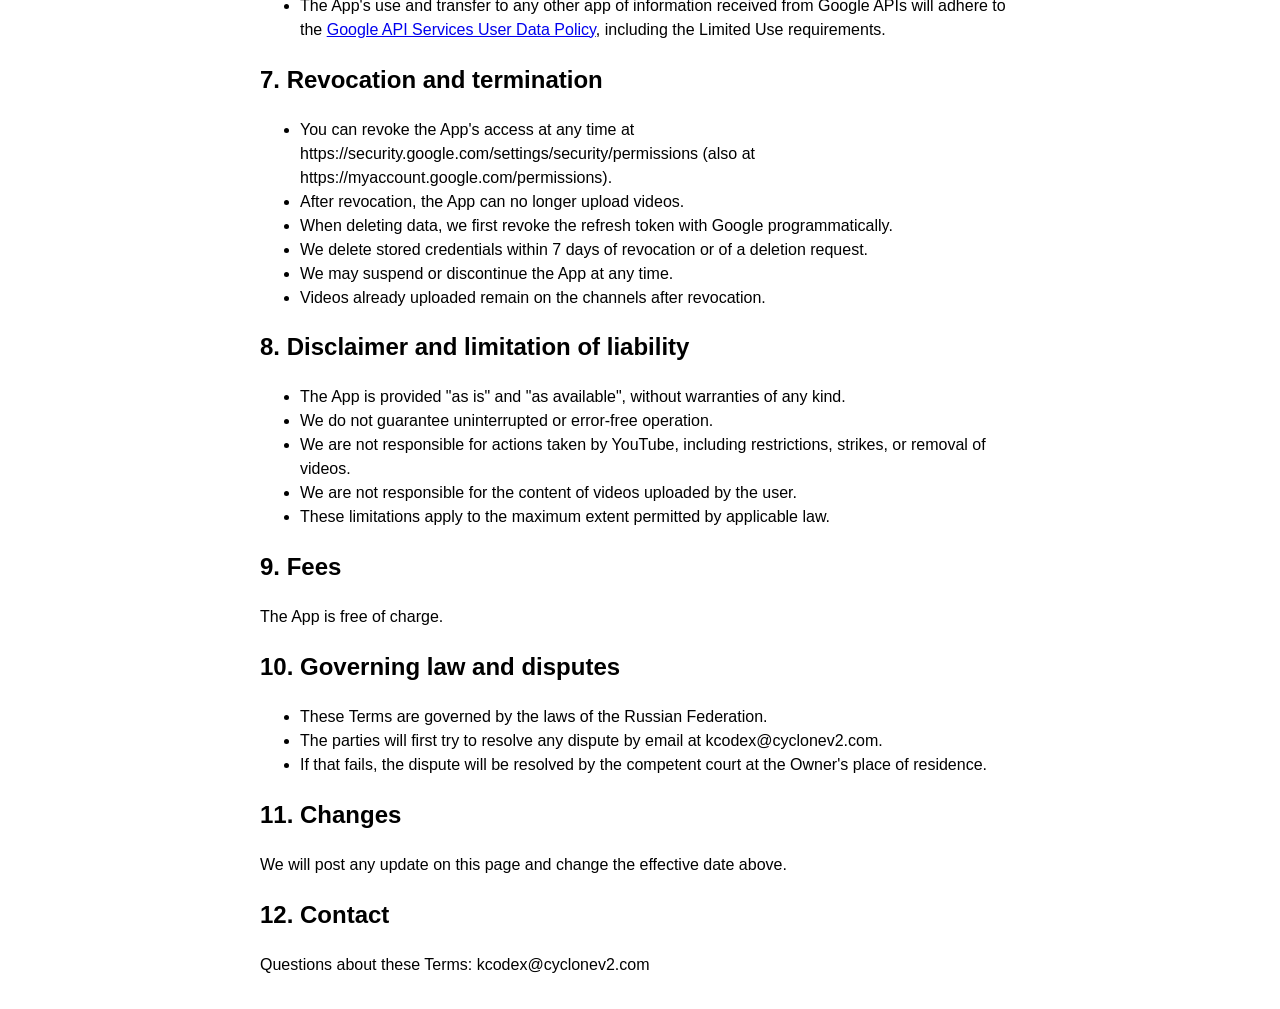
<file: youtube-app/terms-en.html>
<!doctype html><meta charset="utf-8"><meta name="viewport" content="width=device-width"><title>Cyclone Kai</title><body style="max-width:760px;margin:auto;padding:16px;font-family:sans-serif;line-height:1.5"><h1>Terms of Service — Cyclone Kai</h1>
<p>Effective date: October 17, 2026.
Page address: https://kkoder-cyclone.github.io/cyclone-previews/youtube-app/terms</p>
<h2>1. Summary</h2>
<ul>
<li>Cyclone Kai ("the App") uploads videos to the owner's own two YouTube channels: "Kod pod kapyushonom" and "Planyorka v manezhe".</li>
<li>The App is for the owner's internal use only. It is not sold or offered to other users.</li>
<li>By using the App, you agree to these Terms and to the YouTube Terms of Service.</li>
</ul>
<h2>2. Parties</h2>
<ul>
<li>Owner: Kirill Vladimirovich Suchkov, self-employed individual, Russian Federation ("the Owner", "we").</li>
<li>User: any person who signs in to the App with a Google account ("you"). Currently the only user is the channel owner.</li>
<li>Contact: kcodex@cyclonev2.com. App website: https://kkoder-cyclone.github.io/cyclone-previews/youtube-app/</li>
</ul>
<h2>3. The service</h2>
<ul>
<li>The App uses YouTube API Services.</li>
<li>The App uploads the video file and thumbnail together with the title, description (including timestamps), tags, category, and language.</li>
<li>It sets the privacy status (private, unlisted, or public; private by default) and the scheduled publish time, if set by the owner.</li>
<li>It sends the altered or synthetic content disclosure and the made-for-kids declaration (true or false).</li>
<li>It adds the video to a playlist, if selected by the owner.</li>
<li>Scope: <code>https://www.googleapis.com/auth/youtube</code>, used only for uploads, thumbnails, publish time and existing playlists of the owner's own videos.</li>
<li>The App does not access comments, subscribers, or analytics, and does not delete videos.</li>
<li>The App shows no ads, and there is no third-party advertising.</li>
</ul>
<h2>4. YouTube and Google</h2>
<ul>
<li>By using the App, you agree to be bound by the YouTube Terms of Service: https://www.youtube.com/t/terms</li>
<li>Google's processing of data is governed by the Google Privacy Policy: http://www.google.com/policies/privacy (also at https://policies.google.com/privacy)</li>
<li>The App complies with the YouTube API Services Developer Policies: https://developers.google.com/youtube/terms/developer-policies</li>
<li>YouTube API Services Terms of Service: https://developers.google.com/youtube/terms/api-services-terms-of-service</li>
<li>The App is not affiliated with, endorsed, or sponsored by Google or YouTube.</li>
</ul>
<h2>5. Your obligations</h2>
<ul>
<li>Upload only content you own or have the rights to.</li>
<li>Follow the YouTube Community Guidelines and applicable law.</li>
<li>Disclose altered or synthetic (AI-generated) content where YouTube requires it.</li>
<li>Mark videos as made for kids when they are made for kids.</li>
<li>Do not use the App for spam, deception, or infringement of others' rights.</li>
<li>Do not attempt to circumvent YouTube restrictions or Google API quotas.</li>
</ul>
<h2>6. Data</h2>
<ul>
<li>We process data as described in the App's Privacy Policy: https://kkoder-cyclone.github.io/cyclone-previews/youtube-app/privacy</li>
<li>The OAuth client ID, client secret, and refresh token are stored encrypted on our server. Access tokens are kept only in memory and never stored.</li>
<li>The video ID and status are kept for no longer than 30 days.</li>
<li>The App's use and transfer to any other app of information received from Google APIs will adhere to the <a href="https://developers.google.com/terms/api-services-user-data-policy">Google API Services User Data Policy</a>, including the Limited Use requirements.</li>
</ul>
<h2>7. Revocation and termination</h2>
<ul>
<li>You can revoke the App's access at any time at https://security.google.com/settings/security/permissions (also at https://myaccount.google.com/permissions).</li>
<li>After revocation, the App can no longer upload videos.</li>
<li>When deleting data, we first revoke the refresh token with Google programmatically.</li>
<li>We delete stored credentials within 7 days of revocation or of a deletion request.</li>
<li>We may suspend or discontinue the App at any time.</li>
<li>Videos already uploaded remain on the channels after revocation.</li>
</ul>
<h2>8. Disclaimer and limitation of liability</h2>
<ul>
<li>The App is provided "as is" and "as available", without warranties of any kind.</li>
<li>We do not guarantee uninterrupted or error-free operation.</li>
<li>We are not responsible for actions taken by YouTube, including restrictions, strikes, or removal of videos.</li>
<li>We are not responsible for the content of videos uploaded by the user.</li>
<li>These limitations apply to the maximum extent permitted by applicable law.</li>
</ul>
<h2>9. Fees</h2>
<p>The App is free of charge.</p>
<h2>10. Governing law and disputes</h2>
<ul>
<li>These Terms are governed by the laws of the Russian Federation.</li>
<li>The parties will first try to resolve any dispute by email at kcodex@cyclonev2.com.</li>
<li>If that fails, the dispute will be resolved by the competent court at the Owner's place of residence.</li>
</ul>
<h2>11. Changes</h2>
<p>We will post any update on this page and change the effective date above.</p>
<h2>12. Contact</h2>
<p>Questions about these Terms: kcodex@cyclonev2.com</p></body>
</file>
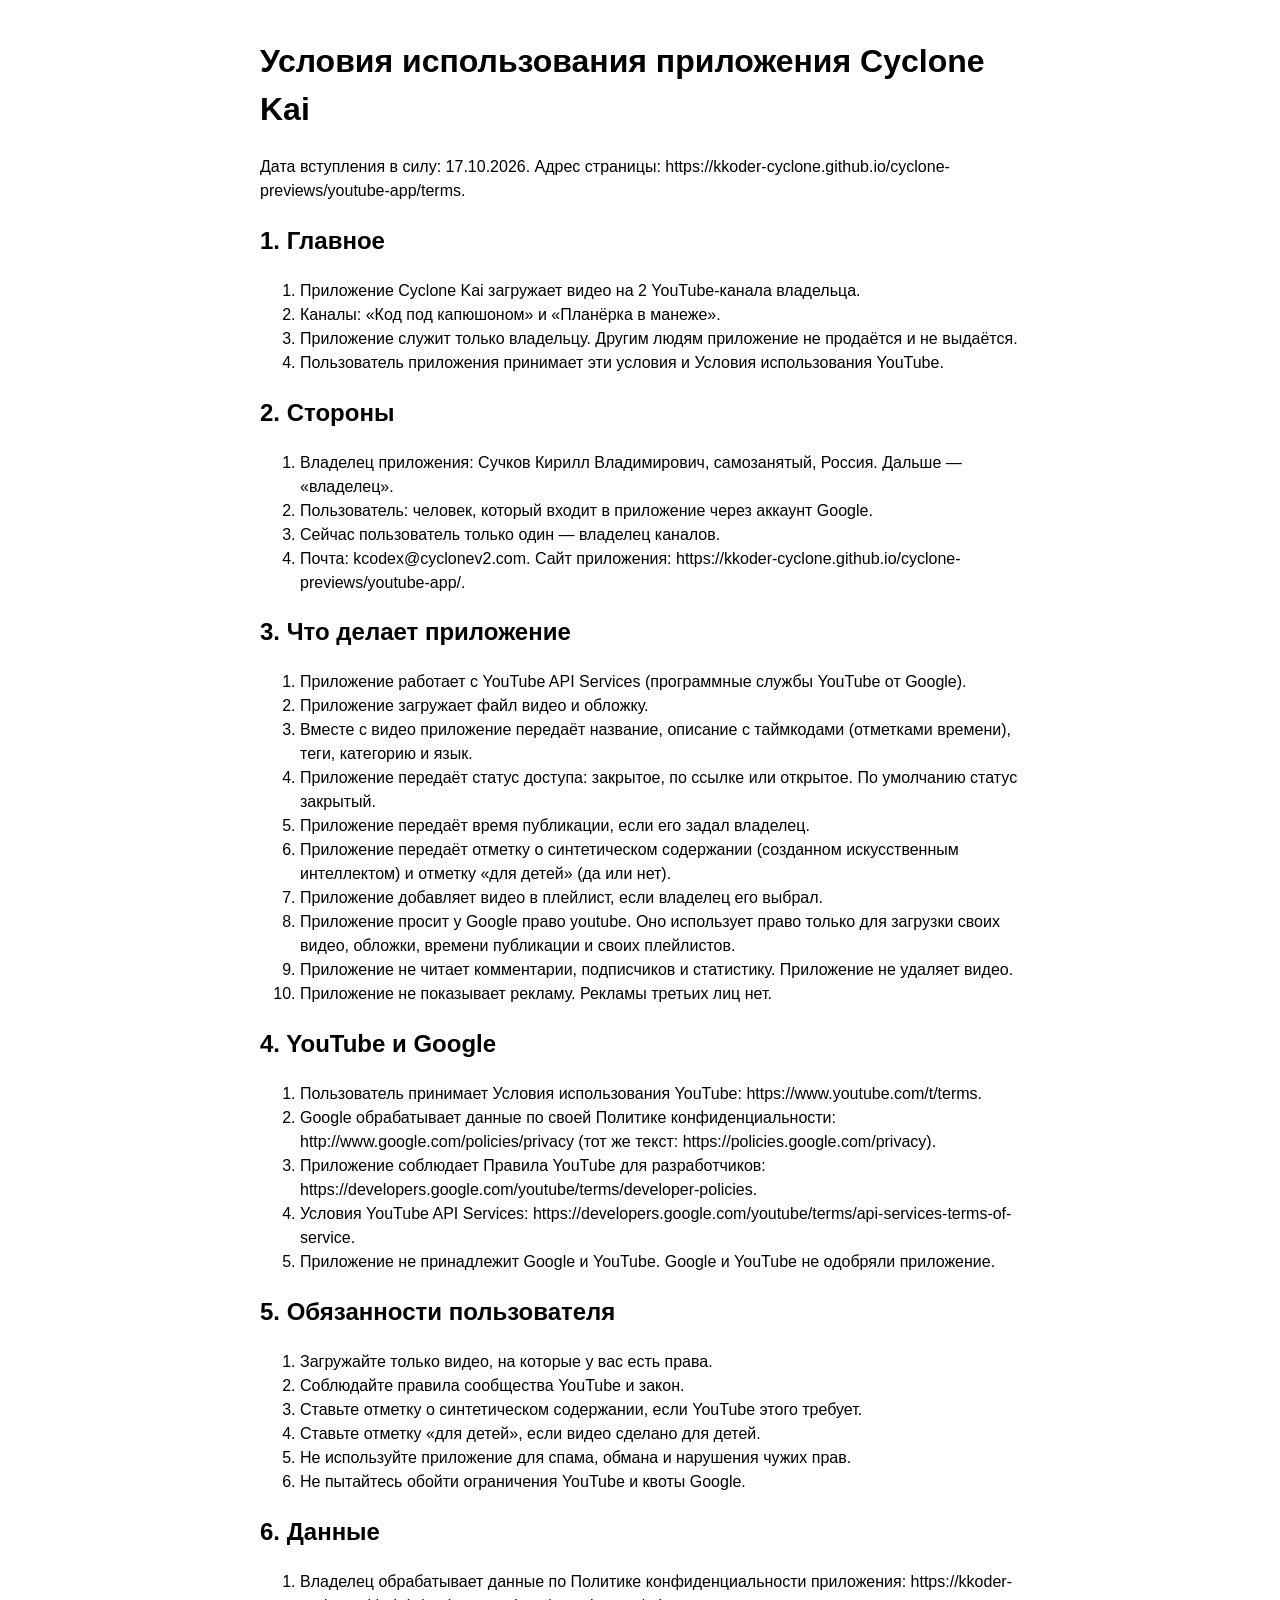
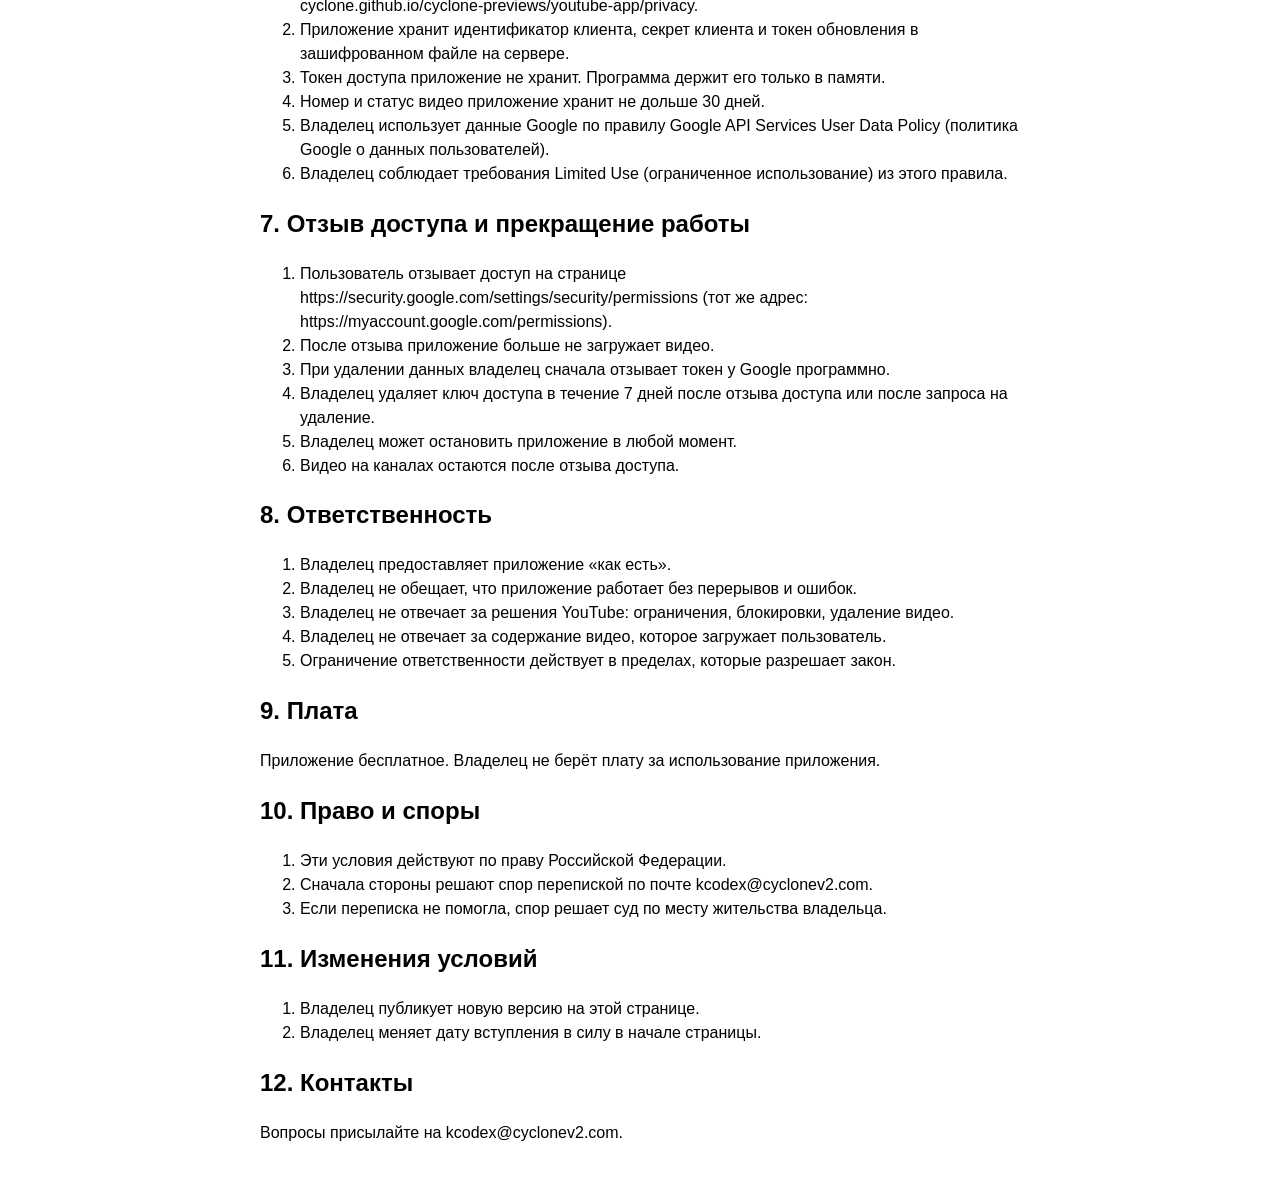
<file: youtube-app/terms.html>
<!doctype html><meta charset="utf-8"><meta name="viewport" content="width=device-width"><title>Cyclone Kai</title><body style="max-width:760px;margin:auto;padding:16px;font-family:sans-serif;line-height:1.5"><h1>Условия использования приложения Cyclone Kai</h1>
<p>Дата вступления в силу: 17.10.2026.
Адрес страницы: https://kkoder-cyclone.github.io/cyclone-previews/youtube-app/terms.</p>
<h2>1. Главное</h2>
<ol>
<li>Приложение Cyclone Kai загружает видео на 2 YouTube-канала владельца.</li>
<li>Каналы: «Код под капюшоном» и «Планёрка в манеже».</li>
<li>Приложение служит только владельцу. Другим людям приложение не продаётся и не выдаётся.</li>
<li>Пользователь приложения принимает эти условия и Условия использования YouTube.</li>
</ol>
<h2>2. Стороны</h2>
<ol>
<li>Владелец приложения: Сучков Кирилл Владимирович, самозанятый, Россия. Дальше — «владелец».</li>
<li>Пользователь: человек, который входит в приложение через аккаунт Google.</li>
<li>Сейчас пользователь только один — владелец каналов.</li>
<li>Почта: kcodex@cyclonev2.com. Сайт приложения: https://kkoder-cyclone.github.io/cyclone-previews/youtube-app/.</li>
</ol>
<h2>3. Что делает приложение</h2>
<ol>
<li>Приложение работает с YouTube API Services (программные службы YouTube от Google).</li>
<li>Приложение загружает файл видео и обложку.</li>
<li>Вместе с видео приложение передаёт название, описание с таймкодами (отметками времени), теги, категорию и язык.</li>
<li>Приложение передаёт статус доступа: закрытое, по ссылке или открытое. По умолчанию статус закрытый.</li>
<li>Приложение передаёт время публикации, если его задал владелец.</li>
<li>Приложение передаёт отметку о синтетическом содержании (созданном искусственным интеллектом) и отметку «для детей» (да или нет).</li>
<li>Приложение добавляет видео в плейлист, если владелец его выбрал.</li>
<li>Приложение просит у Google право youtube. Оно использует право только для загрузки своих видео, обложки, времени публикации и своих плейлистов.</li>
<li>Приложение не читает комментарии, подписчиков и статистику. Приложение не удаляет видео.</li>
<li>Приложение не показывает рекламу. Рекламы третьих лиц нет.</li>
</ol>
<h2>4. YouTube и Google</h2>
<ol>
<li>Пользователь принимает Условия использования YouTube: https://www.youtube.com/t/terms.</li>
<li>Google обрабатывает данные по своей Политике конфиденциальности: http://www.google.com/policies/privacy (тот же текст: https://policies.google.com/privacy).</li>
<li>Приложение соблюдает Правила YouTube для разработчиков: https://developers.google.com/youtube/terms/developer-policies.</li>
<li>Условия YouTube API Services: https://developers.google.com/youtube/terms/api-services-terms-of-service.</li>
<li>Приложение не принадлежит Google и YouTube. Google и YouTube не одобряли приложение.</li>
</ol>
<h2>5. Обязанности пользователя</h2>
<ol>
<li>Загружайте только видео, на которые у вас есть права.</li>
<li>Соблюдайте правила сообщества YouTube и закон.</li>
<li>Ставьте отметку о синтетическом содержании, если YouTube этого требует.</li>
<li>Ставьте отметку «для детей», если видео сделано для детей.</li>
<li>Не используйте приложение для спама, обмана и нарушения чужих прав.</li>
<li>Не пытайтесь обойти ограничения YouTube и квоты Google.</li>
</ol>
<h2>6. Данные</h2>
<ol>
<li>Владелец обрабатывает данные по Политике конфиденциальности приложения: https://kkoder-cyclone.github.io/cyclone-previews/youtube-app/privacy.</li>
<li>Приложение хранит идентификатор клиента, секрет клиента и токен обновления в зашифрованном файле на сервере.</li>
<li>Токен доступа приложение не хранит. Программа держит его только в памяти.</li>
<li>Номер и статус видео приложение хранит не дольше 30 дней.</li>
<li>Владелец использует данные Google по правилу Google API Services User Data Policy (политика Google о данных пользователей).</li>
<li>Владелец соблюдает требования Limited Use (ограниченное использование) из этого правила.</li>
</ol>
<h2>7. Отзыв доступа и прекращение работы</h2>
<ol>
<li>Пользователь отзывает доступ на странице https://security.google.com/settings/security/permissions (тот же адрес: https://myaccount.google.com/permissions).</li>
<li>После отзыва приложение больше не загружает видео.</li>
<li>При удалении данных владелец сначала отзывает токен у Google программно.</li>
<li>Владелец удаляет ключ доступа в течение 7 дней после отзыва доступа или после запроса на удаление.</li>
<li>Владелец может остановить приложение в любой момент.</li>
<li>Видео на каналах остаются после отзыва доступа.</li>
</ol>
<h2>8. Ответственность</h2>
<ol>
<li>Владелец предоставляет приложение «как есть».</li>
<li>Владелец не обещает, что приложение работает без перерывов и ошибок.</li>
<li>Владелец не отвечает за решения YouTube: ограничения, блокировки, удаление видео.</li>
<li>Владелец не отвечает за содержание видео, которое загружает пользователь.</li>
<li>Ограничение ответственности действует в пределах, которые разрешает закон.</li>
</ol>
<h2>9. Плата</h2>
<p>Приложение бесплатное. Владелец не берёт плату за использование приложения.</p>
<h2>10. Право и споры</h2>
<ol>
<li>Эти условия действуют по праву Российской Федерации.</li>
<li>Сначала стороны решают спор перепиской по почте kcodex@cyclonev2.com.</li>
<li>Если переписка не помогла, спор решает суд по месту жительства владельца.</li>
</ol>
<h2>11. Изменения условий</h2>
<ol>
<li>Владелец публикует новую версию на этой странице.</li>
<li>Владелец меняет дату вступления в силу в начале страницы.</li>
</ol>
<h2>12. Контакты</h2>
<p>Вопросы присылайте на kcodex@cyclonev2.com.</p></body>
</file>
<file: motion-studio/studio/css/fonts.css>
/* GENERATED by tools/build-studio.mjs — шрифты OFL: studio/fonts/OFL-*.txt */
@font-face { font-family: 'Unbounded'; font-style: normal; font-weight: 200 900; font-display: swap;
  src: url([data-uri]) format('woff2'); }
@font-face { font-family: 'Manrope'; font-style: normal; font-weight: 200 800; font-display: swap;
  src: url([data-uri]) format('woff2'); }
</file>
<file: motion-studio/studio/css/studio.css>
/* Студия движения — стиль по брендбуку команды: светлое бирюзовое небо, матовое стекло,
   циановый неон #2BDFF9, обводка #7FEAFF, глубокий тон #0A6C7A. Шрифты Unbounded и Manrope (OFL). */
:root {
  --sky1: #dff8fb; --sky2: #bfeef5; --sky3: #a7e3ef;
  --ink: #0b3540; --ink2: #3d6670; --muted: #5f8790;
  --cyan: #2BDFF9; --neon: #7FEAFF; --deep: #0A6C7A; --coral: #ff6b4a;
  --glass: rgba(255, 255, 255, 0.56); --glass2: rgba(255, 255, 255, 0.78);
  --line: rgba(10, 108, 122, 0.18); --glow: 0 0 0 1px rgba(127, 234, 255, 0.85), 0 0 18px rgba(43, 223, 249, 0.35);
  --r: 16px; --gap: 12px;
  --tl-label: 168px;
}
* { box-sizing: border-box; }
[hidden] { display: none !important; }
html, body { margin: 0; height: 100%; }
body {
  font: 14px/1.4 'Manrope', system-ui, sans-serif; color: var(--ink);
  background:
    radial-gradient(1200px 500px at 15% -10%, rgba(255,255,255,0.95), transparent 60%),
    radial-gradient(900px 420px at 95% 10%, rgba(255,255,255,0.7), transparent 60%),
    radial-gradient(700px 300px at 50% 105%, rgba(127,234,255,0.35), transparent 70%),
    linear-gradient(180deg, var(--sky1), var(--sky2) 55%, var(--sky3));
  background-attachment: fixed;
  overflow-x: hidden;
  -webkit-tap-highlight-color: transparent;
}
h1, h2, h3 { font-family: 'Unbounded', 'Manrope', sans-serif; font-weight: 600; margin: 0; letter-spacing: 0.01em; }
button, input, select, textarea { font: inherit; color: inherit; }
.cy-ic { width: 20px; height: 20px; flex: none; vertical-align: -0.25em; overflow: visible; }
.cy-ic.s16 { width: 16px; height: 16px; }
.cy-mono .cy-duo { display: none; }

.glass {
  background: var(--glass); border: 1px solid rgba(255,255,255,0.75);
  box-shadow: 0 8px 30px rgba(10, 108, 122, 0.12), inset 0 1px 0 rgba(255,255,255,0.9);
  -webkit-backdrop-filter: blur(16px) saturate(1.3); backdrop-filter: blur(16px) saturate(1.3);
  border-radius: var(--r);
}

/* ---------- layout ---------- */
.app { display: grid; gap: var(--gap); padding: var(--gap); max-width: 1680px; margin: 0 auto;
  grid-template-columns: minmax(0, 1fr) 380px;
  grid-template-areas: "top top" "stage side" "tl side"; }
.top { grid-area: top; display: flex; align-items: center; gap: 12px; padding: 10px 14px; min-width: 0; }
.brand { display: flex; align-items: center; gap: 10px; min-width: 0; }
.brand .logo { width: 34px; height: 34px; border-radius: 10px; display: grid; place-items: center; color: var(--deep);
  background: linear-gradient(135deg, #fff, #c9f6fd); box-shadow: var(--glow); }
.brand .logo .cy-ic { width: 22px; height: 22px; }
.brand h1 { font-size: 16px; white-space: nowrap; }
.brand .sub { font-size: 12px; color: var(--muted); white-space: nowrap; overflow: hidden; text-overflow: ellipsis; }
.top .spacer { flex: 1; }
.top .group { display: flex; gap: 6px; align-items: center; }

.stage { grid-area: stage; padding: 10px; display: flex; flex-direction: column; gap: 10px; min-width: 0; }
.viewport { position: relative; width: 100%; aspect-ratio: 16 / 9; border-radius: 12px; overflow: hidden;
  background: #bfeef5; box-shadow: inset 0 0 0 1px rgba(127,234,255,0.9), 0 0 24px rgba(43,223,249,0.25); }
#world3d { position: absolute; inset: 0; width: 100%; height: 100%; display: block; outline: none; touch-action: none; }
#overlay { position: absolute; inset: 0; width: 100%; height: 100%; pointer-events: none; overflow: hidden; }
#overlay .path { fill: none; stroke: var(--cyan); stroke-width: 3; stroke-linecap: round; stroke-linejoin: round;
  filter: drop-shadow(0 0 4px rgba(43,223,249,0.9)); opacity: 0.9; }
#overlay .path.trail { stroke: #fff; stroke-width: 1.5; stroke-dasharray: 4 6; opacity: 0.8; filter: none; }
#overlay .handle { pointer-events: all; cursor: grab; fill: #fff; stroke: var(--deep); stroke-width: 2.5; touch-action: none; }
#overlay .handle:hover, #overlay .handle.drag { fill: var(--neon); stroke: var(--deep); }
#overlay .hit { pointer-events: all; fill: transparent; cursor: grab; touch-action: none; }
#overlay .tag { font: 600 11px 'Manrope', sans-serif; fill: var(--ink); paint-order: stroke; stroke: rgba(255,255,255,0.9); stroke-width: 3px; }
.vp-badge { position: absolute; left: 10px; top: 10px; padding: 4px 10px; border-radius: 999px; font-size: 12px; font-weight: 600;
  background: rgba(255,255,255,0.8); color: var(--deep); box-shadow: var(--glow); pointer-events: none; }
.vp-badge.rec { color: #fff; background: #e2483a; box-shadow: 0 0 0 1px #ffb3a8, 0 0 14px rgba(226,72,58,0.6); }
.loading { position: absolute; inset: 0; display: grid; place-items: center; background: linear-gradient(180deg, #e6fbfe, #bfeef5);
  color: var(--deep); font-weight: 600; gap: 10px; }
.loading .bar { width: min(240px, 60%); height: 6px; border-radius: 6px; background: rgba(10,108,122,0.15); overflow: hidden; }
.loading .bar i { display: block; height: 100%; width: 30%; background: var(--cyan); box-shadow: 0 0 10px var(--cyan); animation: ld 1.1s ease-in-out infinite; }
@keyframes ld { 0% { transform: translateX(-100%); } 100% { transform: translateX(330%); } }

.transport { display: flex; align-items: center; gap: 8px; flex-wrap: wrap; min-width: 0; }
.time { font: 600 13px 'Unbounded', sans-serif; color: var(--deep); min-width: 120px; font-variant-numeric: tabular-nums; }
.transport .spacer { flex: 1; }

/* ---------- buttons ---------- */
.btn { display: inline-flex; align-items: center; gap: 6px; height: 36px; padding: 0 12px; border-radius: 11px; cursor: pointer;
  border: 1px solid rgba(10,108,122,0.18); background: rgba(255,255,255,0.75); color: var(--ink); font-weight: 600; font-size: 13px;
  transition: box-shadow .15s, background .15s, transform .05s; white-space: nowrap; }
.btn:hover { box-shadow: var(--glow); background: #fff; }
.btn:active { transform: translateY(1px); }
.btn:focus-visible { outline: 2px solid var(--cyan); outline-offset: 2px; }
.btn[disabled] { opacity: 0.45; cursor: default; box-shadow: none; }
.btn.primary { background: linear-gradient(135deg, #2BDFF9, #18b9d4); border-color: #7FEAFF; color: #053340;
  box-shadow: 0 0 0 1px rgba(127,234,255,0.9), 0 0 16px rgba(43,223,249,0.55); }
.btn.primary:hover { background: linear-gradient(135deg, #5fe8fb, #2BDFF9); }
.btn.rec { color: #b8321f; }
.btn.rec.on { background: #e2483a; color: #fff; border-color: #ffb3a8; }
.btn.icon { width: 36px; padding: 0; justify-content: center; }
.seg { display: inline-flex; padding: 3px; border-radius: 12px; background: rgba(255,255,255,0.55); border: 1px solid rgba(10,108,122,0.14); gap: 2px; }
.seg button { height: 30px; padding: 0 10px; border: 0; border-radius: 9px; background: transparent; cursor: pointer; font-weight: 600; font-size: 12.5px;
  color: var(--ink2); display: inline-flex; gap: 6px; align-items: center; white-space: nowrap; }
.seg button.on { background: #fff; color: var(--deep); box-shadow: var(--glow); }

/* ---------- side panel ---------- */
.side { grid-area: side; display: flex; flex-direction: column; min-width: 0; min-height: 0; padding: 10px; gap: 10px; }
.tabs { display: flex; gap: 4px; }
.tabs .seg { width: 100%; }
.tabs .seg button { flex: 1; justify-content: center; }
.pane { display: none; flex-direction: column; gap: 10px; min-height: 0; overflow: auto; }
.pane.on { display: flex; }
.hint { font-size: 12.5px; color: var(--ink2); background: rgba(255,255,255,0.55); border-radius: 10px; padding: 8px 10px; border: 1px dashed rgba(10,108,122,0.25); }
textarea.prompt { width: 100%; min-height: 170px; resize: vertical; border-radius: 12px; border: 1px solid rgba(10,108,122,0.2);
  background: rgba(255,255,255,0.85); padding: 10px; font: 12.5px/1.45 ui-monospace, 'SFMono-Regular', Menlo, monospace; color: var(--ink); }
textarea.prompt:focus, input:focus, select:focus { outline: none; box-shadow: var(--glow); }
.row { display: flex; gap: 8px; align-items: center; flex-wrap: wrap; }
.results { list-style: none; margin: 0; padding: 0; display: flex; flex-direction: column; gap: 4px; font-size: 12.5px; }
.results li { display: flex; gap: 6px; align-items: flex-start; padding: 6px 8px; border-radius: 9px; background: rgba(255,255,255,0.6); }
.results li.ok .cy-ic { color: #129e6a; }
.results li.err .cy-ic { color: #d2412f; }
.results li span { min-width: 0; overflow-wrap: anywhere; }
details.ref { font-size: 12.5px; background: rgba(255,255,255,0.5); border-radius: 10px; padding: 6px 10px; }
details.ref summary { cursor: pointer; font-weight: 600; color: var(--deep); }
details.ref code { font-size: 11.5px; background: rgba(43,223,249,0.14); padding: 1px 4px; border-radius: 5px; overflow-wrap: anywhere; }
details.ref li { margin: 4px 0; }
.card { background: rgba(255,255,255,0.62); border-radius: 12px; padding: 10px; display: flex; flex-direction: column; gap: 8px; border: 1px solid rgba(255,255,255,0.8); }
.card h3 { font-size: 12.5px; color: var(--deep); display: flex; align-items: center; gap: 6px; }
.field { display: grid; grid-template-columns: 1fr 120px 54px; gap: 8px; align-items: center; font-size: 12.5px; }
.field label { color: var(--ink2); overflow: hidden; text-overflow: ellipsis; white-space: nowrap; }
.field input[type=range] { width: 100%; accent-color: #18b9d4; }
.field output { text-align: right; font-variant-numeric: tabular-nums; font-weight: 600; }
.field input[type=number], select.inp { width: 100%; height: 30px; border-radius: 8px; border: 1px solid rgba(10,108,122,0.2); background: #fff; padding: 0 6px; }
.field.wide { grid-template-columns: 1fr 174px; }
.list { display: flex; flex-direction: column; gap: 4px; }
.list button { text-align: left; display: flex; gap: 8px; align-items: center; padding: 7px 9px; border-radius: 9px; border: 1px solid transparent;
  background: rgba(255,255,255,0.55); cursor: pointer; font-size: 12.5px; }
.list button.on { border-color: var(--neon); box-shadow: var(--glow); background: #fff; }
.list .dot { width: 10px; height: 10px; border-radius: 50%; flex: none; box-shadow: 0 0 0 2px #fff; }
.list small { color: var(--muted); margin-left: auto; }

/* ---------- timeline ---------- */
.tl { grid-area: tl; padding: 10px; min-width: 0; display: flex; flex-direction: column; gap: 8px; }
.tl-head { display: flex; align-items: center; gap: 8px; flex-wrap: wrap; }
.tl-head h2 { font-size: 13px; color: var(--deep); display: flex; gap: 6px; align-items: center; }
.tl-head .hint { padding: 4px 8px; flex: 1; min-width: 180px; }
.tl-body { position: relative; overflow-x: auto; overflow-y: hidden; border-radius: 10px; background: rgba(255,255,255,0.45); touch-action: pan-y; }
.tl-grid { position: relative; min-width: 100%; }
.tl-ruler, .tl-row { display: grid; grid-template-columns: var(--tl-label) 1fr; }
.tl-ruler { height: 26px; border-bottom: 1px solid var(--line); }
.tl-row { height: 34px; border-bottom: 1px solid var(--line); }
.tl-row:last-child { border-bottom: 0; }
.tl-label { position: sticky; left: 0; z-index: 3; display: flex; align-items: center; gap: 6px; padding: 0 8px; font-size: 12px; font-weight: 600;
  background: rgba(240, 252, 254, 0.96); border-right: 1px solid var(--line); white-space: nowrap; overflow: hidden; text-overflow: ellipsis; }
.tl-label .nm { display: flex; flex-direction: column; min-width: 0; line-height: 1.15; }
.tl-label .nm b { font-weight: 700; overflow: hidden; text-overflow: ellipsis; }
.tl-label .nm b .short { display: none; }
.tl-label .nm small { font-weight: 500; color: var(--muted); font-size: 10.5px; }
.tl-label .dot { width: 9px; height: 9px; border-radius: 50%; flex: none; }
.tl-track { position: relative; touch-action: none; }
.tl-ruler .tl-track { cursor: pointer; }
.tick { position: absolute; top: 0; bottom: 0; border-left: 1px solid rgba(10,108,122,0.22); font-size: 10.5px; color: var(--muted); padding: 5px 0 0 3px; pointer-events: none; }
.tick.minor { border-left-color: rgba(10,108,122,0.1); }
.key { position: absolute; top: 50%; width: 14px; height: 14px; margin: -7px 0 0 -7px; transform: rotate(45deg); border-radius: 3px; cursor: grab; touch-action: none;
  background: #fff; border: 2px solid var(--deep); z-index: 2; }
.key::after { content: ""; position: absolute; inset: -10px; }
.key.sel, .key:hover { background: var(--cyan); box-shadow: 0 0 10px rgba(43,223,249,0.9); }
.shot { position: absolute; top: 5px; bottom: 5px; border-radius: 8px; padding: 0 8px; display: flex; align-items: center; gap: 4px; font-size: 11.5px; font-weight: 600;
  overflow: hidden; white-space: nowrap; cursor: grab; touch-action: none; border: 1px solid rgba(10,108,122,0.25); color: var(--ink); z-index: 1; }
.shot.follow { background: linear-gradient(180deg, rgba(43,223,249,0.42), rgba(43,223,249,0.24)); }
.shot.static { background: linear-gradient(180deg, rgba(255,214,140,0.6), rgba(255,214,140,0.35)); }
.shot.flyby { background: linear-gradient(180deg, rgba(164,123,255,0.4), rgba(164,123,255,0.22)); }
.shot.sel { box-shadow: var(--glow); border-color: var(--neon); }
.speedline { position: absolute; inset: 4px 0; pointer-events: none; }
.speedline path { fill: rgba(43,223,249,0.16); stroke: rgba(10,108,122,0.55); stroke-width: 1.2; vector-effect: non-scaling-stroke; }
.playhead { position: absolute; top: 0; bottom: 0; width: 2px; margin-left: -1px; background: var(--coral); z-index: 4; pointer-events: none;
  box-shadow: 0 0 8px rgba(255,107,74,0.8); }
.playhead::before { content: ""; position: absolute; top: 0; left: -6px; width: 14px; height: 12px; background: var(--coral); border-radius: 3px 3px 7px 7px; }

.lbl-short { display: none; }
.foot { grid-column: 1 / -1; font-size: 11.5px; color: var(--muted); text-align: center; padding: 2px 0 8px; }
.foot a { color: var(--deep); }
.sr { position: absolute; width: 1px; height: 1px; overflow: hidden; clip: rect(0 0 0 0); white-space: nowrap; }

/* ---------- tablets and phones ---------- */
@media (max-width: 1100px) {
  .app { grid-template-columns: minmax(0, 1fr); grid-template-areas: "top" "stage" "tl" "side"; }
  .side { max-height: none; }
}
@media (max-width: 640px) {
  :root { --gap: 8px; --tl-label: 112px; }
  .tl-label .nm b .full { display: none; }
  .tl-label .nm b .short { display: inline; }
  .app { padding: 8px; }
  .top { flex-wrap: wrap; padding: 8px 10px; gap: 8px; }
  .brand .sub { display: none; }
  .brand h1 { font-size: 14px; }
  .top .spacer { display: none; }
  .top .group.view { order: 3; width: 100%; }
  .top .group.view .seg { width: 100%; }
  .top .group.view .seg button { flex: 1; justify-content: center; }
  .stage { padding: 8px; }
  .viewport { aspect-ratio: 4 / 3; }
  .transport { gap: 6px; }
  .transport .btn { height: 38px; padding: 0 10px; }
  .transport .time { order: 5; width: 100%; min-width: 0; text-align: center; }
  .transport .spacer { display: none; }
  .btn .lbl-long { display: none; }
  .btn .lbl-short { display: inline; }
  .tl-head .hint { display: none; }
  .field { grid-template-columns: 1fr 96px 48px; }
  .field.wide { grid-template-columns: 1fr 150px; }
  .tl-row { height: 38px; }
  .key { width: 16px; height: 16px; margin: -8px 0 0 -8px; }
}
@media (prefers-reduced-motion: reduce) { .loading .bar i { animation: none; } * { transition: none !important; } }
</file>
